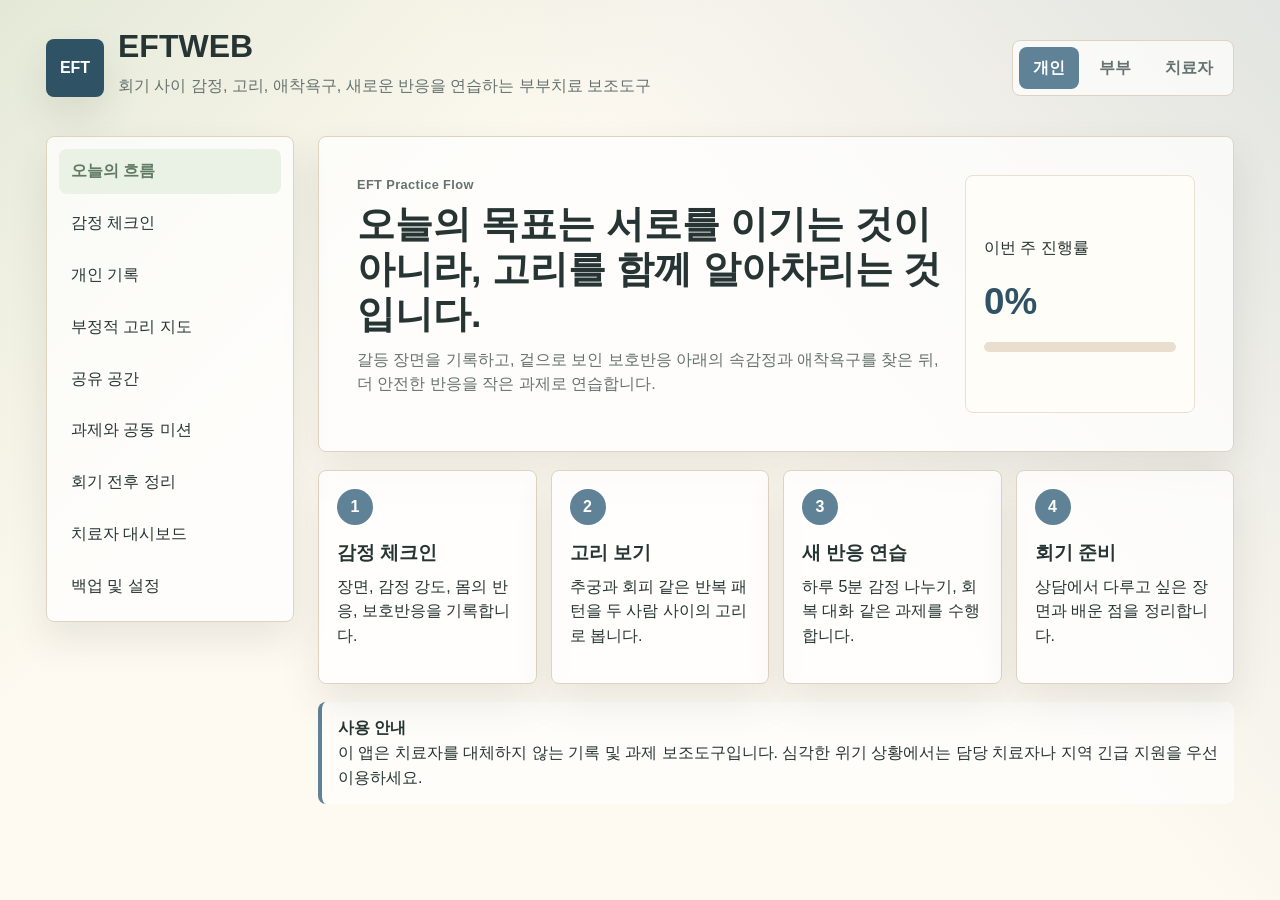
<file: index.html>
<!doctype html>
<html lang="ko">
<head>
  <meta charset="utf-8">
  <meta name="viewport" content="width=device-width, initial-scale=1">
  <title>EFTWEB v1 - 정서중심 부부치료 보조도구</title>
  <link rel="stylesheet" href="style.css">
</head>
<body>
  <header class="topbar">
    <div class="brand">
      <div class="brand-badge" aria-hidden="true">EFT</div>
      <div>
        <h1>EFTWEB</h1>
        <p>회기 사이 감정, 고리, 애착욕구, 새로운 반응을 연습하는 부부치료 보조도구</p>
      </div>
    </div>

    <div class="role-switcher" aria-label="사용자 역할 선택">
      <button class="role-button active" type="button" data-role="personal">개인</button>
      <button class="role-button" type="button" data-role="couple">부부</button>
      <button class="role-button" type="button" data-role="therapist">치료자</button>
    </div>
  </header>

  <main class="layout">
    <nav class="side-nav" aria-label="앱 메뉴">
      <button class="nav-item active" type="button" data-view="home">오늘의 흐름</button>
      <button class="nav-item" type="button" data-view="checkin">감정 체크인</button>
      <button class="nav-item" type="button" data-view="records">개인 기록</button>
      <button class="nav-item" type="button" data-view="cycle">부정적 고리 지도</button>
      <button class="nav-item" type="button" data-view="share">공유 공간</button>
      <button class="nav-item" type="button" data-view="missions">과제와 공동 미션</button>
      <button class="nav-item" type="button" data-view="sessions">회기 전후 정리</button>
      <button class="nav-item" type="button" data-view="dashboard">치료자 대시보드</button>
      <button class="nav-item" type="button" data-view="settings">백업 및 설정</button>
    </nav>

    <section class="workspace">
      <section class="view active" id="home">
        <div class="hero">
          <div>
            <p class="eyebrow">EFT Practice Flow</p>
            <h2>오늘의 목표는 서로를 이기는 것이 아니라, 고리를 함께 알아차리는 것입니다.</h2>
            <p>갈등 장면을 기록하고, 겉으로 보인 보호반응 아래의 속감정과 애착욕구를 찾은 뒤, 더 안전한 반응을 작은 과제로 연습합니다.</p>
          </div>
          <div class="hero-card">
            <span>이번 주 진행률</span>
            <strong id="homeProgress">0%</strong>
            <div class="progress-track"><div id="homeProgressBar"></div></div>
          </div>
        </div>

        <div class="flow-grid">
          <button class="flow-card" type="button" data-jump="checkin">
            <span>1</span>
            <h3>감정 체크인</h3>
            <p>장면, 감정 강도, 몸의 반응, 보호반응을 기록합니다.</p>
          </button>
          <button class="flow-card" type="button" data-jump="cycle">
            <span>2</span>
            <h3>고리 보기</h3>
            <p>추궁과 회피 같은 반복 패턴을 두 사람 사이의 고리로 봅니다.</p>
          </button>
          <button class="flow-card" type="button" data-jump="missions">
            <span>3</span>
            <h3>새 반응 연습</h3>
            <p>하루 5분 감정 나누기, 회복 대화 같은 과제를 수행합니다.</p>
          </button>
          <button class="flow-card" type="button" data-jump="sessions">
            <span>4</span>
            <h3>회기 준비</h3>
            <p>상담에서 다루고 싶은 장면과 배운 점을 정리합니다.</p>
          </button>
        </div>

        <div class="notice compact">
          <strong>사용 안내</strong>
          <p>이 앱은 치료자를 대체하지 않는 기록 및 과제 보조도구입니다. 심각한 위기 상황에서는 담당 치료자나 지역 긴급 지원을 우선 이용하세요.</p>
        </div>
      </section>

      <section class="view" id="checkin">
        <div class="section-head">
          <p class="eyebrow">Emotion Check-in</p>
          <h2>오늘 관계에서 올라온 감정을 단계별로 기록합니다.</h2>
          <p>겉반응을 비난하기보다, 그 반응이 지키려 했던 마음을 찾는 흐름입니다.</p>
        </div>

        <form class="panel step-form" id="checkinForm">
          <div class="step active" data-step="1">
            <h3>1. 장면과 감정</h3>
            <div class="form-grid">
              <label>작성자
                <select name="author" required>
                  <option value="나">나</option>
                  <option value="배우자 A">배우자 A</option>
                  <option value="배우자 B">배우자 B</option>
                </select>
              </label>
              <label>관계 날씨
                <select name="weather">
                  <option>조심스러움</option>
                  <option>가까움</option>
                  <option>거리감</option>
                  <option>긴장감</option>
                  <option>회복 중</option>
                </select>
              </label>
              <label class="span-2">갈등 또는 감정이 움직인 장면
                <textarea name="scene" required placeholder="언제, 어디서, 어떤 말이나 행동 때문에 감정이 커졌나요?"></textarea>
              </label>
              <label>주된 감정
                <input name="emotion" required placeholder="예: 서운함, 외로움, 불안, 수치심">
              </label>
              <label>감정 강도 <output id="intensityLabel">5</output>/10
                <input name="intensity" id="intensityInput" type="range" min="1" max="10" value="5">
              </label>
              <label class="span-2">몸의 반응
                <input name="body" placeholder="예: 가슴이 답답함, 어깨가 굳음, 목이 메임">
              </label>
            </div>
          </div>

          <div class="step" data-step="2">
            <h3>2. 보호반응 아래의 속마음</h3>
            <div class="form-grid">
              <label>겉으로 보인 보호반응
                <select name="protective">
                  <option>따지고 확인했다</option>
                  <option>비난하거나 공격했다</option>
                  <option>설명하고 방어했다</option>
                  <option>침묵하거나 물러났다</option>
                  <option>달래고 맞추려 했다</option>
                  <option>괜찮은 척했다</option>
                </select>
              </label>
              <label>그때의 자동 생각
                <input name="thought" placeholder="예: 또 나는 혼자인가 봐">
              </label>
              <label class="span-2">그 아래의 일차정서
                <textarea name="primary" placeholder="예: 사실은 내가 중요하지 않은 사람처럼 느껴져서 무서웠다"></textarea>
              </label>
              <label class="span-2">배우자에게 바랐던 반응
                <textarea name="need" placeholder="예: 잠깐 멈추고 내 마음을 들어주길 바랐다"></textarea>
              </label>
            </div>
          </div>

          <div class="step" data-step="3">
            <h3>3. 새롭게 시도할 반응</h3>
            <div class="form-grid">
              <label class="span-2">다음번에 시도할 더 안전한 표현
                <textarea name="newResponse" placeholder="예: 당신 탓이라고 말하기보다, 지금 내가 멀어진 느낌이 들어 불안하다고 말해보기"></textarea>
              </label>
              <fieldset class="share-box span-2">
                <legend>공유 범위</legend>
                <label><input type="checkbox" name="sharePartner"> 배우자와 공유</label>
                <label><input type="checkbox" name="shareTherapist"> 치료자와 공유</label>
              </fieldset>
              <p class="share-note span-2">공유는 나중에 개인 기록 화면에서 언제든 변경할 수 있습니다.</p>
            </div>
          </div>

          <div class="form-actions">
            <button class="secondary-button" id="prevStep" type="button">이전</button>
            <button class="secondary-button" id="nextStep" type="button">다음</button>
            <button class="primary-button hidden" id="saveCheckin" type="submit">체크인 저장</button>
          </div>
        </form>
      </section>

      <section class="view" id="records">
        <div class="section-head">
          <p class="eyebrow">Private Records</p>
          <h2>개인 기록 공간</h2>
          <p>기록은 기본적으로 나의 공간에 저장됩니다. 필요할 때만 공유 범위를 바꿀 수 있습니다.</p>
        </div>
        <div class="toolbar">
          <select id="recordFilter" aria-label="기록 필터">
            <option value="all">전체</option>
            <option value="private">나만 보기</option>
            <option value="partner">배우자 공유</option>
            <option value="therapist">치료자 공유</option>
          </select>
          <input id="recordSearch" placeholder="감정, 장면, 욕구 검색">
        </div>
        <div class="card-list" id="recordList"></div>
      </section>

      <section class="view" id="cycle">
        <div class="section-head">
          <p class="eyebrow">Negative Cycle Map</p>
          <h2>우리의 부정적 고리 지도</h2>
          <p>두 사람의 겉반응이 서로의 두려움을 자극하는 방식을 한 화면에 정리합니다.</p>
        </div>

        <form class="panel" id="cycleForm">
          <div class="cycle-editor">
            <div>
              <h3>배우자 A</h3>
              <label>겉반응<input name="aAction" placeholder="예: 따지고 확인한다"></label>
              <label>속감정<textarea name="aPrimary" placeholder="예: 나는 중요하지 않은 것 같아 외롭다"></textarea></label>
              <label>애착욕구<input name="aNeed" placeholder="예: 나를 선택한다는 확신"></label>
              <label>새 반응<input name="aNew" placeholder="예: 불안을 부드럽게 말하기"></label>
            </div>
            <div>
              <h3>배우자 B</h3>
              <label>겉반응<input name="bAction" placeholder="예: 침묵하고 피한다"></label>
              <label>속감정<textarea name="bPrimary" placeholder="예: 또 실패할까 봐 두렵다"></textarea></label>
              <label>애착욕구<input name="bNeed" placeholder="예: 비난받지 않고 다가갈 안전감"></label>
              <label>새 반응<input name="bNew" placeholder="예: 잠깐 시간이 필요하다고 말하고 돌아오기"></label>
            </div>
          </div>
          <button class="primary-button" type="submit">고리 지도 저장</button>
        </form>
        <div id="cycleMap" class="cycle-map"></div>
      </section>

      <section class="view" id="share">
        <div class="section-head">
          <p class="eyebrow">Shared Room</p>
          <h2>공유 공간</h2>
          <p>배우자와 공유하기로 선택한 기록만 모아 봅니다. 반박보다 이해를 먼저 연습하는 공간입니다.</p>
        </div>
        <div class="conversation-guide">
          <span>읽기 문장</span>
          <strong>“내가 들은 바로는, 그때 당신은 ... 느꼈다는 거구나.”</strong>
        </div>
        <div class="card-list" id="sharedList"></div>
      </section>

      <section class="view" id="missions">
        <div class="section-head">
          <p class="eyebrow">Missions</p>
          <h2>치료 과제와 공동 미션</h2>
          <p>개인 알아차림 과제와 부부 공동 대화를 회기 사이에 작게 실천합니다.</p>
        </div>

        <form class="panel mission-form" id="missionForm">
          <input name="title" required placeholder="치료자가 제안한 새 과제">
          <select name="type">
            <option value="개인">개인</option>
            <option value="공동">공동</option>
          </select>
          <input name="due" type="date" aria-label="마감일">
          <button class="primary-button" type="submit">과제 추가</button>
        </form>
        <div class="mission-board" id="missionList"></div>
      </section>

      <section class="view" id="sessions">
        <div class="section-head">
          <p class="eyebrow">Session Notes</p>
          <h2>회기 전후 정리</h2>
          <p>상담 전에는 다루고 싶은 장면을, 상담 후에는 새롭게 이해한 감정과 연습할 반응을 정리합니다.</p>
        </div>

        <form class="panel form-grid" id="sessionForm">
          <label>구분
            <select name="kind">
              <option value="회기 전">회기 전</option>
              <option value="회기 후">회기 후</option>
            </select>
          </label>
          <label>회기 날짜
            <input name="date" type="date" required>
          </label>
          <label class="span-2">지난주 힘들었던 장면 / 새롭게 알게 된 감정
            <textarea name="scene" required></textarea>
          </label>
          <label class="span-2">회기에서 다루고 싶은 주제 / 배우자에 대해 이해한 점
            <textarea name="insight"></textarea>
          </label>
          <label class="span-2">이번 주 연습할 반응 / 치료자 과제
            <textarea name="practice"></textarea>
          </label>
          <button class="primary-button span-2" type="submit">회기 메모 저장</button>
        </form>
        <div class="card-list" id="sessionList"></div>
      </section>

      <section class="view" id="dashboard">
        <div class="section-head">
          <p class="eyebrow">Therapist Dashboard</p>
          <h2>치료자 대시보드</h2>
          <p>공유된 기록, 고리 지도, 미션 수행 상태, 회기 메모를 회기 준비용으로 확인합니다.</p>
        </div>
        <div class="stats-grid" id="statsGrid"></div>
        <div class="dashboard-grid">
          <article class="panel">
            <h3>최근 공유 체크인</h3>
            <div id="dashCheckins"></div>
          </article>
          <article class="panel">
            <h3>고리 핵심</h3>
            <div id="dashCycle"></div>
          </article>
          <article class="panel">
            <h3>미션 상태</h3>
            <div id="dashMissions"></div>
          </article>
          <article class="panel">
            <h3>회기 메모</h3>
            <div id="dashSessions"></div>
          </article>
        </div>
      </section>

      <section class="view" id="settings">
        <div class="section-head">
          <p class="eyebrow">Backup</p>
          <h2>백업 및 설정</h2>
          <p>현재 브라우저의 localStorage에 저장된 데이터를 내보내거나 복원합니다.</p>
        </div>
        <div class="settings-grid">
          <article class="panel">
            <h3>데이터 백업</h3>
            <p>JSON 파일로 저장해 치료자와 회기 준비 자료로 사용할 수 있습니다.</p>
            <button class="primary-button" id="exportBtn" type="button">JSON 내보내기</button>
          </article>
          <article class="panel">
            <h3>데이터 복원</h3>
            <p>이 앱에서 내보낸 JSON 파일을 다시 불러옵니다.</p>
            <input id="importFile" type="file" accept="application/json">
          </article>
          <article class="panel">
            <h3>프로토타입 안내</h3>
            <p>현재 버전은 실제 로그인, 서버 저장, 암호화가 없는 HTML 프로토타입입니다. 같은 브라우저 안에서만 데이터가 유지됩니다.</p>
          </article>
        </div>
      </section>
    </section>
  </main>

  <template id="emptyTemplate">
    <div class="empty-state">아직 저장된 내용이 없습니다.</div>
  </template>

  <script src="script.js"></script>
</body>
</html>
</file>
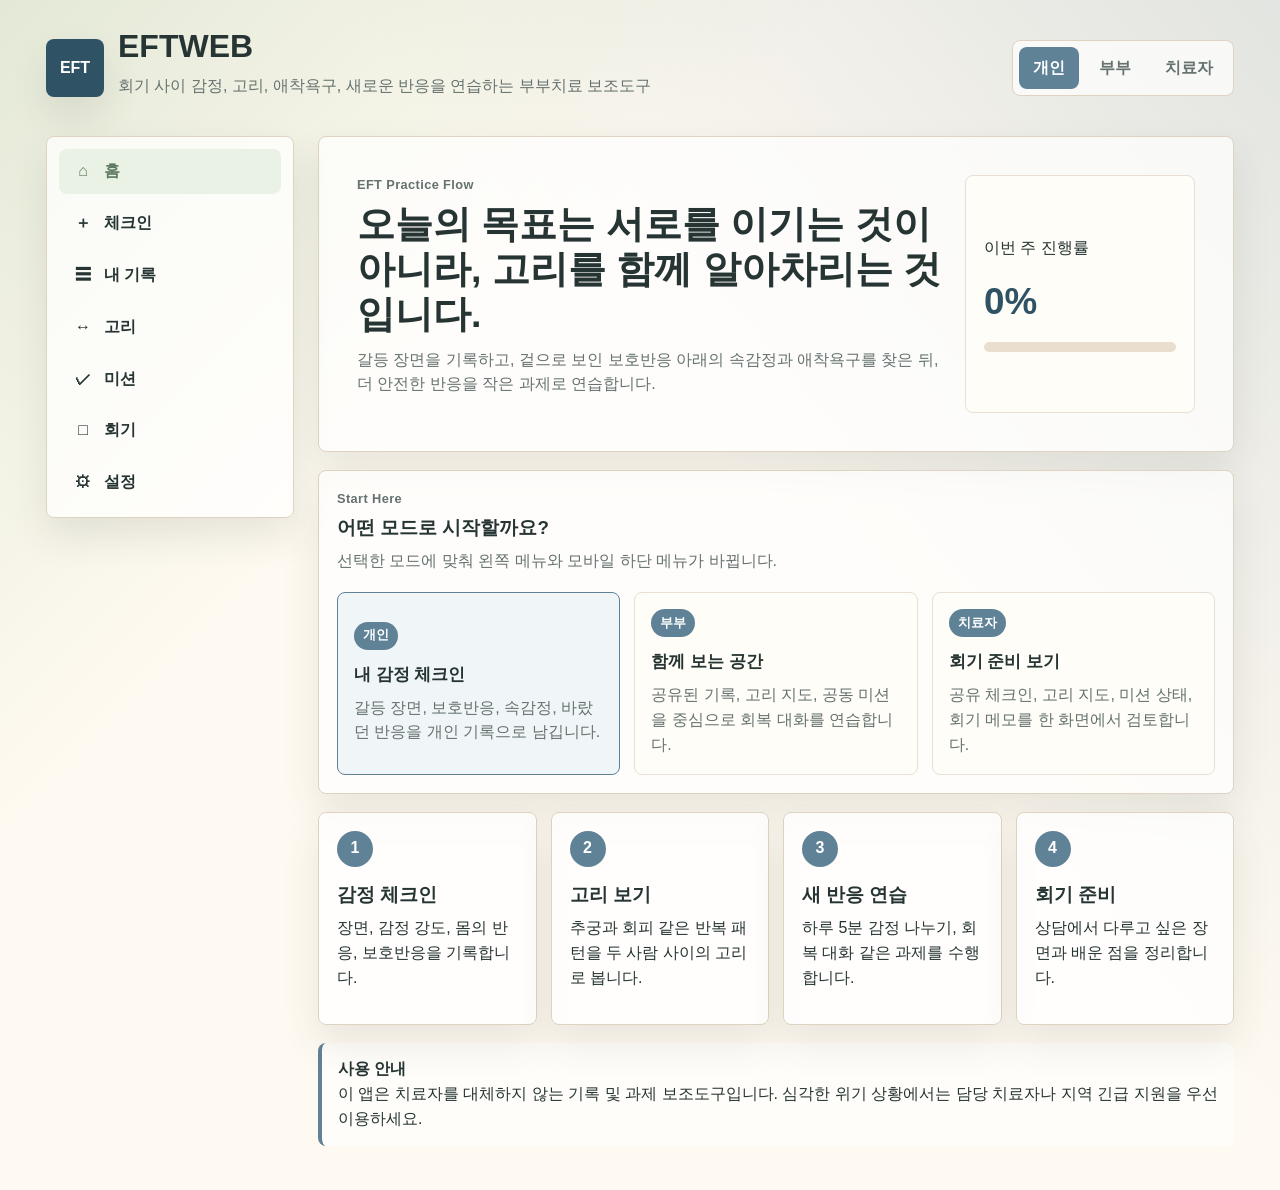
<file: EFTWEB_v2/index.html>
<!doctype html>
<html lang="ko">
<head>
  <meta charset="utf-8">
  <meta name="viewport" content="width=device-width, initial-scale=1">
  <title>EFTWEB v2 - 정서중심 부부치료 보조도구</title>
  <link rel="stylesheet" href="style.css">
</head>
<body>
  <header class="topbar">
    <div class="brand">
      <div class="brand-badge" aria-hidden="true">EFT</div>
      <div>
        <h1>EFTWEB</h1>
        <p>회기 사이 감정, 고리, 애착욕구, 새로운 반응을 연습하는 부부치료 보조도구</p>
      </div>
    </div>

    <div class="role-switcher" aria-label="현재 사용 모드">
      <button class="role-button active" type="button" data-role="personal">개인</button>
      <button class="role-button" type="button" data-role="couple">부부</button>
      <button class="role-button" type="button" data-role="therapist">치료자</button>
    </div>
  </header>

  <main class="layout">
    <nav class="side-nav" id="sideNav" aria-label="현재 모드 메뉴">
    </nav>

    <section class="workspace">
      <section class="view active" id="home">
        <div class="hero">
          <div>
            <p class="eyebrow">EFT Practice Flow</p>
            <h2>오늘의 목표는 서로를 이기는 것이 아니라, 고리를 함께 알아차리는 것입니다.</h2>
            <p>갈등 장면을 기록하고, 겉으로 보인 보호반응 아래의 속감정과 애착욕구를 찾은 뒤, 더 안전한 반응을 작은 과제로 연습합니다.</p>
          </div>
          <div class="hero-card">
            <span>이번 주 진행률</span>
            <strong id="homeProgress">0%</strong>
            <div class="progress-track"><div id="homeProgressBar"></div></div>
          </div>
        </div>

        <div class="onboarding-panel">
          <div class="section-head compact-head">
            <p class="eyebrow">Start Here</p>
            <h3>어떤 모드로 시작할까요?</h3>
            <p>선택한 모드에 맞춰 왼쪽 메뉴와 모바일 하단 메뉴가 바뀝니다.</p>
          </div>
          <div class="role-card-grid">
            <button class="role-start-card active" type="button" data-start-role="personal" data-start-view="checkin">
              <span>개인</span>
              <strong>내 감정 체크인</strong>
              <p>갈등 장면, 보호반응, 속감정, 바랐던 반응을 개인 기록으로 남깁니다.</p>
            </button>
            <button class="role-start-card" type="button" data-start-role="couple" data-start-view="share">
              <span>부부</span>
              <strong>함께 보는 공간</strong>
              <p>공유된 기록, 고리 지도, 공동 미션을 중심으로 회복 대화를 연습합니다.</p>
            </button>
            <button class="role-start-card" type="button" data-start-role="therapist" data-start-view="dashboard">
              <span>치료자</span>
              <strong>회기 준비 보기</strong>
              <p>공유 체크인, 고리 지도, 미션 상태, 회기 메모를 한 화면에서 검토합니다.</p>
            </button>
          </div>
        </div>

        <div class="flow-grid">
          <button class="flow-card" type="button" data-jump="checkin">
            <span>1</span>
            <h3>감정 체크인</h3>
            <p>장면, 감정 강도, 몸의 반응, 보호반응을 기록합니다.</p>
          </button>
          <button class="flow-card" type="button" data-jump="cycle">
            <span>2</span>
            <h3>고리 보기</h3>
            <p>추궁과 회피 같은 반복 패턴을 두 사람 사이의 고리로 봅니다.</p>
          </button>
          <button class="flow-card" type="button" data-jump="missions">
            <span>3</span>
            <h3>새 반응 연습</h3>
            <p>하루 5분 감정 나누기, 회복 대화 같은 과제를 수행합니다.</p>
          </button>
          <button class="flow-card" type="button" data-jump="sessions">
            <span>4</span>
            <h3>회기 준비</h3>
            <p>상담에서 다루고 싶은 장면과 배운 점을 정리합니다.</p>
          </button>
        </div>

        <div class="notice compact">
          <strong>사용 안내</strong>
          <p>이 앱은 치료자를 대체하지 않는 기록 및 과제 보조도구입니다. 심각한 위기 상황에서는 담당 치료자나 지역 긴급 지원을 우선 이용하세요.</p>
        </div>
      </section>

      <section class="view" id="checkin">
        <div class="section-head">
          <p class="eyebrow">Emotion Check-in</p>
          <h2>오늘 관계에서 올라온 감정을 단계별로 기록합니다.</h2>
          <p>겉반응을 비난하기보다, 그 반응이 지키려 했던 마음을 찾는 흐름입니다.</p>
        </div>

        <form class="panel step-form" id="checkinForm">
          <div class="step active" data-step="1">
            <h3>1. 장면과 감정</h3>
            <div class="form-grid">
              <label>작성자
                <select name="author" required>
                  <option value="나">나</option>
                  <option value="배우자 A">배우자 A</option>
                  <option value="배우자 B">배우자 B</option>
                </select>
              </label>
              <label>관계 날씨
                <select name="weather">
                  <option>조심스러움</option>
                  <option>가까움</option>
                  <option>거리감</option>
                  <option>긴장감</option>
                  <option>회복 중</option>
                </select>
              </label>
              <label class="span-2">갈등 또는 감정이 움직인 장면
                <textarea name="scene" required placeholder="언제, 어디서, 어떤 말이나 행동 때문에 감정이 커졌나요?"></textarea>
              </label>
              <label>주된 감정
                <input name="emotion" required placeholder="예: 서운함, 외로움, 불안, 수치심">
              </label>
              <label>감정 강도 <output id="intensityLabel">5</output>/10
                <input name="intensity" id="intensityInput" type="range" min="1" max="10" value="5">
              </label>
              <label class="span-2">몸의 반응
                <input name="body" placeholder="예: 가슴이 답답함, 어깨가 굳음, 목이 메임">
              </label>
            </div>
          </div>

          <div class="step" data-step="2">
            <h3>2. 보호반응 아래의 속마음</h3>
            <div class="form-grid">
              <label>겉으로 보인 보호반응
                <select name="protective">
                  <option>따지고 확인했다</option>
                  <option>비난하거나 공격했다</option>
                  <option>설명하고 방어했다</option>
                  <option>침묵하거나 물러났다</option>
                  <option>달래고 맞추려 했다</option>
                  <option>괜찮은 척했다</option>
                </select>
              </label>
              <label>그때의 자동 생각
                <input name="thought" placeholder="예: 또 나는 혼자인가 봐">
              </label>
              <label class="span-2">그 아래의 일차정서
                <textarea name="primary" placeholder="예: 사실은 내가 중요하지 않은 사람처럼 느껴져서 무서웠다"></textarea>
              </label>
              <label class="span-2">배우자에게 바랐던 반응
                <textarea name="need" placeholder="예: 잠깐 멈추고 내 마음을 들어주길 바랐다"></textarea>
              </label>
            </div>
          </div>

          <div class="step" data-step="3">
            <h3>3. 새롭게 시도할 반응</h3>
            <div class="form-grid">
              <label class="span-2">다음번에 시도할 더 안전한 표현
                <textarea name="newResponse" placeholder="예: 당신 탓이라고 말하기보다, 지금 내가 멀어진 느낌이 들어 불안하다고 말해보기"></textarea>
              </label>
              <fieldset class="share-box span-2">
                <legend>공유 범위</legend>
                <label><input type="checkbox" name="sharePartner"> 배우자와 공유</label>
                <label><input type="checkbox" name="shareTherapist"> 치료자와 공유</label>
              </fieldset>
              <p class="share-note span-2">공유는 나중에 개인 기록 화면에서 언제든 변경할 수 있습니다.</p>
            </div>
          </div>

          <div class="form-actions">
            <button class="secondary-button" id="prevStep" type="button">이전</button>
            <button class="secondary-button" id="nextStep" type="button">다음</button>
            <button class="primary-button hidden" id="saveCheckin" type="submit">체크인 저장</button>
          </div>
        </form>
      </section>

      <section class="view" id="records">
        <div class="section-head">
          <p class="eyebrow">Private Records</p>
          <h2>개인 기록 공간</h2>
          <p>기록은 기본적으로 나의 공간에 저장됩니다. 필요할 때만 공유 범위를 바꿀 수 있습니다.</p>
        </div>
        <div class="toolbar">
          <select id="recordFilter" aria-label="기록 필터">
            <option value="all">전체</option>
            <option value="private">나만 보기</option>
            <option value="partner">배우자 공유</option>
            <option value="therapist">치료자 공유</option>
          </select>
          <input id="recordSearch" placeholder="감정, 장면, 욕구 검색">
        </div>
        <div class="card-list" id="recordList"></div>
      </section>

      <section class="view" id="cycle">
        <div class="section-head">
          <p class="eyebrow">Negative Cycle Map</p>
          <h2>우리의 부정적 고리 지도</h2>
          <p>두 사람의 겉반응이 서로의 두려움을 자극하는 방식을 한 화면에 정리합니다.</p>
        </div>

        <form class="panel" id="cycleForm">
          <div class="cycle-editor">
            <div>
              <h3>배우자 A</h3>
              <label>겉반응<input name="aAction" placeholder="예: 따지고 확인한다"></label>
              <label>속감정<textarea name="aPrimary" placeholder="예: 나는 중요하지 않은 것 같아 외롭다"></textarea></label>
              <label>애착욕구<input name="aNeed" placeholder="예: 나를 선택한다는 확신"></label>
              <label>새 반응<input name="aNew" placeholder="예: 불안을 부드럽게 말하기"></label>
            </div>
            <div>
              <h3>배우자 B</h3>
              <label>겉반응<input name="bAction" placeholder="예: 침묵하고 피한다"></label>
              <label>속감정<textarea name="bPrimary" placeholder="예: 또 실패할까 봐 두렵다"></textarea></label>
              <label>애착욕구<input name="bNeed" placeholder="예: 비난받지 않고 다가갈 안전감"></label>
              <label>새 반응<input name="bNew" placeholder="예: 잠깐 시간이 필요하다고 말하고 돌아오기"></label>
            </div>
          </div>
          <button class="primary-button" type="submit">고리 지도 저장</button>
        </form>
        <div id="cycleMap" class="cycle-map"></div>
      </section>

      <section class="view" id="share">
        <div class="section-head">
          <p class="eyebrow">Shared Room</p>
          <h2>공유 공간</h2>
          <p>배우자와 공유하기로 선택한 기록만 모아 봅니다. 반박보다 이해를 먼저 연습하는 공간입니다.</p>
        </div>
        <div class="conversation-guide">
          <span>읽기 문장</span>
          <strong>“내가 들은 바로는, 그때 당신은 ... 느꼈다는 거구나.”</strong>
        </div>
        <div class="card-list" id="sharedList"></div>
      </section>

      <section class="view" id="missions">
        <div class="section-head">
          <p class="eyebrow">Missions</p>
          <h2>치료 과제와 공동 미션</h2>
          <p>개인 알아차림 과제와 부부 공동 대화를 회기 사이에 작게 실천합니다.</p>
        </div>

        <form class="panel mission-form" id="missionForm">
          <input name="title" required placeholder="치료자가 제안한 새 과제">
          <select name="type">
            <option value="개인">개인</option>
            <option value="공동">공동</option>
          </select>
          <input name="due" type="date" aria-label="마감일">
          <button class="primary-button" type="submit">과제 추가</button>
        </form>
        <div class="mission-board" id="missionList"></div>
      </section>

      <section class="view" id="sessions">
        <div class="section-head">
          <p class="eyebrow">Session Notes</p>
          <h2>회기 전후 정리</h2>
          <p>상담 전에는 다루고 싶은 장면을, 상담 후에는 새롭게 이해한 감정과 연습할 반응을 정리합니다.</p>
        </div>

        <form class="panel form-grid" id="sessionForm">
          <label>구분
            <select name="kind">
              <option value="회기 전">회기 전</option>
              <option value="회기 후">회기 후</option>
            </select>
          </label>
          <label>회기 날짜
            <input name="date" type="date" required>
          </label>
          <label class="span-2">지난주 힘들었던 장면 / 새롭게 알게 된 감정
            <textarea name="scene" required></textarea>
          </label>
          <label class="span-2">회기에서 다루고 싶은 주제 / 배우자에 대해 이해한 점
            <textarea name="insight"></textarea>
          </label>
          <label class="span-2">이번 주 연습할 반응 / 치료자 과제
            <textarea name="practice"></textarea>
          </label>
          <button class="primary-button span-2" type="submit">회기 메모 저장</button>
        </form>
        <div class="card-list" id="sessionList"></div>
      </section>

      <section class="view" id="dashboard">
        <div class="section-head">
          <p class="eyebrow">Therapist Dashboard</p>
          <h2>치료자 대시보드</h2>
          <p>공유된 기록, 고리 지도, 미션 수행 상태, 회기 메모를 회기 준비용으로 확인합니다.</p>
        </div>
        <div class="stats-grid" id="statsGrid"></div>
        <div class="dashboard-grid">
          <article class="panel">
            <h3>최근 공유 체크인</h3>
            <div id="dashCheckins"></div>
          </article>
          <article class="panel">
            <h3>고리 핵심</h3>
            <div id="dashCycle"></div>
          </article>
          <article class="panel">
            <h3>미션 상태</h3>
            <div id="dashMissions"></div>
          </article>
          <article class="panel">
            <h3>회기 메모</h3>
            <div id="dashSessions"></div>
          </article>
        </div>
      </section>

      <section class="view" id="settings">
        <div class="section-head">
          <p class="eyebrow">Backup</p>
          <h2>백업 및 설정</h2>
          <p>현재 브라우저의 localStorage에 저장된 데이터를 내보내거나 복원합니다.</p>
        </div>
        <div class="settings-grid">
          <article class="panel">
            <h3>데이터 백업</h3>
            <p>JSON 파일로 저장해 치료자와 회기 준비 자료로 사용할 수 있습니다.</p>
            <button class="primary-button" id="exportBtn" type="button">JSON 내보내기</button>
          </article>
          <article class="panel">
            <h3>데이터 복원</h3>
            <p>이 앱에서 내보낸 JSON 파일을 다시 불러옵니다.</p>
            <input id="importFile" type="file" accept="application/json">
          </article>
          <article class="panel">
            <h3>프로토타입 안내</h3>
            <p>현재 버전은 실제 로그인, 서버 저장, 암호화가 없는 HTML 프로토타입입니다. 같은 브라우저 안에서만 데이터가 유지됩니다.</p>
          </article>
        </div>
      </section>
    </section>
  </main>

  <nav class="bottom-nav" id="bottomNav" aria-label="모바일 빠른 메뉴">
  </nav>

  <template id="emptyTemplate">
    <div class="empty-state">아직 저장된 내용이 없습니다.</div>
  </template>

  <script src="script.js"></script>
</body>
</html>
</file>
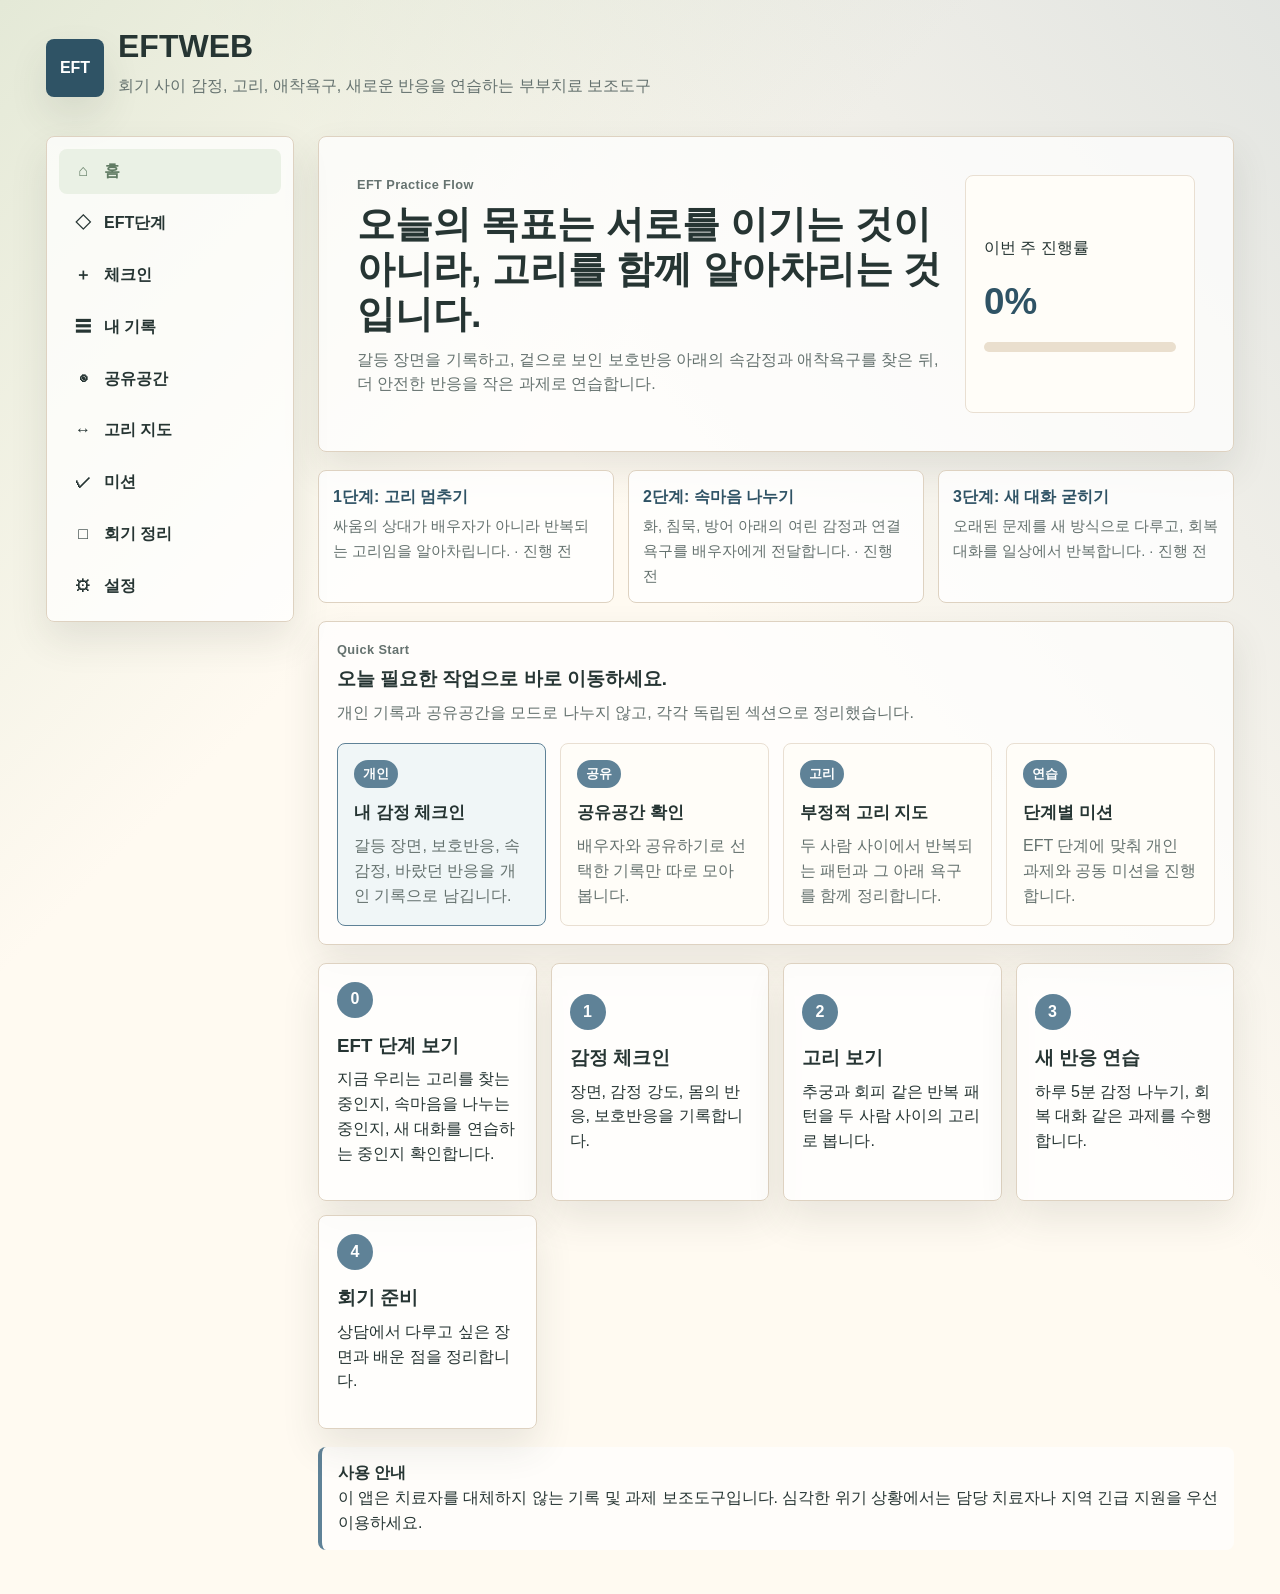
<file: EFTWEB_v3/index.html>
<!doctype html>
<html lang="ko">
<head>
  <meta charset="utf-8">
  <meta name="viewport" content="width=device-width, initial-scale=1">
  <title>EFTWEB v3 - 정서중심 부부치료 보조도구</title>
  <link rel="stylesheet" href="style.css">
</head>
<body>
  <header class="topbar">
    <div class="brand">
      <div class="brand-badge" aria-hidden="true">EFT</div>
      <div>
        <h1>EFTWEB</h1>
        <p>회기 사이 감정, 고리, 애착욕구, 새로운 반응을 연습하는 부부치료 보조도구</p>
      </div>
    </div>

  </header>

  <main class="layout">
    <nav class="side-nav" id="sideNav" aria-label="앱 메뉴">
    </nav>

    <section class="workspace">
      <section class="view active" id="home">
        <div class="hero">
          <div>
            <p class="eyebrow">EFT Practice Flow</p>
            <h2>오늘의 목표는 서로를 이기는 것이 아니라, 고리를 함께 알아차리는 것입니다.</h2>
            <p>갈등 장면을 기록하고, 겉으로 보인 보호반응 아래의 속감정과 애착욕구를 찾은 뒤, 더 안전한 반응을 작은 과제로 연습합니다.</p>
          </div>
          <div class="hero-card">
            <span>이번 주 진행률</span>
            <strong id="homeProgress">0%</strong>
            <div class="progress-track"><div id="homeProgressBar"></div></div>
          </div>
        </div>

        <div class="stage-strip" id="homeStageStrip"></div>

        <div class="onboarding-panel">
          <div class="section-head compact-head">
            <p class="eyebrow">Quick Start</p>
            <h3>오늘 필요한 작업으로 바로 이동하세요.</h3>
            <p>개인 기록과 공유공간을 모드로 나누지 않고, 각각 독립된 섹션으로 정리했습니다.</p>
          </div>
          <div class="role-card-grid">
            <button class="role-start-card active" type="button" data-jump="checkin">
              <span>개인</span>
              <strong>내 감정 체크인</strong>
              <p>갈등 장면, 보호반응, 속감정, 바랐던 반응을 개인 기록으로 남깁니다.</p>
            </button>
            <button class="role-start-card" type="button" data-jump="share">
              <span>공유</span>
              <strong>공유공간 확인</strong>
              <p>배우자와 공유하기로 선택한 기록만 따로 모아 봅니다.</p>
            </button>
            <button class="role-start-card" type="button" data-jump="cycle">
              <span>고리</span>
              <strong>부정적 고리 지도</strong>
              <p>두 사람 사이에서 반복되는 패턴과 그 아래 욕구를 함께 정리합니다.</p>
            </button>
            <button class="role-start-card" type="button" data-jump="missions">
              <span>연습</span>
              <strong>단계별 미션</strong>
              <p>EFT 단계에 맞춰 개인 과제와 공동 미션을 진행합니다.</p>
            </button>
          </div>
        </div>

        <div class="flow-grid">
          <button class="flow-card" type="button" data-jump="stages">
            <span>0</span>
            <h3>EFT 단계 보기</h3>
            <p>지금 우리는 고리를 찾는 중인지, 속마음을 나누는 중인지, 새 대화를 연습하는 중인지 확인합니다.</p>
          </button>
          <button class="flow-card" type="button" data-jump="checkin">
            <span>1</span>
            <h3>감정 체크인</h3>
            <p>장면, 감정 강도, 몸의 반응, 보호반응을 기록합니다.</p>
          </button>
          <button class="flow-card" type="button" data-jump="cycle">
            <span>2</span>
            <h3>고리 보기</h3>
            <p>추궁과 회피 같은 반복 패턴을 두 사람 사이의 고리로 봅니다.</p>
          </button>
          <button class="flow-card" type="button" data-jump="missions">
            <span>3</span>
            <h3>새 반응 연습</h3>
            <p>하루 5분 감정 나누기, 회복 대화 같은 과제를 수행합니다.</p>
          </button>
          <button class="flow-card" type="button" data-jump="sessions">
            <span>4</span>
            <h3>회기 준비</h3>
            <p>상담에서 다루고 싶은 장면과 배운 점을 정리합니다.</p>
          </button>
        </div>

        <div class="notice compact">
          <strong>사용 안내</strong>
          <p>이 앱은 치료자를 대체하지 않는 기록 및 과제 보조도구입니다. 심각한 위기 상황에서는 담당 치료자나 지역 긴급 지원을 우선 이용하세요.</p>
        </div>
      </section>

      <section class="view" id="stages">
        <div class="section-head">
          <p class="eyebrow">EFT Roadmap</p>
          <h2>EFT 단계별 연습 지도</h2>
          <p>전문 용어보다 실제 대화에서 쓰기 쉬운 말로 정리했습니다. 지금 필요한 연습 단계를 선택해 체크하세요.</p>
        </div>

        <div class="stage-board" id="stageBoard"></div>

        <div class="panel stage-note">
          <h3>앱에서 쓰는 쉬운 표현</h3>
          <ul>
            <li><strong>부정적 고리</strong>: 한 사람이 문제라는 뜻이 아니라, 두 사람이 반복해서 빠지는 대화 패턴입니다.</li>
            <li><strong>일차정서</strong>: 화나 무시처럼 겉으로 보이는 반응 아래의 더 여린 감정입니다.</li>
            <li><strong>애착욕구</strong>: “나에게 와 줘”, “나를 중요하게 여겨 줘”, “안전하게 말하고 싶어” 같은 연결 욕구입니다.</li>
            <li><strong>새 반응</strong>: 비난·회피 대신 내 속마음과 욕구를 더 분명하고 부드럽게 말하는 시도입니다.</li>
          </ul>
        </div>
      </section>

      <section class="view" id="checkin">
        <div class="section-head">
          <p class="eyebrow">Emotion Check-in</p>
          <h2>오늘 관계에서 올라온 감정을 단계별로 기록합니다.</h2>
          <p>겉반응을 비난하기보다, 그 반응이 지키려 했던 마음을 찾는 흐름입니다.</p>
        </div>

        <form class="panel step-form" id="checkinForm">
          <div class="step active" data-step="1">
            <h3>1. 장면과 감정</h3>
            <div class="form-grid">
              <label>작성자
                <select name="author" required>
                  <option value="나">나</option>
                  <option value="배우자 A">배우자 A</option>
                  <option value="배우자 B">배우자 B</option>
                </select>
              </label>
              <label>관계 날씨
                <select name="weather">
                  <option>조심스러움</option>
                  <option>가까움</option>
                  <option>거리감</option>
                  <option>긴장감</option>
                  <option>회복 중</option>
                </select>
              </label>
              <label class="span-2">갈등 또는 감정이 움직인 장면
                <textarea name="scene" required placeholder="언제, 어디서, 어떤 말이나 행동 때문에 감정이 커졌나요?"></textarea>
              </label>
              <label>주된 감정
                <input name="emotion" required placeholder="예: 서운함, 외로움, 불안, 수치심">
              </label>
              <label>감정 강도 <output id="intensityLabel">5</output>/10
                <input name="intensity" id="intensityInput" type="range" min="1" max="10" value="5">
              </label>
              <label class="span-2">몸의 반응
                <input name="body" placeholder="예: 가슴이 답답함, 어깨가 굳음, 목이 메임">
              </label>
            </div>
          </div>

          <div class="step" data-step="2">
            <h3>2. 보호반응 아래의 속마음</h3>
            <div class="form-grid">
              <label>겉으로 보인 보호반응
                <select name="protective">
                  <option>따지고 확인했다</option>
                  <option>비난하거나 공격했다</option>
                  <option>설명하고 방어했다</option>
                  <option>침묵하거나 물러났다</option>
                  <option>달래고 맞추려 했다</option>
                  <option>괜찮은 척했다</option>
                </select>
              </label>
              <label>그때의 자동 생각
                <input name="thought" placeholder="예: 또 나는 혼자인가 봐">
              </label>
              <label class="span-2">탐색 단계
                <select name="eftStep">
                  <option value="1">1단계: 고리를 알아차리는 중</option>
                  <option value="2">2단계: 속감정과 욕구를 나누는 중</option>
                  <option value="3">3단계: 새 대화를 연습하는 중</option>
                </select>
              </label>
              <div class="helper-panel span-2">
                <div>
                  <h4>일차정서 찾기</h4>
                  <p>겉으로는 화가 났지만, 아래에는 이런 감정이 숨어 있을 수 있습니다.</p>
                  <div class="chip-row" data-helper-target="primary">
                    <button type="button">외로웠다</button>
                    <button type="button">버려질까 두려웠다</button>
                    <button type="button">중요하지 않은 사람 같았다</button>
                    <button type="button">부족한 사람처럼 느껴졌다</button>
                    <button type="button">다가가도 거절당할까 무서웠다</button>
                  </div>
                </div>
                <div>
                  <h4>애착욕구 찾기</h4>
                  <p>내가 정말 바랐던 반응을 요청의 말로 바꿔봅니다.</p>
                  <div class="chip-row" data-helper-target="need">
                    <button type="button">내 편이라고 느끼고 싶었다</button>
                    <button type="button">잠깐 멈추고 들어주길 바랐다</button>
                    <button type="button">나를 선택해준다는 확신이 필요했다</button>
                    <button type="button">비난 없이 가까이 오길 바랐다</button>
                    <button type="button">다시 연결될 수 있다는 신호가 필요했다</button>
                  </div>
                </div>
              </div>
              <label class="span-2">그 아래의 일차정서
                <textarea name="primary" placeholder="예: 사실은 내가 중요하지 않은 사람처럼 느껴져서 무서웠다"></textarea>
              </label>
              <label class="span-2">배우자에게 바랐던 반응
                <textarea name="need" placeholder="예: 잠깐 멈추고 내 마음을 들어주길 바랐다"></textarea>
              </label>
            </div>
          </div>

          <div class="step" data-step="3">
            <h3>3. 새롭게 시도할 반응</h3>
            <div class="form-grid">
              <label class="span-2">다음번에 시도할 더 안전한 표현
                <textarea name="newResponse" placeholder="예: 당신 탓이라고 말하기보다, 지금 내가 멀어진 느낌이 들어 불안하다고 말해보기"></textarea>
              </label>
              <fieldset class="share-box span-2">
                <legend>공유 범위</legend>
                <label><input type="checkbox" name="sharePartner"> 배우자와 공유</label>
              </fieldset>
              <p class="share-note span-2">공유는 나중에 개인 기록 화면에서 언제든 변경할 수 있습니다. 치료자용 공유와 검토 화면은 데이터베이스 연결 후 별도 포털로 분리할 예정입니다.</p>
            </div>
          </div>

          <div class="form-actions">
            <button class="secondary-button" id="prevStep" type="button">이전</button>
            <button class="secondary-button" id="nextStep" type="button">다음</button>
            <button class="primary-button hidden" id="saveCheckin" type="submit">체크인 저장</button>
          </div>
        </form>
      </section>

      <section class="view" id="records">
        <div class="section-head">
          <p class="eyebrow">Private Records</p>
          <h2>개인 기록 공간</h2>
          <p>기록은 기본적으로 나의 공간에 저장됩니다. 필요할 때만 공유 범위를 바꿀 수 있습니다.</p>
        </div>
        <div class="toolbar">
          <select id="recordFilter" aria-label="기록 필터">
            <option value="all">전체</option>
            <option value="private">나만 보기</option>
            <option value="partner">배우자 공유</option>
          </select>
          <input id="recordSearch" placeholder="감정, 장면, 욕구 검색">
        </div>
        <div class="card-list" id="recordList"></div>
      </section>

      <section class="view" id="cycle">
        <div class="section-head">
          <p class="eyebrow">Negative Cycle Map</p>
          <h2>우리의 부정적 고리 지도</h2>
          <p>두 사람의 겉반응이 서로의 두려움을 자극하는 방식을 한 화면에 정리합니다.</p>
        </div>

        <form class="panel" id="cycleForm">
          <div class="form-grid cycle-meta">
            <label>우리 고리의 이름
              <input name="cycleName" placeholder="예: 따지고-멀어지는 고리">
            </label>
            <label>고리가 시작되는 신호
              <input name="trigger" placeholder="예: 답장이 늦거나 표정이 굳어질 때">
            </label>
          </div>
          <div class="cycle-editor">
            <div>
              <h3>배우자 A</h3>
              <label>겉반응<input name="aAction" placeholder="예: 따지고 확인한다"></label>
              <label>속으로 해석한 뜻<input name="aMeaning" placeholder="예: 나는 또 밀려난 것 같다"></label>
              <label>속감정<textarea name="aPrimary" placeholder="예: 나는 중요하지 않은 것 같아 외롭다"></textarea></label>
              <label>애착욕구<input name="aNeed" placeholder="예: 나를 선택한다는 확신"></label>
              <label>새 반응<input name="aNew" placeholder="예: 불안을 부드럽게 말하기"></label>
            </div>
            <div>
              <h3>배우자 B</h3>
              <label>겉반응<input name="bAction" placeholder="예: 침묵하고 피한다"></label>
              <label>속으로 해석한 뜻<input name="bMeaning" placeholder="예: 나는 또 잘못한 사람이 된 것 같다"></label>
              <label>속감정<textarea name="bPrimary" placeholder="예: 또 실패할까 봐 두렵다"></textarea></label>
              <label>애착욕구<input name="bNeed" placeholder="예: 비난받지 않고 다가갈 안전감"></label>
              <label>새 반응<input name="bNew" placeholder="예: 잠깐 시간이 필요하다고 말하고 돌아오기"></label>
            </div>
          </div>
          <label class="cycle-exit">고리를 멈추는 공동 문장
            <input name="cycleExit" placeholder="예: 지금 우리 고리에 들어간 것 같아. 잠깐 멈추고 다시 말해보자.">
          </label>
          <button class="primary-button" type="submit">고리 지도 저장</button>
        </form>
        <div id="cycleMap" class="cycle-map"></div>
      </section>

      <section class="view" id="share">
        <div class="section-head">
          <p class="eyebrow">Shared Room</p>
          <h2>공유 공간</h2>
          <p>배우자와 공유하기로 선택한 기록만 모아 봅니다. 반박보다 이해를 먼저 연습하는 공간입니다.</p>
        </div>
        <div class="conversation-guide">
          <span>읽기 문장</span>
          <strong>“내가 들은 바로는, 그때 당신은 ... 느꼈다는 거구나.”</strong>
        </div>
        <div class="card-list" id="sharedList"></div>
      </section>

      <section class="view" id="missions">
        <div class="section-head">
          <p class="eyebrow">Missions</p>
          <h2>치료 과제와 공동 미션</h2>
          <p>개인 알아차림 과제와 부부 공동 대화를 회기 사이에 작게 실천합니다.</p>
        </div>

        <form class="panel mission-form" id="missionForm">
          <input name="title" required placeholder="새 과제 추가">
          <select name="type">
            <option value="개인">개인</option>
            <option value="공동">공동</option>
          </select>
          <select name="stage">
            <option value="1">1단계 고리 멈추기</option>
            <option value="2">2단계 속마음 나누기</option>
            <option value="3">3단계 새 대화 굳히기</option>
          </select>
          <input name="due" type="date" aria-label="마감일">
          <button class="primary-button" type="submit">과제 추가</button>
        </form>
        <div class="stage-filter" id="missionStageFilter" aria-label="미션 단계 필터"></div>
        <div class="mission-board" id="missionList"></div>
      </section>

      <section class="view" id="sessions">
        <div class="section-head">
          <p class="eyebrow">Session Notes</p>
          <h2>회기 전후 정리</h2>
          <p>상담 전에는 다루고 싶은 장면을, 상담 후에는 새롭게 이해한 감정과 연습할 반응을 정리합니다.</p>
        </div>

        <form class="panel form-grid" id="sessionForm">
          <label>구분
            <select name="kind">
              <option value="회기 전">회기 전</option>
              <option value="회기 후">회기 후</option>
            </select>
          </label>
          <label>회기 날짜
            <input name="date" type="date" required>
          </label>
          <label class="span-2">지난주 힘들었던 장면 / 새롭게 알게 된 감정
            <textarea name="scene" required></textarea>
          </label>
          <label class="span-2">회기에서 다루고 싶은 주제 / 배우자에 대해 이해한 점
            <textarea name="insight"></textarea>
          </label>
          <label class="span-2">이번 주 연습할 반응 / 다음 과제
            <textarea name="practice"></textarea>
          </label>
          <button class="primary-button span-2" type="submit">회기 메모 저장</button>
        </form>
        <div class="card-list" id="sessionList"></div>
      </section>

      <section class="view" id="settings">
        <div class="section-head">
          <p class="eyebrow">Backup</p>
          <h2>백업 및 설정</h2>
          <p>현재 브라우저의 localStorage에 저장된 데이터를 내보내거나 복원합니다.</p>
        </div>
        <div class="settings-grid">
          <article class="panel">
            <h3>데이터 백업</h3>
            <p>JSON 파일로 저장해 치료자와 회기 준비 자료로 사용할 수 있습니다.</p>
            <button class="primary-button" id="exportBtn" type="button">JSON 내보내기</button>
          </article>
          <article class="panel">
            <h3>데이터 복원</h3>
            <p>이 앱에서 내보낸 JSON 파일을 다시 불러옵니다.</p>
            <input id="importFile" type="file" accept="application/json">
          </article>
          <article class="panel">
            <h3>프로토타입 안내</h3>
            <p>현재 버전은 실제 로그인, 서버 저장, 암호화가 없는 HTML 프로토타입입니다. 같은 브라우저 안에서만 데이터가 유지됩니다.</p>
          </article>
          <article class="panel">
            <h3>치료자 연결 예정</h3>
            <p>치료자용 화면은 나중에 로그인과 데이터베이스를 연결한 뒤 별도 포털에서 제공하는 방향으로 분리합니다.</p>
          </article>
        </div>
      </section>
    </section>
  </main>

  <nav class="bottom-nav" id="bottomNav" aria-label="모바일 빠른 메뉴">
  </nav>

  <template id="emptyTemplate">
    <div class="empty-state">아직 저장된 내용이 없습니다.</div>
  </template>

  <script src="script.js"></script>
</body>
</html>
</file>
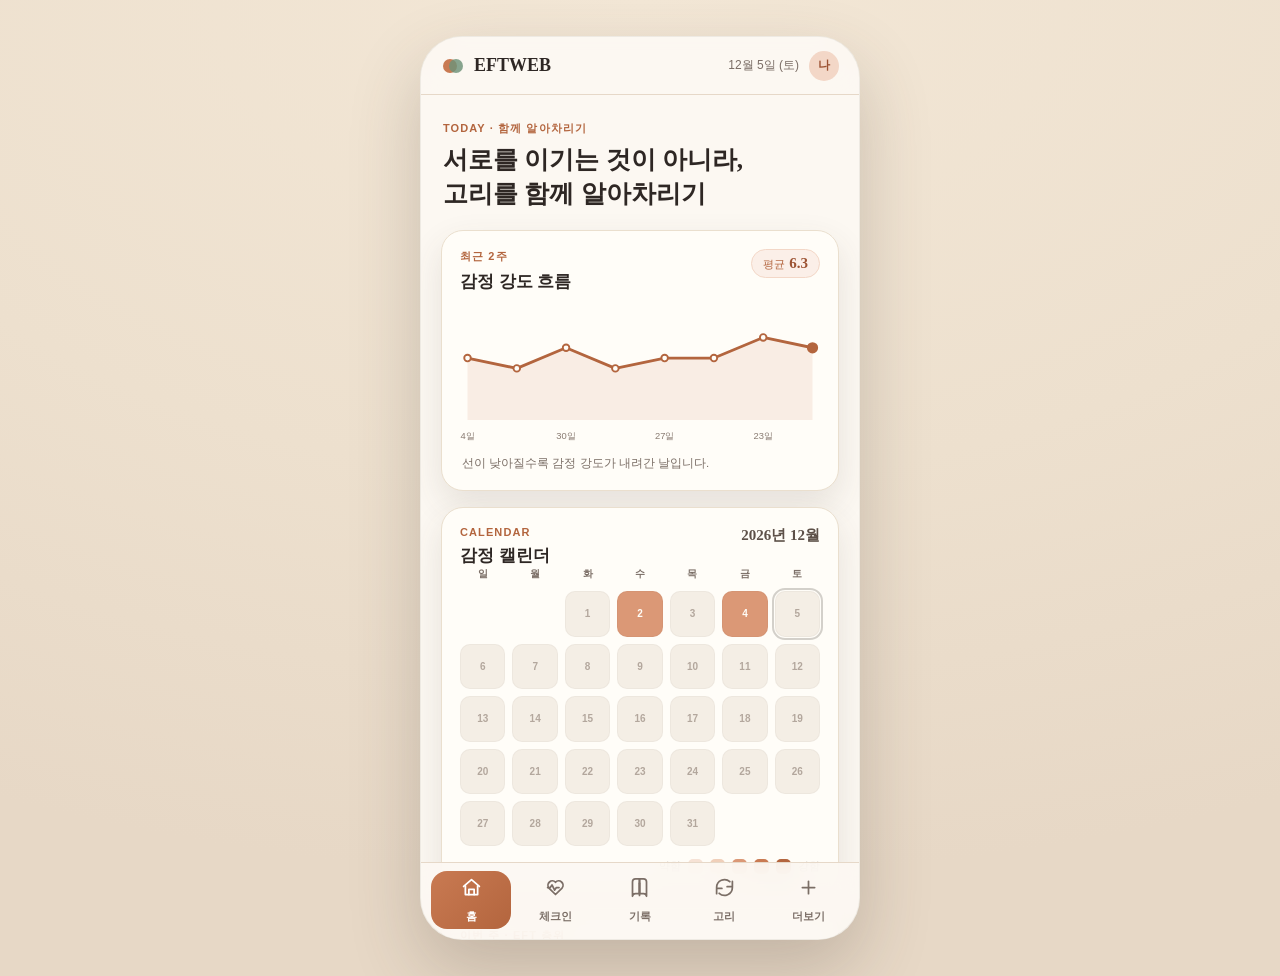
<file: EFTWEB_v5/index.html>
<!doctype html>
<html lang="ko">
<head>
  <meta charset="utf-8">
  <meta name="viewport" content="width=device-width, initial-scale=1">
  <title>EFTWEB v5 - 정서중심 부부치료 보조도구</title>
  <link rel="stylesheet" href="style.css">
</head>
<body>
  <div class="phone-shell">
    <header class="app-topbar">
      <button class="brand-mark" type="button" data-view="home" aria-label="홈으로 이동">
        <span></span><span></span>
      </button>
      <strong>EFTWEB</strong>
      <div class="top-meta">
        <span id="todayLabel"></span>
        <button class="avatar-button" type="button" data-view="settings" aria-label="설정">나</button>
      </div>
    </header>

    <main class="app-scroll">
      <section class="view active" id="home">
        <div class="hero-copy">
          <p class="eyebrow">TODAY · 함께 알아차리기</p>
          <h1>서로를 이기는 것이 아니라,<br>고리를 함께 알아차리기</h1>
        </div>

        <article class="card chart-card">
          <div class="card-head">
            <div>
              <p class="overline">최근 2주</p>
              <h2>감정 강도 흐름</h2>
            </div>
            <span class="score-pill">평균 <strong id="avgIntensity">0.0</strong></span>
          </div>
          <div id="intensityChart" class="chart-wrap" aria-label="최근 감정 강도 그래프"></div>
          <p class="hint">선이 낮아질수록 감정 강도가 내려간 날입니다.</p>
        </article>

        <article class="card">
          <div class="card-head">
            <div>
              <p class="overline">CALENDAR</p>
              <h2>감정 캘린더</h2>
            </div>
            <strong class="month-label" id="monthLabel"></strong>
          </div>
          <div id="emotionCalendar" class="calendar-grid"></div>
          <div class="heat-legend">
            <span>약함</span><i></i><i></i><i></i><i></i><i></i><span>강함</span>
          </div>
        </article>

        <article class="card">
          <p class="overline">이번 주 · EFT 층위</p>
          <div class="layer-grid" id="layerStats"></div>
        </article>

        <article class="stage-card" id="stageCard"></article>

        <div class="quick-grid">
          <button class="quick-card" type="button" data-view="checkin">
            <span class="icon clay" data-lucide="heart-pulse" aria-hidden="true"></span>
            <strong>감정 체크인</strong>
            <small>3단계로 기록하기</small>
          </button>
          <button class="quick-card" type="button" data-view="cycle">
            <span class="icon sky" data-lucide="refresh-cw" aria-hidden="true"></span>
            <strong>고리 지도</strong>
            <small>A ↔ B 패턴 보기</small>
          </button>
        </div>

        <article class="notice">
          <strong>사용 안내</strong>
          <p>이 앱은 치료자를 대체하지 않는 기록·연습 보조도구입니다. 회기 사이에 감정, 고리, 욕구, 새 반응을 차분히 정리하는 데 사용하세요.</p>
        </article>
      </section>

      <section class="view" id="checkin">
        <div class="section-title">
          <p class="eyebrow">EMOTION CHECK-IN</p>
          <h1>오늘의 감정 체크인</h1>
          <p>겉반응을 비난하기보다, 그 반응이 지키려 했던 마음을 찾아봅니다.</p>
        </div>

        <form class="card step-card" id="checkinForm">
          <div class="step-dots" id="stepDots"></div>

          <div class="form-step active" data-step="0">
            <label>작성자
              <select name="author">
                <option>나</option>
                <option>배우자 A</option>
                <option>배우자 B</option>
              </select>
            </label>
            <label>관계 날씨
              <select name="weather">
                <option>조심스러움</option>
                <option>가까움</option>
                <option>거리감</option>
                <option>긴장감</option>
                <option>회복 중</option>
              </select>
            </label>
            <label class="wide">갈등 또는 감정 장면
              <textarea name="scene" required placeholder="언제, 어디서, 어떤 말이나 행동 때문에 감정이 올라왔나요?"></textarea>
            </label>
            <label>주된 감정
              <input name="emotion" required placeholder="예: 외로움, 불안, 서운함">
            </label>
            <label>감정 강도 <output id="intensityOutput">5</output>/10
              <input name="intensity" id="intensityInput" type="range" min="1" max="10" value="5">
            </label>
            <label class="wide">몸의 반응
              <input name="body" placeholder="예: 가슴 답답함, 목이 멤, 손에 힘이 들어감">
            </label>
          </div>

          <div class="form-step" data-step="1">
            <label>겉으로 보인 보호반응
              <select name="protective">
                <option>따지고 확인했다</option>
                <option>비난하거나 공격했다</option>
                <option>설명하고 방어했다</option>
                <option>침묵하거나 물러났다</option>
                <option>괜찮은 척했다</option>
              </select>
            </label>
            <label>겉감정
              <select name="secondaryEmotion">
                <option>화</option>
                <option>짜증</option>
                <option>불안</option>
                <option>무기력</option>
                <option>냉담함</option>
              </select>
            </label>
            <div class="helper-block primary wide">
              <h3>그 아래의 속감정</h3>
              <p>겉으로는 화가 나 보여도, 아래에는 더 여린 감정이 숨어 있을 수 있어요.</p>
              <div class="chip-row" data-fill="primary">
                <button type="button">외로웠다</button>
                <button type="button">버려질까 두려웠다</button>
                <button type="button">중요하지 않은 사람 같았다</button>
                <button type="button">부족한 사람처럼 느껴졌다</button>
              </div>
            </div>
            <label class="wide">속감정
              <textarea name="primary" placeholder="예: 사실은 내가 중요하지 않은 사람처럼 느껴져서 무서웠다"></textarea>
            </label>
            <div class="helper-block need wide">
              <h3>바랐던 애착욕구</h3>
              <p>내가 정말 원했던 반응을 요청의 말로 바꿔봅니다.</p>
              <div class="chip-row" data-fill="need">
                <button type="button">내 편이라고 느끼고 싶었다</button>
                <button type="button">잠깐 멈추고 들어주길 바랐다</button>
                <button type="button">나를 선택한다는 확신이 필요했다</button>
                <button type="button">비난 없이 가까이 오길 바랐다</button>
              </div>
            </div>
            <label class="wide">배우자에게 바랐던 반응
              <textarea name="need" placeholder="예: 잠깐 멈추고 내 마음을 들어주길 바랐다"></textarea>
            </label>
          </div>

          <div class="form-step" data-step="2">
            <div class="helper-block new wide">
              <h3>새 반응으로 바꿔 말하기</h3>
              <p>“당신은 왜 그래?” 대신 “지금 내가 멀어진 느낌이 들어 불안해”처럼 말해봅니다.</p>
            </div>
            <label class="wide">다음번에 시도할 안전한 표현
              <textarea name="newResponse" placeholder="다음 갈등에서 시도해보고 싶은 새 반응을 적어주세요."></textarea>
            </label>
            <label>공유 범위
              <select name="share">
                <option value="private">나만 보기</option>
                <option value="partner">배우자와 공유</option>
                <option value="therapist">치료자와 공유</option>
                <option value="both">배우자와 치료자에게 공유</option>
              </select>
            </label>
            <label>EFT 단계
              <select name="stageId" id="stageSelect"></select>
            </label>
          </div>

          <div class="form-actions">
            <button class="ghost-button" type="button" id="prevStep">이전</button>
            <button class="primary-button" type="button" id="nextStep">다음</button>
            <button class="primary-button hidden" type="submit" id="saveCheckin">저장</button>
          </div>
        </form>
      </section>

      <section class="view" id="records">
        <div class="section-title">
          <p class="eyebrow">EMOTION RECORDS</p>
          <h1>감정 기록</h1>
          <p>색과 카드로 감정의 층위와 강도를 한눈에 봅니다.</p>
        </div>
        <div class="segmented" id="recordFilter">
          <button class="active" type="button" data-filter="all">전체</button>
          <button type="button" data-filter="private">나만</button>
          <button type="button" data-filter="shared">공유</button>
        </div>
        <div class="list" id="recordList"></div>
      </section>

      <section class="view" id="share">
        <div class="section-title">
          <p class="eyebrow">SHARED SPACE</p>
          <h1>함께 보기</h1>
          <p>평가보다 이해를 위한 공간입니다. 공유로 선택한 기록만 모입니다.</p>
        </div>
        <div class="list" id="sharedList"></div>
      </section>

      <section class="view" id="cycle">
        <div class="section-title">
          <p class="eyebrow">NEGATIVE CYCLE</p>
          <h1>우리의 부정적 고리</h1>
          <p>문제는 한 사람이 아니라, 두 사람 사이에서 반복되는 고리입니다.</p>
        </div>
        <article class="signal-card">
          <span data-lucide="zap" aria-hidden="true"></span>
          <div>
            <p class="overline">고리가 시작되는 신호</p>
            <strong id="cycleSignalText">답장이 늦거나 표정이 굳어질 때</strong>
          </div>
        </article>
        <form class="card cycle-form" id="cycleForm">
          <label class="wide">고리 시작 신호
            <input name="signal" placeholder="예: 답장이 늦거나 표정이 굳어질 때">
          </label>
          <label>A의 겉반응
            <input name="aProtect" placeholder="따지고 확인한다">
          </label>
          <label>B의 겉반응
            <input name="bProtect" placeholder="침묵하고 물러난다">
          </label>
          <label>A의 속감정·욕구
            <textarea name="aUnder" placeholder="외롭다. 나를 선택한다는 확신이 필요하다."></textarea>
          </label>
          <label>B의 속감정·욕구
            <textarea name="bUnder" placeholder="부족하게 느껴진다. 비난 없이 들어주길 바란다."></textarea>
          </label>
          <label class="wide">고리를 멈추는 공동 문장
            <input name="repair" placeholder="지금 우리 고리에 들어간 것 같아. 잠깐 멈추고 다시 말해보자.">
          </label>
          <button class="primary-button wide" type="submit">고리 지도 저장</button>
        </form>
        <div id="cycleMap" class="cycle-map"></div>
      </section>

      <section class="view" id="more">
        <div class="section-title">
          <p class="eyebrow">PRACTICE</p>
          <h1>미션과 회기 정리</h1>
          <p>자주 쓰는 기능을 짧은 카드로 모았습니다.</p>
        </div>
        <div class="menu-grid">
          <button type="button" data-view="missions">EFT 단계별 미션</button>
          <button type="button" data-view="sessions">회기 전후 정리</button>
          <button type="button" data-view="share">공유 공간</button>
          <button type="button" data-view="settings">설정</button>
        </div>
      </section>

      <section class="view" id="missions">
        <div class="section-title">
          <p class="eyebrow">MISSIONS</p>
          <h1>EFT 단계별 미션</h1>
          <p>지금 단계에 맞는 개인 미션과 공동 미션을 연습합니다.</p>
        </div>
        <form class="mission-add card" id="missionForm">
          <select name="type">
            <option value="personal">개인 미션</option>
            <option value="couple">공동 미션</option>
          </select>
          <input name="title" placeholder="새 미션 추가">
          <button class="primary-button" type="submit">추가</button>
        </form>
        <div class="list" id="missionList"></div>
      </section>

      <section class="view" id="sessions">
        <div class="section-title">
          <p class="eyebrow">SESSION NOTE</p>
          <h1>회기 전후 정리</h1>
          <p>상담 전 다루고 싶은 주제와 상담 후 연습할 반응을 정리합니다.</p>
        </div>
        <form class="card" id="sessionForm">
          <label>구분
            <select name="type">
              <option value="before">회기 전</option>
              <option value="after">회기 후</option>
            </select>
          </label>
          <label class="wide">이번 회기에 다루고 싶은 것 / 새롭게 알게 된 것
            <textarea name="topic" required></textarea>
          </label>
          <label class="wide">이번 주 연습할 반응 또는 과제
            <textarea name="practice"></textarea>
          </label>
          <button class="primary-button wide" type="submit">정리 저장</button>
        </form>
        <div class="list" id="sessionList"></div>
      </section>

      <section class="view" id="settings">
        <div class="section-title">
          <p class="eyebrow">SETTINGS</p>
          <h1>설정</h1>
          <p>현재 EFT 단계와 데이터 백업을 관리합니다.</p>
        </div>
        <article class="card settings-card">
          <label>현재 EFT 단계
            <select id="currentStageSelect"></select>
          </label>
          <button class="ghost-button" type="button" id="exportData">백업 파일 만들기</button>
          <label class="file-label">백업 가져오기
            <input type="file" id="importData" accept="application/json">
          </label>
          <button class="danger-button" type="button" id="resetData">모든 데이터 삭제</button>
        </article>
      </section>
    </main>

    <nav class="bottom-nav" aria-label="주요 메뉴">
      <button class="active" type="button" data-view="home"><span data-lucide="house"></span><strong>홈</strong></button>
      <button type="button" data-view="checkin"><span data-lucide="heart-pulse"></span><strong>체크인</strong></button>
      <button type="button" data-view="records"><span data-lucide="book-open"></span><strong>기록</strong></button>
      <button type="button" data-view="cycle"><span data-lucide="refresh-cw"></span><strong>고리</strong></button>
      <button type="button" data-view="more"><span data-lucide="plus"></span><strong>더보기</strong></button>
    </nav>
  </div>

  <template id="emptyTemplate">
    <div class="empty-card">
      <span>·</span>
      <strong></strong>
      <p></p>
    </div>
  </template>

  <script src="script.js"></script>
</body>
</html>
</file>
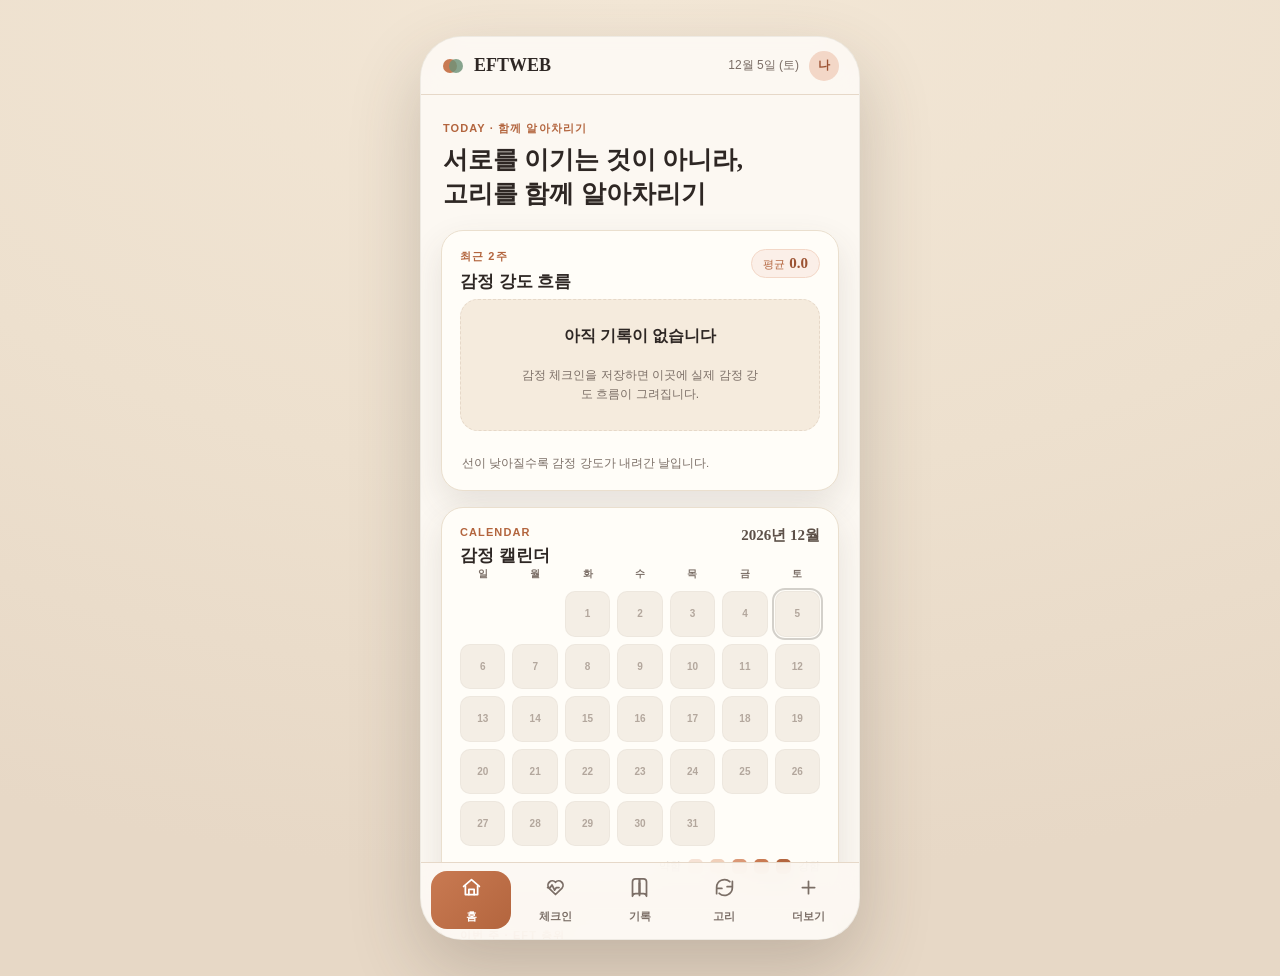
<file: EFTWEB_v6/index.html>
<!doctype html>
<html lang="ko">
<head>
  <meta charset="utf-8">
  <meta name="viewport" content="width=device-width, initial-scale=1">
  <title>EFTWEB v6 - 정서중심 부부치료 보조도구</title>
  <link rel="stylesheet" href="style.css">
</head>
<body>
  <div class="phone-shell">
    <header class="app-topbar">
      <button class="brand-mark" type="button" data-view="home" aria-label="홈으로 이동">
        <span></span><span></span>
      </button>
      <strong>EFTWEB</strong>
      <div class="top-meta">
        <span id="todayLabel"></span>
        <button class="avatar-button" type="button" data-view="settings" aria-label="설정">나</button>
      </div>
    </header>

    <main class="app-scroll">
      <section class="view active" id="home">
        <div class="hero-copy">
          <p class="eyebrow">TODAY · 함께 알아차리기</p>
          <h1>서로를 이기는 것이 아니라,<br>고리를 함께 알아차리기</h1>
        </div>

        <article class="card chart-card">
          <div class="card-head">
            <div>
              <p class="overline">최근 2주</p>
              <h2>감정 강도 흐름</h2>
            </div>
            <span class="score-pill">평균 <strong id="avgIntensity">0.0</strong></span>
          </div>
          <div id="intensityChart" class="chart-wrap" aria-label="최근 감정 강도 그래프"></div>
          <p class="hint">선이 낮아질수록 감정 강도가 내려간 날입니다.</p>
        </article>

        <article class="card">
          <div class="card-head">
            <div>
              <p class="overline">CALENDAR</p>
              <h2>감정 캘린더</h2>
            </div>
            <strong class="month-label" id="monthLabel"></strong>
          </div>
          <div id="emotionCalendar" class="calendar-grid"></div>
          <div class="heat-legend">
            <span>약함</span><i></i><i></i><i></i><i></i><i></i><span>강함</span>
          </div>
        </article>

        <article class="card">
          <p class="overline">이번 주 · EFT 층위</p>
          <div class="layer-grid" id="layerStats"></div>
        </article>

        <article class="stage-card" id="stageCard"></article>
        <article class="intervention-card" id="homeIntervention"></article>

        <div class="quick-grid">
          <button class="quick-card" type="button" data-view="checkin">
            <span class="icon clay" data-lucide="heart-pulse" aria-hidden="true"></span>
            <strong>감정 체크인</strong>
            <small>3단계로 기록하기</small>
          </button>
          <button class="quick-card" type="button" data-view="cycle">
            <span class="icon sky" data-lucide="refresh-cw" aria-hidden="true"></span>
            <strong>고리 지도</strong>
            <small>A ↔ B 패턴 보기</small>
          </button>
        </div>

        <article class="notice">
          <strong>사용 안내</strong>
          <p>이 앱은 치료자를 대체하지 않는 기록·연습 보조도구입니다. 회기 사이에 감정, 고리, 욕구, 새 반응을 차분히 정리하는 데 사용하세요.</p>
        </article>
      </section>

      <section class="view" id="checkin">
        <div class="section-title">
          <p class="eyebrow">EMOTION CHECK-IN</p>
          <h1>오늘의 감정 체크인</h1>
          <p>겉반응을 비난하기보다, 그 반응이 지키려 했던 마음을 찾아봅니다.</p>
        </div>

        <form class="card step-card" id="checkinForm">
          <div class="stage-guide wide" id="checkinStageGuide"></div>
          <div class="step-dots" id="stepDots"></div>

          <div class="form-step active" data-step="0">
            <div class="choice-block wide">
              <h3>지금 관계의 느낌</h3>
              <p>오늘 배우자와의 관계가 어떤 분위기에 가까웠나요?</p>
              <input type="hidden" name="weather" id="weatherInput" value="조심스럽지만 대화 가능">
              <div class="choice-grid" data-choice-field="weather">
                <button class="active" type="button" data-value="조심스럽지만 대화 가능">조심스럽지만 대화 가능</button>
                <button type="button" data-value="가깝고 편안함">가깝고 편안함</button>
                <button type="button" data-value="서로 멀어진 느낌">서로 멀어진 느낌</button>
                <button type="button" data-value="긴장되고 예민함">긴장되고 예민함</button>
                <button type="button" data-value="회복하려는 중">회복하려는 중</button>
              </div>
            </div>
            <label class="wide">갈등 또는 감정 장면
              <textarea name="scene" required placeholder="언제, 어디서, 어떤 말이나 행동 때문에 감정이 올라왔나요?"></textarea>
            </label>
            <div class="helper-block wide">
              <h3>자주 시작되는 장면</h3>
              <p>비슷한 장면이 있다면 눌러서 문장 시작을 도와받을 수 있어요.</p>
              <div class="chip-row" data-fill="scene">
                <button type="button">답장이 늦어졌을 때</button>
                <button type="button">표정이나 말투가 차갑게 느껴졌을 때</button>
                <button type="button">약속이나 집안일 이야기를 하다가</button>
                <button type="button">내 마음을 몰라주는 것 같았을 때</button>
                <button type="button">가까워지고 싶었는데 거절처럼 느껴졌을 때</button>
              </div>
            </div>
            <label class="wide">주된 감정
              <input name="emotion" required placeholder="예: 외로움, 불안, 서운함">
            </label>
            <div class="helper-block primary wide">
              <h3>감정 선택</h3>
              <p>가까운 단어를 눌러 넣고, 필요하면 직접 고쳐 적어도 됩니다.</p>
              <div class="chip-row" data-fill="emotion">
                <button type="button">서운함</button>
                <button type="button">외로움</button>
                <button type="button">불안</button>
                <button type="button">화</button>
                <button type="button">두려움</button>
                <button type="button">답답함</button>
                <button type="button">무력감</button>
                <button type="button">그리움</button>
              </div>
            </div>
            <label>감정 강도 <output id="intensityOutput">5</output>/10
              <input name="intensity" id="intensityInput" type="range" min="1" max="10" value="5">
            </label>
            <label class="wide">몸의 반응
              <input name="body" placeholder="예: 가슴 답답함, 목이 멤, 손에 힘이 들어감">
            </label>
          </div>

          <div class="form-step" data-step="1">
            <label>겉으로 보인 보호반응
              <select name="protective">
                <option>따지고 확인했다</option>
                <option>비난하거나 공격했다</option>
                <option>설명하고 방어했다</option>
                <option>침묵하거나 물러났다</option>
                <option>괜찮은 척했다</option>
              </select>
            </label>
            <label>겉감정
              <select name="secondaryEmotion">
                <option>화</option>
                <option>짜증</option>
                <option>불안</option>
                <option>무기력</option>
                <option>냉담함</option>
              </select>
            </label>
            <div class="helper-block primary wide">
              <h3>그 아래의 속감정</h3>
              <p>겉으로는 화가 나 보여도, 아래에는 더 여린 감정이 숨어 있을 수 있어요.</p>
              <div class="chip-row" data-fill="primary">
                <button type="button">외로웠다</button>
                <button type="button">버려질까 두려웠다</button>
                <button type="button">중요하지 않은 사람 같았다</button>
                <button type="button">부족한 사람처럼 느껴졌다</button>
              </div>
            </div>
            <label class="wide">속감정
              <textarea name="primary" placeholder="예: 사실은 내가 중요하지 않은 사람처럼 느껴져서 무서웠다"></textarea>
            </label>
            <div class="helper-block need wide">
              <h3>바랐던 애착욕구</h3>
              <p>내가 정말 원했던 반응을 요청의 말로 바꿔봅니다.</p>
              <div class="chip-row" data-fill="need">
                <button type="button">내 편이라고 느끼고 싶었다</button>
                <button type="button">잠깐 멈추고 들어주길 바랐다</button>
                <button type="button">나를 선택한다는 확신이 필요했다</button>
                <button type="button">비난 없이 가까이 오길 바랐다</button>
              </div>
            </div>
            <label class="wide">배우자에게 바랐던 반응
              <textarea name="need" placeholder="예: 잠깐 멈추고 내 마음을 들어주길 바랐다"></textarea>
            </label>
          </div>

          <div class="form-step" data-step="2">
            <div class="helper-block new wide">
              <h3>새 반응으로 바꿔 말하기</h3>
              <p>“당신은 왜 그래?” 대신 “지금 내가 멀어진 느낌이 들어 불안해”처럼 말해봅니다.</p>
            </div>
            <label class="wide">다음번에 시도할 안전한 표현
              <textarea name="newResponse" placeholder="다음 갈등에서 시도해보고 싶은 새 반응을 적어주세요."></textarea>
            </label>
            <label>공유 범위
              <select name="share">
                <option value="private">나만 보기</option>
                <option value="partner">배우자와 공유</option>
                <option value="therapist">치료자와 공유</option>
                <option value="both">배우자와 치료자에게 공유</option>
              </select>
            </label>
            <label>EFT 단계
              <select name="stageId" id="stageSelect"></select>
            </label>
          </div>

          <div class="form-actions">
            <button class="ghost-button" type="button" id="prevStep">이전</button>
            <button class="primary-button" type="button" id="nextStep">다음</button>
            <button class="primary-button hidden" type="submit" id="saveCheckin">저장</button>
          </div>
        </form>
      </section>

      <section class="view" id="records">
        <div class="section-title">
          <p class="eyebrow">EMOTION RECORDS</p>
          <h1>감정 기록</h1>
          <p>색과 카드로 감정의 층위와 강도를 한눈에 봅니다.</p>
        </div>
        <div class="segmented" id="recordFilter">
          <button class="active" type="button" data-filter="all">전체</button>
          <button type="button" data-filter="private">나만</button>
          <button type="button" data-filter="shared">공유</button>
        </div>
        <div class="list" id="recordList"></div>
      </section>

      <section class="view" id="share">
        <div class="section-title">
          <p class="eyebrow">SHARED SPACE</p>
          <h1>함께 보기</h1>
          <p>평가보다 이해를 위한 공간입니다. 공유로 선택한 기록만 모입니다.</p>
        </div>
        <div class="list" id="sharedList"></div>
      </section>

      <section class="view" id="cycle">
        <div class="section-title">
          <p class="eyebrow">NEGATIVE CYCLE</p>
          <h1>우리의 부정적 고리</h1>
          <p>문제는 한 사람이 아니라, 두 사람 사이에서 반복되는 고리입니다.</p>
        </div>
        <article class="signal-card">
          <span data-lucide="zap" aria-hidden="true"></span>
          <div>
            <p class="overline">고리가 시작되는 신호</p>
            <strong id="cycleSignalText">답장이 늦거나 표정이 굳어질 때</strong>
          </div>
        </article>
        <article class="intervention-card compact" id="cycleIntervention"></article>
        <form class="card cycle-form" id="cycleForm">
          <label class="wide">고리 시작 신호
            <input name="signal" placeholder="예: 답장이 늦거나 표정이 굳어질 때">
          </label>
          <label><span id="selfProtectLabel">나의 겉반응</span>
            <input name="aProtect" placeholder="따지고 확인한다">
          </label>
          <label><span id="partnerProtectLabel">배우자의 겉반응</span>
            <input name="bProtect" placeholder="침묵하고 물러난다">
          </label>
          <label><span id="selfUnderLabel">나의 속감정·욕구</span>
            <textarea name="aUnder" placeholder="외롭다. 나를 선택한다는 확신이 필요하다."></textarea>
          </label>
          <label><span id="partnerUnderLabel">배우자의 속감정·욕구</span>
            <textarea name="bUnder" placeholder="부족하게 느껴진다. 비난 없이 들어주길 바란다."></textarea>
          </label>
          <label class="wide">고리를 멈추는 공동 문장
            <input name="repair" placeholder="지금 우리 고리에 들어간 것 같아. 잠깐 멈추고 다시 말해보자.">
          </label>
          <button class="primary-button wide" type="submit">고리 지도 저장</button>
        </form>
        <div id="cycleMap" class="cycle-map"></div>
      </section>

      <section class="view" id="more">
        <div class="section-title">
          <p class="eyebrow">PRACTICE</p>
          <h1>미션과 회기 정리</h1>
          <p>자주 쓰는 기능을 짧은 카드로 모았습니다.</p>
        </div>
        <div class="menu-grid">
          <button type="button" data-view="missions">EFT 단계별 미션</button>
          <button type="button" data-view="sessions">회기 전후 정리</button>
          <button type="button" data-view="share">공유 공간</button>
          <button type="button" data-view="examples">기능 예시 보기</button>
          <button type="button" data-view="settings">설정</button>
        </div>
      </section>

      <section class="view" id="missions">
        <div class="section-title">
          <p class="eyebrow">MISSIONS</p>
          <h1>EFT 단계별 미션</h1>
          <p>지금 단계에 맞는 개인 미션과 공동 미션을 연습합니다.</p>
        </div>
        <article class="intervention-card compact" id="missionIntervention"></article>
        <form class="mission-add card" id="missionForm">
          <select name="type">
            <option value="personal">개인 미션</option>
            <option value="couple">공동 미션</option>
          </select>
          <input name="title" placeholder="새 미션 추가">
          <button class="primary-button" type="submit">추가</button>
        </form>
        <div class="list" id="missionList"></div>
      </section>

      <section class="view" id="examples">
        <div class="section-title">
          <p class="eyebrow">SCREENSHOT GUIDE</p>
          <h1>기능 예시</h1>
          <p>아래 카드는 실제 저장 데이터가 아니라, 각 기능을 소개하기 위한 예시 화면입니다.</p>
        </div>
        <div class="example-gallery">
          <article class="example-shot">
            <p class="overline">홈</p>
            <h3>감정 흐름과 캘린더</h3>
            <div class="mini-chart"></div>
            <div class="mini-calendar"></div>
          </article>
          <article class="example-shot">
            <p class="overline">체크인</p>
            <h3>장면 → 속감정 → 새 반응</h3>
            <span>조심스러움</span>
            <span>외로움</span>
            <span>내 편이라는 확신</span>
          </article>
          <article class="example-shot">
            <p class="overline">고리</p>
            <h3>A의 추궁 ↔ B의 회피</h3>
            <p>문제는 한 사람이 아니라 둘 사이의 반복 고리로 봅니다.</p>
          </article>
          <article class="example-shot">
            <p class="overline">미션</p>
            <h3>단계별 개입</h3>
            <p>초기에는 고리 알아차리기, 중기에는 속감정 표현, 후기에는 새 대화 유지로 달라집니다.</p>
          </article>
        </div>
      </section>

      <section class="view" id="sessions">
        <div class="section-title">
          <p class="eyebrow">SESSION NOTE</p>
          <h1>회기 전후 정리</h1>
          <p>상담 전 다루고 싶은 주제와 상담 후 연습할 반응을 정리합니다.</p>
        </div>
        <form class="card" id="sessionForm">
          <label>구분
            <select name="type">
              <option value="before">회기 전</option>
              <option value="after">회기 후</option>
            </select>
          </label>
          <label class="wide">이번 회기에 다루고 싶은 것 / 새롭게 알게 된 것
            <textarea name="topic" required></textarea>
          </label>
          <label class="wide">이번 주 연습할 반응 또는 과제
            <textarea name="practice"></textarea>
          </label>
          <button class="primary-button wide" type="submit">정리 저장</button>
        </form>
        <div class="list" id="sessionList"></div>
      </section>

      <section class="view" id="settings">
        <div class="section-title">
          <p class="eyebrow">SETTINGS</p>
          <h1>설정</h1>
          <p>현재 EFT 단계와 데이터 백업을 관리합니다.</p>
        </div>
        <article class="card settings-card">
          <label>내 이름
            <input id="myNameInput" placeholder="예: 나, 지훈">
          </label>
          <label>파트너 이름
            <input id="partnerNameInput" placeholder="비워두면 ‘배우자’로 표시됩니다">
          </label>
          <label>현재 EFT 단계
            <select id="currentStageSelect"></select>
          </label>
          <button class="ghost-button" type="button" id="exportData">백업 파일 만들기</button>
          <label class="file-label">백업 가져오기
            <input type="file" id="importData" accept="application/json">
          </label>
          <button class="danger-button" type="button" id="resetData">모든 데이터 삭제</button>
        </article>
      </section>
    </main>

    <nav class="bottom-nav" aria-label="주요 메뉴">
      <button class="active" type="button" data-view="home"><span data-lucide="house"></span><strong>홈</strong></button>
      <button type="button" data-view="checkin"><span data-lucide="heart-pulse"></span><strong>체크인</strong></button>
      <button type="button" data-view="records"><span data-lucide="book-open"></span><strong>기록</strong></button>
      <button type="button" data-view="cycle"><span data-lucide="refresh-cw"></span><strong>고리</strong></button>
      <button type="button" data-view="more"><span data-lucide="plus"></span><strong>더보기</strong></button>
    </nav>
  </div>

  <template id="emptyTemplate">
    <div class="empty-card">
      <span>·</span>
      <strong></strong>
      <p></p>
    </div>
  </template>

  <script src="script.js"></script>
</body>
</html>
</file>
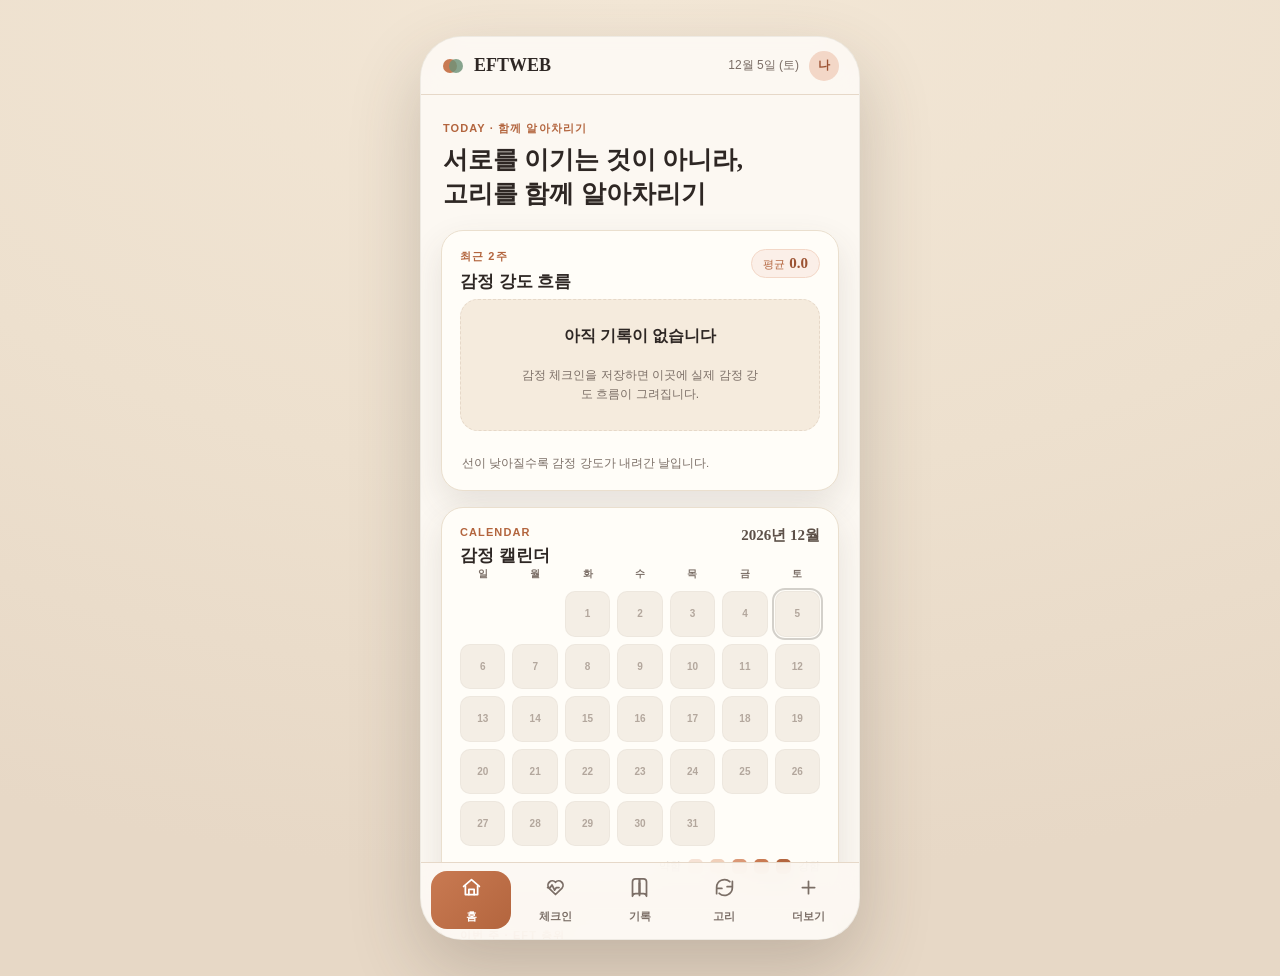
<file: EFTWEB_v7/index.html>
<!doctype html>
<html lang="ko">
<head>
  <meta charset="utf-8">
  <meta name="viewport" content="width=device-width, initial-scale=1">
  <title>EFTWEB v7 - 정서중심 부부치료 보조도구</title>
  <link rel="stylesheet" href="style.css">
</head>
<body>
  <div class="phone-shell">
    <header class="app-topbar">
      <button class="brand-mark" type="button" data-view="home" aria-label="홈으로 이동">
        <span></span><span></span>
      </button>
      <strong>EFTWEB</strong>
      <div class="top-meta">
        <span id="todayLabel"></span>
        <button class="avatar-button" type="button" data-view="settings" aria-label="설정">나</button>
      </div>
    </header>

    <main class="app-scroll">
      <section class="view active" id="home">
        <div class="hero-copy">
          <p class="eyebrow">TODAY · 함께 알아차리기</p>
          <h1>서로를 이기는 것이 아니라,<br>고리를 함께 알아차리기</h1>
        </div>

        <article class="card chart-card">
          <div class="card-head">
            <div>
              <p class="overline">최근 2주</p>
              <h2>감정 강도 흐름</h2>
            </div>
            <span class="score-pill">평균 <strong id="avgIntensity">0.0</strong></span>
          </div>
          <div id="intensityChart" class="chart-wrap" aria-label="최근 감정 강도 그래프"></div>
          <p class="hint">선이 낮아질수록 감정 강도가 내려간 날입니다.</p>
        </article>

        <article class="card">
          <div class="card-head">
            <div>
              <p class="overline">CALENDAR</p>
              <h2>감정 캘린더</h2>
            </div>
            <strong class="month-label" id="monthLabel"></strong>
          </div>
          <div id="emotionCalendar" class="calendar-grid"></div>
          <div class="heat-legend">
            <span>약함</span><i></i><i></i><i></i><i></i><i></i><span>강함</span>
          </div>
        </article>

        <article class="card">
          <p class="overline">이번 주 · EFT 층위</p>
          <div class="layer-grid" id="layerStats"></div>
        </article>

        <article class="stage-card" id="stageCard"></article>
        <article class="intervention-card" id="homeIntervention"></article>

        <div class="quick-grid">
          <button class="quick-card" type="button" data-view="checkin">
            <span class="icon clay" data-lucide="heart-pulse" aria-hidden="true"></span>
            <strong>감정 체크인</strong>
            <small>3단계로 기록하기</small>
          </button>
          <button class="quick-card" type="button" data-view="cycle">
            <span class="icon sky" data-lucide="refresh-cw" aria-hidden="true"></span>
            <strong>고리 지도</strong>
            <small>A ↔ B 패턴 보기</small>
          </button>
        </div>

        <article class="notice">
          <strong>사용 안내</strong>
          <p>이 앱은 치료자를 대체하지 않는 기록·연습 보조도구입니다. 회기 사이에 감정, 고리, 욕구, 새 반응을 차분히 정리하는 데 사용하세요.</p>
        </article>
      </section>

      <section class="view" id="checkin">
        <div class="section-title">
          <p class="eyebrow">EMOTION CHECK-IN</p>
          <h1>오늘의 감정 체크인</h1>
          <p>겉반응을 비난하기보다, 그 반응이 지키려 했던 마음을 찾아봅니다.</p>
        </div>

        <form class="card step-card" id="checkinForm">
          <div class="stage-guide wide" id="checkinStageGuide"></div>
          <div class="step-dots" id="stepDots"></div>

          <div class="form-step active" data-step="0">
            <div class="choice-block wide">
              <h3>지금 관계의 느낌</h3>
              <p>편안함에서 긴장감으로 이어지는 순서입니다. 가장 가까운 느낌을 고르거나 직접 적어주세요.</p>
              <input type="hidden" name="weather" id="weatherInput" value="가깝고 편안함">
              <div class="choice-grid" data-choice-field="weather">
                <button class="active" type="button" data-value="가깝고 편안함">가깝고 편안함</button>
                <button type="button" data-value="회복하려는 중">회복하려는 중</button>
                <button type="button" data-value="조심스럽지만 대화 가능">조심스럽지만 대화 가능</button>
                <button type="button" data-value="서로 멀어진 느낌">서로 멀어진 느낌</button>
                <button type="button" data-value="긴장되고 예민함">긴장되고 예민함</button>
              </div>
              <label class="choice-custom">직접 입력
                <input id="weatherCustomInput" placeholder="예: 말은 했지만 마음은 닫힌 느낌">
              </label>
            </div>
            <label class="wide">갈등 또는 감정 장면
              <textarea name="scene" required placeholder="언제, 어디서, 어떤 말이나 행동 때문에 감정이 올라왔나요?"></textarea>
            </label>
            <div class="helper-block wide">
              <h3>자주 시작되는 장면</h3>
              <p>비슷한 장면이 있다면 눌러서 문장 시작을 도와받을 수 있어요.</p>
              <div class="chip-row" data-fill="scene">
                <button type="button">답장이 늦어졌을 때</button>
                <button type="button">표정이나 말투가 차갑게 느껴졌을 때</button>
                <button type="button">약속이나 집안일 이야기를 하다가</button>
                <button type="button">내 마음을 몰라주는 것 같았을 때</button>
                <button type="button">가까워지고 싶었는데 거절처럼 느껴졌을 때</button>
              </div>
            </div>
            <label class="wide">주된 감정
              <input name="emotion" required placeholder="예: 외로움, 불안, 서운함">
            </label>
            <div class="helper-block primary wide">
              <h3>감정 선택</h3>
              <p>가까운 단어를 눌러 넣고, 필요하면 직접 고쳐 적어도 됩니다.</p>
              <div class="chip-row" data-fill="emotion">
                <button type="button">서운함</button>
                <button type="button">외로움</button>
                <button type="button">불안</button>
                <button type="button">화</button>
                <button type="button">두려움</button>
                <button type="button">답답함</button>
                <button type="button">무력감</button>
                <button type="button">그리움</button>
              </div>
            </div>
            <label>감정 강도 <output id="intensityOutput">5</output>/10
              <input name="intensity" id="intensityInput" type="range" min="1" max="10" value="5">
            </label>
            <label class="wide">몸의 반응
              <input name="body" placeholder="예: 가슴 답답함, 목이 멤, 손에 힘이 들어감">
            </label>
            <div class="helper-block wide">
              <h3>몸의 반응 선택</h3>
              <p>몸에서 먼저 느껴진 신호를 눌러 넣고, 필요하면 직접 고쳐 적어도 됩니다.</p>
              <div class="chip-row" data-fill="body">
                <button type="button">가슴이 답답함</button>
                <button type="button">목이 메거나 말이 막힘</button>
                <button type="button">배가 조이거나 불편함</button>
                <button type="button">손이나 어깨에 힘이 들어감</button>
                <button type="button">눈물이 날 것 같음</button>
                <button type="button">머리가 멍해짐</button>
                <button type="button">몸이 얼어붙는 느낌</button>
                <button type="button">심장이 빨리 뜀</button>
              </div>
            </div>
          </div>

          <div class="form-step" data-step="1">
            <label>겉으로 보인 보호반응
              <select name="protective">
                <option>따지고 확인했다</option>
                <option>비난하거나 공격했다</option>
                <option>설명하고 방어했다</option>
                <option>침묵하거나 물러났다</option>
                <option>괜찮은 척했다</option>
              </select>
            </label>
            <label>겉감정
              <select name="secondaryEmotion">
                <option>화</option>
                <option>짜증</option>
                <option>불안</option>
                <option>무기력</option>
                <option>냉담함</option>
              </select>
            </label>
            <div class="helper-block primary wide">
              <h3>그 아래의 속감정</h3>
              <p>겉으로는 화가 나 보여도, 아래에는 더 여린 감정이 숨어 있을 수 있어요.</p>
              <div class="chip-row" data-fill="primary">
                <button type="button">외로웠다</button>
                <button type="button">버려질까 두려웠다</button>
                <button type="button">중요하지 않은 사람 같았다</button>
                <button type="button">부족한 사람처럼 느껴졌다</button>
              </div>
            </div>
            <label class="wide">속감정
              <textarea name="primary" placeholder="예: 사실은 내가 중요하지 않은 사람처럼 느껴져서 무서웠다"></textarea>
            </label>
            <div class="helper-block need wide">
              <h3>바랐던 애착욕구</h3>
              <p>내가 정말 원했던 반응을 요청의 말로 바꿔봅니다.</p>
              <div class="chip-row" data-fill="need">
                <button type="button">내 편이라고 느끼고 싶었다</button>
                <button type="button">잠깐 멈추고 들어주길 바랐다</button>
                <button type="button">나를 선택한다는 확신이 필요했다</button>
                <button type="button">비난 없이 가까이 오길 바랐다</button>
              </div>
            </div>
            <label class="wide">배우자에게 바랐던 반응
              <textarea name="need" placeholder="예: 잠깐 멈추고 내 마음을 들어주길 바랐다"></textarea>
            </label>
          </div>

          <div class="form-step" data-step="2">
            <div class="helper-block new wide">
              <h3>새 반응으로 바꿔 말하기</h3>
              <p>“당신은 왜 그래?” 대신 “지금 내가 멀어진 느낌이 들어 불안해”처럼 말해봅니다.</p>
            </div>
            <label class="wide">다음번에 시도할 안전한 표현
              <textarea name="newResponse" placeholder="다음 갈등에서 시도해보고 싶은 새 반응을 적어주세요."></textarea>
            </label>
            <label>공유 범위
              <select name="share">
                <option value="private">나만 보기</option>
                <option value="partner">배우자와 공유</option>
                <option value="therapist">치료자와 공유</option>
                <option value="both">배우자와 치료자에게 공유</option>
              </select>
            </label>
            <label>EFT 단계
              <select name="stageId" id="stageSelect"></select>
            </label>
          </div>

          <div class="form-actions">
            <button class="ghost-button" type="button" id="prevStep">이전</button>
            <button class="primary-button" type="button" id="nextStep">다음</button>
            <button class="primary-button hidden" type="submit" id="saveCheckin">저장</button>
          </div>
        </form>
      </section>

      <section class="view" id="records">
        <div class="section-title">
          <p class="eyebrow">EMOTION RECORDS</p>
          <h1>감정 기록</h1>
          <p>색과 카드로 감정의 층위와 강도를 한눈에 봅니다.</p>
        </div>
        <div class="segmented" id="recordFilter">
          <button class="active" type="button" data-filter="all">전체</button>
          <button type="button" data-filter="private">나만</button>
          <button type="button" data-filter="shared">공유</button>
        </div>
        <div class="list" id="recordList"></div>
      </section>

      <section class="view" id="share">
        <div class="section-title">
          <p class="eyebrow">SHARED SPACE</p>
          <h1>함께 보기</h1>
          <p>평가보다 이해를 위한 공간입니다. 공유로 선택한 기록만 모입니다.</p>
        </div>
        <div class="list" id="sharedList"></div>
      </section>

      <section class="view" id="cycle">
        <div class="section-title">
          <p class="eyebrow">NEGATIVE CYCLE</p>
          <h1>우리의 부정적 고리</h1>
          <p>문제는 한 사람이 아니라, 두 사람 사이에서 반복되는 고리입니다.</p>
        </div>
        <article class="signal-card">
          <span data-lucide="zap" aria-hidden="true"></span>
          <div>
            <p class="overline">고리가 시작되는 신호</p>
            <strong id="cycleSignalText">답장이 늦거나 표정이 굳어질 때</strong>
          </div>
        </article>
        <article class="intervention-card compact" id="cycleIntervention"></article>
        <div id="cycleMap" class="cycle-map"></div>
        <form class="card cycle-form" id="cycleForm">
          <label class="wide">고리 시작 신호
            <input name="signal" placeholder="예: 답장이 늦거나 표정이 굳어질 때">
          </label>
          <label><span id="selfProtectLabel">나의 겉반응</span>
            <input name="aProtect" placeholder="따지고 확인한다">
          </label>
          <label><span id="partnerProtectLabel">배우자의 겉반응</span>
            <input name="bProtect" placeholder="침묵하고 물러난다">
          </label>
          <label><span id="selfUnderLabel">나의 속감정·욕구</span>
            <textarea name="aUnder" placeholder="외롭다. 나를 선택한다는 확신이 필요하다."></textarea>
          </label>
          <label><span id="partnerUnderLabel">배우자의 속감정·욕구</span>
            <textarea name="bUnder" placeholder="부족하게 느껴진다. 비난 없이 들어주길 바란다."></textarea>
          </label>
          <label class="wide">고리를 멈추는 공동 문장
            <input name="repair" placeholder="지금 우리 고리에 들어간 것 같아. 잠깐 멈추고 다시 말해보자.">
          </label>
          <button class="primary-button wide" type="submit" id="cycleSubmit">고리 지도 저장</button>
        </form>
      </section>

      <section class="view" id="more">
        <div class="section-title">
          <p class="eyebrow">PRACTICE</p>
          <h1>미션과 회기 정리</h1>
          <p>자주 쓰는 기능을 짧은 카드로 모았습니다.</p>
        </div>
        <div class="menu-grid">
          <button type="button" data-view="roadmap">EFT 3기 9단계 로드맵</button>
          <button type="button" data-view="missions">EFT 단계별 미션</button>
          <button type="button" data-view="sessions">회기 전후 정리</button>
          <button type="button" data-view="share">공유 공간</button>
          <button type="button" data-view="examples">기능 예시 보기</button>
          <button type="button" data-view="settings">설정</button>
        </div>
      </section>

      <section class="view" id="roadmap">
        <div class="section-title">
          <p class="eyebrow">EFT ROADMAP</p>
          <h1>3기 9단계 전체 로드맵</h1>
          <p>정서중심 부부치료는 갈등을 이기는 법보다, 고리를 알아차리고 속마음을 나누며 새 반응을 유지하는 흐름을 연습합니다.</p>
        </div>
        <div class="roadmap-summary">
          <article>
            <strong>1기</strong>
            <span>고리 알아차리기</span>
            <p>서로를 탓하기보다 반복되는 부정적 고리를 함께 봅니다.</p>
          </article>
          <article>
            <strong>2기</strong>
            <span>속감정 나누기</span>
            <p>겉반응 아래의 두려움, 외로움, 애착욕구를 더 안전하게 말합니다.</p>
          </article>
          <article>
            <strong>3기</strong>
            <span>새 반응 유지하기</span>
            <p>새로운 대화와 회복 방식을 일상 문제 해결에 연결합니다.</p>
          </article>
        </div>
        <div class="roadmap-list" id="roadmapList"></div>
      </section>

      <section class="view" id="missions">
        <div class="section-title">
          <p class="eyebrow">MISSIONS</p>
          <h1>EFT 단계별 미션</h1>
          <p>지금 단계에 맞는 개인 미션과 공동 미션을 연습합니다.</p>
        </div>
        <article class="intervention-card compact" id="missionIntervention"></article>
        <form class="mission-add card" id="missionForm">
          <select name="type">
            <option value="personal">개인 미션</option>
            <option value="couple">공동 미션</option>
          </select>
          <input name="title" placeholder="새 미션 추가">
          <button class="primary-button" type="submit">추가</button>
        </form>
        <div class="list" id="missionList"></div>
      </section>

      <section class="view" id="examples">
        <div class="section-title">
          <p class="eyebrow">SCREENSHOT GUIDE</p>
          <h1>기능을 이렇게 써요</h1>
          <p>아래 카드는 실제 저장 데이터가 아니라, 각 기능이 어떤 흐름으로 연결되는지 보여주는 안내입니다.</p>
        </div>
        <div class="example-gallery">
          <article class="example-shot featured">
            <p class="overline">홈</p>
            <h3>내 기록이 쌓이면 관계 흐름이 보입니다</h3>
            <p>체크인을 저장할수록 감정 강도 그래프, 감정 캘린더, EFT 층위 숫자가 함께 갱신됩니다.</p>
            <figure class="screenshot-frame">
              <img src="assets/screenshots/home-full.png" alt="홈 화면 예시: 감정 강도 흐름 카드">
            </figure>
          </article>
          <article class="example-shot">
            <p class="overline">체크인</p>
            <h3>장면에서 새 반응까지 짧게 정리합니다</h3>
            <figure class="screenshot-frame">
              <img src="assets/screenshots/home-check.png" alt="체크인 예시: 관계 느낌과 감정 기록 흐름">
            </figure>
          </article>
          <article class="example-shot">
            <p class="overline">고리</p>
            <h3>저장한 기록을 고리 지도로 연결합니다</h3>
            <p>기록 카드의 ‘고리에 반영’을 누르면 장면과 내 반응이 고리 지도 입력으로 넘어갑니다. 저장 후에는 순환 원형 그림으로 반복 패턴을 확인합니다.</p>
            <figure class="screenshot-frame">
              <img src="assets/screenshots/full.png" alt="고리와 앱 화면 예시">
            </figure>
          </article>
          <article class="example-shot">
            <p class="overline">미션</p>
            <h3>EFT 단계에 따라 과제가 달라집니다</h3>
            <p>초기에는 고리 알아차리기, 중기에는 속감정 표현, 후기에는 새 대화 유지로 달라집니다.</p>
            <figure class="screenshot-frame">
              <img src="assets/screenshots/home-whole.png" alt="미션과 전체 흐름 예시">
            </figure>
          </article>
          <article class="example-shot">
            <p class="overline">공유</p>
            <h3>선택한 기록만 함께 봅니다</h3>
            <p>나만 보기로 저장한 기록은 개인 기록에 남고, 공유로 바꾼 기록만 함께 보기 공간에 모입니다.</p>
          </article>
          <article class="example-shot">
            <p class="overline">회기 정리</p>
            <h3>상담 전후의 초점을 잃지 않습니다</h3>
            <p>회기 전에는 다루고 싶은 장면을, 회기 후에는 새롭게 알게 된 감정과 이번 주 연습을 남깁니다.</p>
          </article>
        </div>
      </section>

      <section class="view" id="sessions">
        <div class="section-title">
          <p class="eyebrow">SESSION NOTE</p>
          <h1>회기 전후 정리</h1>
          <p>상담 전 다루고 싶은 주제와 상담 후 연습할 반응을 정리합니다.</p>
        </div>
        <form class="card" id="sessionForm">
          <label>구분
            <select name="type">
              <option value="before">회기 전</option>
              <option value="after">회기 후</option>
            </select>
          </label>
          <label class="wide">이번 회기에 다루고 싶은 것 / 새롭게 알게 된 것
            <textarea name="topic" required></textarea>
          </label>
          <label class="wide">이번 주 연습할 반응 또는 과제
            <textarea name="practice"></textarea>
          </label>
          <button class="primary-button wide" type="submit">정리 저장</button>
        </form>
        <div class="list" id="sessionList"></div>
      </section>

      <section class="view" id="settings">
        <div class="section-title">
          <p class="eyebrow">SETTINGS</p>
          <h1>설정</h1>
          <p>현재 EFT 단계와 데이터 백업을 관리합니다.</p>
        </div>
        <article class="card settings-card">
          <label>내 이름
            <input id="myNameInput" placeholder="예: 나, 지훈">
          </label>
          <label>파트너 이름
            <input id="partnerNameInput" placeholder="비워두면 ‘배우자’로 표시됩니다">
          </label>
          <label>현재 EFT 단계
            <select id="currentStageSelect"></select>
          </label>
          <button class="ghost-button" type="button" id="exportData">백업 파일 만들기</button>
          <label class="file-label">백업 가져오기
            <input type="file" id="importData" accept="application/json">
          </label>
          <button class="danger-button" type="button" id="resetData">모든 데이터 삭제</button>
        </article>
      </section>
    </main>

    <nav class="bottom-nav" aria-label="주요 메뉴">
      <button class="active" type="button" data-view="home"><span data-lucide="house"></span><strong>홈</strong></button>
      <button type="button" data-view="checkin"><span data-lucide="heart-pulse"></span><strong>체크인</strong></button>
      <button type="button" data-view="records"><span data-lucide="book-open"></span><strong>기록</strong></button>
      <button type="button" data-view="cycle"><span data-lucide="refresh-cw"></span><strong>고리</strong></button>
      <button type="button" data-view="more"><span data-lucide="plus"></span><strong>더보기</strong></button>
    </nav>
  </div>

  <template id="emptyTemplate">
    <div class="empty-card">
      <span>·</span>
      <strong></strong>
      <p></p>
    </div>
  </template>

  <script src="script.js"></script>
</body>
</html>
</file>
<file: style.css>
:root {
  --ivory: #fffaf1;
  --paper: #fffdf8;
  --beige: #efe2d0;
  --sage: #c9d8bd;
  --green: #607b63;
  --blue: #5f8297;
  --navy: #2f5365;
  --coral: #d98172;
  --coral-dark: #a95347;
  --ink: #263533;
  --muted: #65726f;
  --line: #ded2c1;
  --soft-line: #e9dfd2;
  --shadow: 0 18px 38px rgba(52, 62, 58, 0.11);
}

* {
  box-sizing: border-box;
}

body {
  margin: 0;
  min-height: 100vh;
  color: var(--ink);
  background:
    linear-gradient(135deg, rgba(201, 216, 189, 0.5), rgba(255, 250, 241, 0) 34%),
    linear-gradient(230deg, rgba(95, 130, 151, 0.18), rgba(255, 250, 241, 0) 42%),
    var(--ivory);
  font-family: "Segoe UI", "Apple SD Gothic Neo", "Malgun Gothic", sans-serif;
  line-height: 1.55;
}

button,
input,
select,
textarea {
  font: inherit;
}

button {
  cursor: pointer;
}

h1,
h2,
h3,
p {
  margin-top: 0;
}

h1 {
  margin-bottom: 2px;
  font-size: clamp(1.4rem, 2.6vw, 2rem);
}

h2 {
  margin-bottom: 10px;
  font-size: clamp(1.55rem, 3vw, 2.35rem);
  line-height: 1.2;
}

h3 {
  margin-bottom: 10px;
  line-height: 1.25;
}

.topbar {
  display: flex;
  align-items: center;
  justify-content: space-between;
  gap: 18px;
  padding: 22px clamp(16px, 4vw, 46px);
}

.brand {
  display: flex;
  align-items: center;
  gap: 14px;
}

.brand p,
.section-head p,
.hero p,
.panel p,
.muted {
  color: var(--muted);
}

.brand-badge {
  display: grid;
  width: 58px;
  height: 58px;
  place-items: center;
  flex: 0 0 auto;
  border-radius: 8px;
  color: white;
  background: var(--navy);
  font-weight: 800;
  box-shadow: var(--shadow);
}

.role-switcher {
  display: flex;
  gap: 6px;
  padding: 6px;
  border: 1px solid var(--line);
  border-radius: 8px;
  background: rgba(255, 255, 255, 0.72);
}

.role-button,
.nav-item,
.primary-button,
.secondary-button,
.small-button,
.flow-card {
  min-height: 42px;
  border-radius: 8px;
  border: 0;
}

.role-button {
  padding: 8px 14px;
  color: var(--muted);
  background: transparent;
  font-weight: 700;
}

.role-button.active {
  color: white;
  background: var(--blue);
}

.layout {
  display: grid;
  grid-template-columns: 248px minmax(0, 1fr);
  gap: 24px;
  padding: 0 clamp(16px, 4vw, 46px) 44px;
}

.side-nav {
  position: sticky;
  top: 18px;
  align-self: start;
  display: grid;
  gap: 7px;
  padding: 12px;
  border: 1px solid var(--line);
  border-radius: 8px;
  background: rgba(255, 255, 255, 0.74);
  box-shadow: var(--shadow);
}

.nav-item {
  padding: 10px 12px;
  color: var(--ink);
  text-align: left;
  background: transparent;
}

.nav-item:hover,
.nav-item.active {
  background: #eaf1e5;
}

.nav-item.active {
  color: var(--green);
  font-weight: 800;
}

.workspace {
  min-width: 0;
}

.view {
  display: none;
}

.view.active {
  display: block;
}

.hero {
  display: grid;
  grid-template-columns: minmax(0, 1fr) 230px;
  gap: 18px;
  align-items: stretch;
  margin-bottom: 18px;
  padding: clamp(22px, 4vw, 38px);
  border: 1px solid var(--line);
  border-radius: 8px;
  background: rgba(255, 255, 255, 0.74);
  box-shadow: var(--shadow);
}

.hero-card {
  display: grid;
  align-content: center;
  gap: 12px;
  padding: 18px;
  border: 1px solid var(--soft-line);
  border-radius: 8px;
  background: var(--paper);
}

.hero-card strong {
  color: var(--navy);
  font-size: 2.3rem;
}

.progress-track {
  height: 10px;
  overflow: hidden;
  border-radius: 999px;
  background: #eadfce;
}

.progress-track div {
  width: 0;
  height: 100%;
  border-radius: inherit;
  background: var(--coral);
  transition: width 0.24s ease;
}

.eyebrow {
  margin-bottom: 7px;
  color: var(--green);
  font-size: 0.8rem;
  font-weight: 900;
  letter-spacing: 0.03em;
}

.flow-grid,
.stats-grid,
.settings-grid {
  display: grid;
  grid-template-columns: repeat(4, minmax(0, 1fr));
  gap: 14px;
}

.flow-card {
  display: block;
  min-height: 190px;
  padding: 18px;
  border: 1px solid var(--line);
  color: inherit;
  text-align: left;
  background: rgba(255, 255, 255, 0.78);
  box-shadow: var(--shadow);
}

.flow-card:hover,
.primary-button:hover,
.secondary-button:hover,
.small-button:hover {
  transform: translateY(-1px);
}

.flow-card span {
  display: grid;
  width: 36px;
  height: 36px;
  place-items: center;
  margin-bottom: 16px;
  border-radius: 50%;
  color: white;
  background: var(--blue);
  font-weight: 900;
}

.notice {
  margin-top: 18px;
  padding: 14px 16px;
  border-left: 4px solid var(--blue);
  border-radius: 8px;
  background: rgba(255, 255, 255, 0.66);
}

.notice.compact p {
  margin-bottom: 0;
}

.section-head {
  max-width: 820px;
  margin-bottom: 18px;
}

.panel,
.record-card,
.mission-card,
.stat-card,
.conversation-guide {
  border: 1px solid var(--line);
  border-radius: 8px;
  background: rgba(255, 255, 255, 0.82);
  box-shadow: var(--shadow);
}

.panel {
  padding: 20px;
}

.form-grid,
.cycle-editor,
.dashboard-grid {
  display: grid;
  grid-template-columns: repeat(2, minmax(0, 1fr));
  gap: 16px;
}

label {
  display: grid;
  gap: 7px;
  color: #3d4b48;
  font-weight: 800;
}

input,
select,
textarea {
  width: 100%;
  min-height: 44px;
  padding: 10px 12px;
  border: 1px solid #d8cbb9;
  border-radius: 8px;
  color: var(--ink);
  background: var(--paper);
  outline-color: var(--blue);
}

textarea {
  min-height: 104px;
  resize: vertical;
}

.span-2 {
  grid-column: span 2;
}

.step {
  display: none;
}

.step.active {
  display: block;
}

.form-actions,
.toolbar,
.card-actions,
.mission-form {
  display: flex;
  flex-wrap: wrap;
  gap: 10px;
  align-items: center;
}

.form-actions {
  justify-content: flex-end;
  margin-top: 18px;
}

.primary-button,
.secondary-button,
.small-button {
  transition: transform 0.16s ease, background 0.16s ease;
}

.primary-button {
  padding: 0 18px;
  color: white;
  background: var(--coral);
  box-shadow: 0 12px 24px rgba(217, 129, 114, 0.24);
}

.secondary-button,
.small-button {
  padding: 0 14px;
  border: 1px solid var(--line);
  color: var(--navy);
  background: var(--paper);
}

.small-button {
  min-height: 34px;
  padding: 5px 10px;
}

.hidden {
  display: none;
}

.share-box {
  display: flex;
  flex-wrap: wrap;
  gap: 16px;
  padding: 14px;
  border: 1px dashed var(--line);
  border-radius: 8px;
}

.share-box label {
  display: flex;
  align-items: center;
  gap: 8px;
}

.share-box input {
  width: auto;
  min-height: auto;
}

.share-note {
  margin: -6px 0 0;
  color: var(--muted);
  font-size: 0.92rem;
}

.toolbar {
  margin-bottom: 16px;
}

.toolbar select {
  max-width: 180px;
}

.toolbar input {
  max-width: 320px;
}

.card-list,
.mission-board {
  display: grid;
  gap: 14px;
}

.record-card,
.mission-card,
.stat-card,
.conversation-guide {
  padding: 16px;
}

.record-card header,
.mission-card header {
  display: flex;
  justify-content: space-between;
  gap: 12px;
  margin-bottom: 10px;
}

.record-card h3,
.mission-card h3 {
  margin-bottom: 4px;
}

.badge-row {
  display: flex;
  flex-wrap: wrap;
  gap: 7px;
  margin-top: 12px;
}

.badge {
  display: inline-flex;
  align-items: center;
  min-height: 28px;
  padding: 4px 9px;
  border-radius: 999px;
  color: var(--navy);
  background: #e5edf1;
  font-size: 0.82rem;
  font-weight: 800;
}

.badge.green {
  color: #425f46;
  background: #e8f1e2;
}

.badge.coral {
  color: var(--coral-dark);
  background: #fae4df;
}

.cycle-editor > div {
  display: grid;
  gap: 12px;
}

.cycle-map {
  display: grid;
  grid-template-columns: 1fr 110px 1fr;
  gap: 12px;
  align-items: stretch;
  margin-top: 18px;
}

.cycle-column,
.cycle-center {
  padding: 18px;
  border: 1px solid var(--line);
  border-radius: 8px;
  background: rgba(255, 255, 255, 0.82);
  box-shadow: var(--shadow);
}

.cycle-center {
  display: grid;
  place-items: center;
  color: var(--green);
  font-weight: 900;
  text-align: center;
}

.cycle-piece {
  margin-bottom: 12px;
  padding: 12px;
  border-left: 4px solid var(--sage);
  border-radius: 0 8px 8px 0;
  background: var(--paper);
}

.conversation-guide {
  display: grid;
  gap: 4px;
  margin-bottom: 16px;
  border-color: #d8e2cf;
}

.conversation-guide span {
  color: var(--green);
  font-weight: 900;
}

.mission-form input {
  flex: 1 1 220px;
}

.mission-form select,
.mission-form button {
  flex: 0 0 auto;
}

.mission-board {
  grid-template-columns: repeat(auto-fit, minmax(230px, 1fr));
}

.mission-card.done {
  border-color: var(--sage);
  background: #f4f8f0;
}

.stats-grid {
  grid-template-columns: repeat(4, minmax(0, 1fr));
  margin-bottom: 16px;
}

.stat-card span {
  color: var(--muted);
  font-weight: 800;
}

.stat-card strong {
  display: block;
  margin-top: 6px;
  color: var(--navy);
  font-size: 2rem;
}

.dashboard-grid {
  align-items: start;
}

.dashboard-grid ul,
.panel ul {
  padding-left: 20px;
}

.dashboard-grid li {
  margin-bottom: 8px;
}

.settings-grid {
  grid-template-columns: repeat(3, minmax(0, 1fr));
}

.empty-state {
  padding: 20px;
  border: 1px dashed var(--line);
  border-radius: 8px;
  color: var(--muted);
  background: rgba(255, 255, 255, 0.62);
}

.role-personal .couple-only,
.role-personal .therapist-only,
.role-couple .therapist-only {
  display: none;
}

@media (max-width: 980px) {
  .topbar {
    align-items: flex-start;
    flex-direction: column;
  }

  .layout {
    grid-template-columns: 1fr;
  }

  .side-nav {
    position: static;
    grid-template-columns: repeat(3, minmax(0, 1fr));
  }

  .hero,
  .dashboard-grid,
  .form-grid,
  .cycle-editor,
  .cycle-map {
    grid-template-columns: 1fr;
  }

  .flow-grid,
  .stats-grid,
  .settings-grid {
    grid-template-columns: repeat(2, minmax(0, 1fr));
  }

  .span-2 {
    grid-column: span 1;
  }

  .cycle-center {
    min-height: 74px;
  }
}

@media (max-width: 620px) {
  .brand {
    align-items: flex-start;
  }

  .brand-badge {
    width: 48px;
    height: 48px;
  }

  .role-switcher,
  .side-nav,
  .flow-grid,
  .stats-grid,
  .settings-grid {
    grid-template-columns: 1fr;
    width: 100%;
  }

  .role-switcher {
    display: grid;
  }

  .side-nav {
    display: grid;
  }

  .flow-grid,
  .stats-grid,
  .settings-grid {
    display: grid;
  }

  .toolbar,
  .mission-form,
  .form-actions {
    align-items: stretch;
    flex-direction: column;
  }

  .toolbar select,
  .toolbar input,
  .mission-form select,
  .mission-form button {
    max-width: none;
    width: 100%;
  }

  .record-card header,
  .mission-card header {
    flex-direction: column;
  }
}
</file>
<file: EFTWEB_v2/style.css>
:root {
  --ivory: #fffaf1;
  --paper: #fffdf8;
  --beige: #efe2d0;
  --sage: #c9d8bd;
  --green: #607b63;
  --blue: #5f8297;
  --navy: #2f5365;
  --coral: #d98172;
  --coral-dark: #a95347;
  --ink: #263533;
  --muted: #65726f;
  --line: #ded2c1;
  --soft-line: #e9dfd2;
  --shadow: 0 18px 38px rgba(52, 62, 58, 0.11);
}

* {
  box-sizing: border-box;
}

body {
  margin: 0;
  min-height: 100vh;
  color: var(--ink);
  background:
    linear-gradient(135deg, rgba(201, 216, 189, 0.5), rgba(255, 250, 241, 0) 34%),
    linear-gradient(230deg, rgba(95, 130, 151, 0.18), rgba(255, 250, 241, 0) 42%),
    var(--ivory);
  font-family: "Segoe UI", "Apple SD Gothic Neo", "Malgun Gothic", sans-serif;
  line-height: 1.55;
}

button,
input,
select,
textarea {
  font: inherit;
}

button {
  cursor: pointer;
}

h1,
h2,
h3,
p {
  margin-top: 0;
}

h1 {
  margin-bottom: 2px;
  font-size: clamp(1.4rem, 2.6vw, 2rem);
}

h2 {
  margin-bottom: 10px;
  font-size: clamp(1.55rem, 3vw, 2.35rem);
  line-height: 1.2;
}

h3 {
  margin-bottom: 10px;
  line-height: 1.25;
}

.topbar {
  display: flex;
  align-items: center;
  justify-content: space-between;
  gap: 18px;
  padding: 22px clamp(16px, 4vw, 46px);
}

.brand {
  display: flex;
  align-items: center;
  gap: 14px;
}

.brand p,
.section-head p,
.hero p,
.panel p,
.muted {
  color: var(--muted);
}

.brand-badge {
  display: grid;
  width: 58px;
  height: 58px;
  place-items: center;
  flex: 0 0 auto;
  border-radius: 8px;
  color: white;
  background: var(--navy);
  font-weight: 800;
  box-shadow: var(--shadow);
}

.role-switcher {
  display: flex;
  gap: 6px;
  padding: 6px;
  border: 1px solid var(--line);
  border-radius: 8px;
  background: rgba(255, 255, 255, 0.72);
}

.role-button,
.nav-item,
.primary-button,
.secondary-button,
.small-button,
.flow-card {
  min-height: 42px;
  border-radius: 8px;
  border: 0;
}

.role-button {
  padding: 8px 14px;
  color: var(--muted);
  background: transparent;
  font-weight: 700;
}

.role-button.active {
  color: white;
  background: var(--blue);
}

.layout {
  display: grid;
  grid-template-columns: 248px minmax(0, 1fr);
  gap: 24px;
  padding: 0 clamp(16px, 4vw, 46px) 44px;
}

.side-nav {
  position: sticky;
  top: 18px;
  align-self: start;
  display: grid;
  gap: 7px;
  padding: 12px;
  border: 1px solid var(--line);
  border-radius: 8px;
  background: rgba(255, 255, 255, 0.74);
  box-shadow: var(--shadow);
}

.bottom-nav {
  display: none;
}

.nav-item {
  display: grid;
  grid-template-columns: 24px minmax(0, 1fr);
  gap: 9px;
  align-items: center;
  padding: 10px 12px;
  color: var(--ink);
  text-align: left;
  background: transparent;
}

.nav-item span {
  font-weight: 900;
  text-align: center;
}

.nav-item:hover,
.nav-item.active {
  background: #eaf1e5;
}

.nav-item.active {
  color: var(--green);
  font-weight: 800;
}

.workspace {
  min-width: 0;
}

.view {
  display: none;
}

.view.active {
  display: block;
}

.hero {
  display: grid;
  grid-template-columns: minmax(0, 1fr) 230px;
  gap: 18px;
  align-items: stretch;
  margin-bottom: 18px;
  padding: clamp(22px, 4vw, 38px);
  border: 1px solid var(--line);
  border-radius: 8px;
  background: rgba(255, 255, 255, 0.74);
  box-shadow: var(--shadow);
}

.hero-card {
  display: grid;
  align-content: center;
  gap: 12px;
  padding: 18px;
  border: 1px solid var(--soft-line);
  border-radius: 8px;
  background: var(--paper);
}

.hero-card strong {
  color: var(--navy);
  font-size: 2.3rem;
}

.progress-track {
  height: 10px;
  overflow: hidden;
  border-radius: 999px;
  background: #eadfce;
}

.progress-track div {
  width: 0;
  height: 100%;
  border-radius: inherit;
  background: var(--coral);
  transition: width 0.24s ease;
}

.eyebrow {
  margin-bottom: 7px;
  color: var(--green);
  font-size: 0.8rem;
  font-weight: 900;
  letter-spacing: 0.03em;
}

.flow-grid,
.role-card-grid,
.stats-grid,
.settings-grid {
  display: grid;
  grid-template-columns: repeat(4, minmax(0, 1fr));
  gap: 14px;
}

.onboarding-panel {
  margin-bottom: 18px;
  padding: 18px;
  border: 1px solid var(--line);
  border-radius: 8px;
  background: rgba(255, 255, 255, 0.72);
  box-shadow: var(--shadow);
}

.compact-head {
  margin-bottom: 12px;
}

.role-card-grid {
  grid-template-columns: repeat(3, minmax(0, 1fr));
}

.role-start-card {
  min-height: 172px;
  padding: 16px;
  border: 1px solid var(--soft-line);
  border-radius: 8px;
  color: inherit;
  text-align: left;
  background: var(--paper);
  transition: transform 0.16s ease, border 0.16s ease, background 0.16s ease;
}

.role-start-card:hover {
  transform: translateY(-1px);
}

.role-start-card.active {
  border-color: var(--blue);
  background: #f0f6f7;
}

.role-start-card span {
  display: inline-flex;
  align-items: center;
  min-height: 28px;
  margin-bottom: 12px;
  padding: 3px 9px;
  border-radius: 999px;
  color: white;
  background: var(--blue);
  font-size: 0.82rem;
  font-weight: 900;
}

.role-start-card strong {
  display: block;
  margin-bottom: 8px;
  font-size: 1.05rem;
}

.role-start-card p {
  margin-bottom: 0;
  color: var(--muted);
}

.flow-card {
  display: block;
  min-height: 190px;
  padding: 18px;
  border: 1px solid var(--line);
  color: inherit;
  text-align: left;
  background: rgba(255, 255, 255, 0.78);
  box-shadow: var(--shadow);
}

.flow-card:hover,
.primary-button:hover,
.secondary-button:hover,
.small-button:hover {
  transform: translateY(-1px);
}

.flow-card span {
  display: grid;
  width: 36px;
  height: 36px;
  place-items: center;
  margin-bottom: 16px;
  border-radius: 50%;
  color: white;
  background: var(--blue);
  font-weight: 900;
}

.notice {
  margin-top: 18px;
  padding: 14px 16px;
  border-left: 4px solid var(--blue);
  border-radius: 8px;
  background: rgba(255, 255, 255, 0.66);
}

.notice.compact p {
  margin-bottom: 0;
}

.section-head {
  max-width: 820px;
  margin-bottom: 18px;
}

.panel,
.record-card,
.mission-card,
.stat-card,
.conversation-guide {
  border: 1px solid var(--line);
  border-radius: 8px;
  background: rgba(255, 255, 255, 0.82);
  box-shadow: var(--shadow);
}

.panel {
  padding: 20px;
}

.form-grid,
.cycle-editor,
.dashboard-grid {
  display: grid;
  grid-template-columns: repeat(2, minmax(0, 1fr));
  gap: 16px;
}

label {
  display: grid;
  gap: 7px;
  color: #3d4b48;
  font-weight: 800;
}

input,
select,
textarea {
  width: 100%;
  min-height: 44px;
  padding: 10px 12px;
  border: 1px solid #d8cbb9;
  border-radius: 8px;
  color: var(--ink);
  background: var(--paper);
  outline-color: var(--blue);
}

textarea {
  min-height: 104px;
  resize: vertical;
}

.span-2 {
  grid-column: span 2;
}

.step {
  display: none;
}

.step.active {
  display: block;
}

.form-actions,
.toolbar,
.card-actions,
.mission-form {
  display: flex;
  flex-wrap: wrap;
  gap: 10px;
  align-items: center;
}

.form-actions {
  justify-content: flex-end;
  margin-top: 18px;
}

.primary-button,
.secondary-button,
.small-button {
  transition: transform 0.16s ease, background 0.16s ease;
}

.primary-button {
  padding: 0 18px;
  color: white;
  background: var(--coral);
  box-shadow: 0 12px 24px rgba(217, 129, 114, 0.24);
}

.secondary-button,
.small-button {
  padding: 0 14px;
  border: 1px solid var(--line);
  color: var(--navy);
  background: var(--paper);
}

.small-button {
  min-height: 34px;
  padding: 5px 10px;
}

.hidden {
  display: none;
}

.share-box {
  display: flex;
  flex-wrap: wrap;
  gap: 16px;
  padding: 14px;
  border: 1px dashed var(--line);
  border-radius: 8px;
}

.share-box label {
  display: flex;
  align-items: center;
  gap: 8px;
}

.share-box input {
  width: auto;
  min-height: auto;
}

.share-note {
  margin: -6px 0 0;
  color: var(--muted);
  font-size: 0.92rem;
}

.toolbar {
  margin-bottom: 16px;
}

.toolbar select {
  max-width: 180px;
}

.toolbar input {
  max-width: 320px;
}

.card-list,
.mission-board {
  display: grid;
  gap: 14px;
}

.record-card,
.mission-card,
.stat-card,
.conversation-guide {
  padding: 16px;
}

.record-card header,
.mission-card header {
  display: flex;
  justify-content: space-between;
  gap: 12px;
  margin-bottom: 10px;
}

.record-card h3,
.mission-card h3 {
  margin-bottom: 4px;
}

.badge-row {
  display: flex;
  flex-wrap: wrap;
  gap: 7px;
  margin-top: 12px;
}

.badge {
  display: inline-flex;
  align-items: center;
  min-height: 28px;
  padding: 4px 9px;
  border-radius: 999px;
  color: var(--navy);
  background: #e5edf1;
  font-size: 0.82rem;
  font-weight: 800;
}

.badge.green {
  color: #425f46;
  background: #e8f1e2;
}

.badge.coral {
  color: var(--coral-dark);
  background: #fae4df;
}

.cycle-editor > div {
  display: grid;
  gap: 12px;
}

.cycle-map {
  display: grid;
  grid-template-columns: 1fr 110px 1fr;
  gap: 12px;
  align-items: stretch;
  margin-top: 18px;
}

.cycle-column,
.cycle-center {
  padding: 18px;
  border: 1px solid var(--line);
  border-radius: 8px;
  background: rgba(255, 255, 255, 0.82);
  box-shadow: var(--shadow);
}

.cycle-center {
  display: grid;
  place-items: center;
  color: var(--green);
  font-weight: 900;
  text-align: center;
}

.cycle-piece {
  margin-bottom: 12px;
  padding: 12px;
  border-left: 4px solid var(--sage);
  border-radius: 0 8px 8px 0;
  background: var(--paper);
}

.conversation-guide {
  display: grid;
  gap: 4px;
  margin-bottom: 16px;
  border-color: #d8e2cf;
}

.conversation-guide span {
  color: var(--green);
  font-weight: 900;
}

.mission-form input {
  flex: 1 1 220px;
}

.mission-form select,
.mission-form button {
  flex: 0 0 auto;
}

.mission-board {
  grid-template-columns: repeat(auto-fit, minmax(230px, 1fr));
}

.mission-card.done {
  border-color: var(--sage);
  background: #f4f8f0;
}

.stats-grid {
  grid-template-columns: repeat(4, minmax(0, 1fr));
  margin-bottom: 16px;
}

.stat-card span {
  color: var(--muted);
  font-weight: 800;
}

.stat-card strong {
  display: block;
  margin-top: 6px;
  color: var(--navy);
  font-size: 2rem;
}

.dashboard-grid {
  align-items: start;
}

.dashboard-grid ul,
.panel ul {
  padding-left: 20px;
}

.dashboard-grid li {
  margin-bottom: 8px;
}

.settings-grid {
  grid-template-columns: repeat(3, minmax(0, 1fr));
}

.empty-state {
  padding: 20px;
  border: 1px dashed var(--line);
  border-radius: 8px;
  color: var(--muted);
  background: rgba(255, 255, 255, 0.62);
}

.role-personal .couple-only,
.role-personal .therapist-only,
.role-couple .therapist-only {
  display: none;
}

@media (max-width: 980px) {
  .topbar {
    align-items: flex-start;
    flex-direction: column;
  }

  .layout {
    grid-template-columns: 1fr;
  }

  .side-nav {
    position: static;
    grid-template-columns: repeat(3, minmax(0, 1fr));
  }

  .hero,
  .dashboard-grid,
  .form-grid,
  .cycle-editor,
  .cycle-map {
    grid-template-columns: 1fr;
  }

  .flow-grid,
  .role-card-grid,
  .stats-grid,
  .settings-grid {
    grid-template-columns: repeat(2, minmax(0, 1fr));
  }

  .span-2 {
    grid-column: span 1;
  }

  .cycle-center {
    min-height: 74px;
  }
}

@media (max-width: 620px) {
  body {
    padding-bottom: 78px;
  }

  .brand {
    align-items: flex-start;
  }

  .brand-badge {
    width: 48px;
    height: 48px;
  }

  .role-switcher,
  .side-nav,
  .flow-grid,
  .role-card-grid,
  .stats-grid,
  .settings-grid {
    grid-template-columns: 1fr;
    width: 100%;
  }

  .role-switcher {
    display: grid;
  }

  .side-nav {
    display: none;
  }

  .flow-grid,
  .role-card-grid,
  .stats-grid,
  .settings-grid {
    display: grid;
  }

  .bottom-nav {
    position: fixed;
    right: 10px;
    bottom: 10px;
    left: 10px;
    z-index: 20;
    display: grid;
    grid-template-columns: repeat(5, minmax(0, 1fr));
    gap: 4px;
    padding: 7px;
    border: 1px solid rgba(222, 210, 193, 0.92);
    border-radius: 16px;
    background: rgba(255, 253, 248, 0.94);
    box-shadow: 0 14px 34px rgba(38, 53, 51, 0.18);
    backdrop-filter: blur(12px);
  }

  .bottom-item {
    display: grid;
    min-width: 0;
    min-height: 54px;
    place-items: center;
    gap: 2px;
    padding: 5px 2px;
    border: 0;
    border-radius: 12px;
    color: var(--muted);
    background: transparent;
  }

  .bottom-item span {
    font-size: 1.15rem;
    line-height: 1;
  }

  .bottom-item strong {
    font-size: 0.73rem;
    line-height: 1.1;
  }

  .bottom-item.active {
    color: white;
    background: var(--blue);
  }

  .bottom-item:disabled {
    cursor: default;
    opacity: 0.45;
  }

  .toolbar,
  .mission-form,
  .form-actions {
    align-items: stretch;
    flex-direction: column;
  }

  .toolbar select,
  .toolbar input,
  .mission-form select,
  .mission-form button {
    max-width: none;
    width: 100%;
  }

  .record-card header,
  .mission-card header {
    flex-direction: column;
  }
}
</file>
<file: EFTWEB_v3/style.css>
:root {
  --ivory: #fffaf1;
  --paper: #fffdf8;
  --beige: #efe2d0;
  --sage: #c9d8bd;
  --green: #607b63;
  --blue: #5f8297;
  --navy: #2f5365;
  --coral: #d98172;
  --coral-dark: #a95347;
  --ink: #263533;
  --muted: #65726f;
  --line: #ded2c1;
  --soft-line: #e9dfd2;
  --shadow: 0 18px 38px rgba(52, 62, 58, 0.11);
}

* {
  box-sizing: border-box;
}

body {
  margin: 0;
  min-height: 100vh;
  color: var(--ink);
  background:
    linear-gradient(135deg, rgba(201, 216, 189, 0.5), rgba(255, 250, 241, 0) 34%),
    linear-gradient(230deg, rgba(95, 130, 151, 0.18), rgba(255, 250, 241, 0) 42%),
    var(--ivory);
  font-family: "Segoe UI", "Apple SD Gothic Neo", "Malgun Gothic", sans-serif;
  line-height: 1.55;
}

button,
input,
select,
textarea {
  font: inherit;
}

button {
  cursor: pointer;
}

h1,
h2,
h3,
p {
  margin-top: 0;
}

h1 {
  margin-bottom: 2px;
  font-size: clamp(1.4rem, 2.6vw, 2rem);
}

h2 {
  margin-bottom: 10px;
  font-size: clamp(1.55rem, 3vw, 2.35rem);
  line-height: 1.2;
}

h3 {
  margin-bottom: 10px;
  line-height: 1.25;
}

.topbar {
  display: flex;
  align-items: center;
  justify-content: space-between;
  gap: 18px;
  padding: 22px clamp(16px, 4vw, 46px);
}

.brand {
  display: flex;
  align-items: center;
  gap: 14px;
}

.brand p,
.section-head p,
.hero p,
.panel p,
.muted {
  color: var(--muted);
}

.brand-badge {
  display: grid;
  width: 58px;
  height: 58px;
  place-items: center;
  flex: 0 0 auto;
  border-radius: 8px;
  color: white;
  background: var(--navy);
  font-weight: 800;
  box-shadow: var(--shadow);
}

.role-switcher {
  display: flex;
  gap: 6px;
  padding: 6px;
  border: 1px solid var(--line);
  border-radius: 8px;
  background: rgba(255, 255, 255, 0.72);
}

.role-button,
.nav-item,
.primary-button,
.secondary-button,
.small-button,
.flow-card {
  min-height: 42px;
  border-radius: 8px;
  border: 0;
}

.role-button {
  padding: 8px 14px;
  color: var(--muted);
  background: transparent;
  font-weight: 700;
}

.role-button.active {
  color: white;
  background: var(--blue);
}

.layout {
  display: grid;
  grid-template-columns: 248px minmax(0, 1fr);
  gap: 24px;
  padding: 0 clamp(16px, 4vw, 46px) 44px;
}

.side-nav {
  position: sticky;
  top: 18px;
  align-self: start;
  display: grid;
  gap: 7px;
  padding: 12px;
  border: 1px solid var(--line);
  border-radius: 8px;
  background: rgba(255, 255, 255, 0.74);
  box-shadow: var(--shadow);
}

.bottom-nav {
  display: none;
}

.nav-item {
  display: grid;
  grid-template-columns: 24px minmax(0, 1fr);
  gap: 9px;
  align-items: center;
  padding: 10px 12px;
  color: var(--ink);
  text-align: left;
  background: transparent;
}

.nav-item span {
  font-weight: 900;
  text-align: center;
}

.nav-item:hover,
.nav-item.active {
  background: #eaf1e5;
}

.nav-item.active {
  color: var(--green);
  font-weight: 800;
}

.workspace {
  min-width: 0;
}

.view {
  display: none;
}

.view.active {
  display: block;
}

.hero {
  display: grid;
  grid-template-columns: minmax(0, 1fr) 230px;
  gap: 18px;
  align-items: stretch;
  margin-bottom: 18px;
  padding: clamp(22px, 4vw, 38px);
  border: 1px solid var(--line);
  border-radius: 8px;
  background: rgba(255, 255, 255, 0.74);
  box-shadow: var(--shadow);
}

.hero-card {
  display: grid;
  align-content: center;
  gap: 12px;
  padding: 18px;
  border: 1px solid var(--soft-line);
  border-radius: 8px;
  background: var(--paper);
}

.hero-card strong {
  color: var(--navy);
  font-size: 2.3rem;
}

.progress-track {
  height: 10px;
  overflow: hidden;
  border-radius: 999px;
  background: #eadfce;
}

.progress-track div {
  width: 0;
  height: 100%;
  border-radius: inherit;
  background: var(--coral);
  transition: width 0.24s ease;
}

.eyebrow {
  margin-bottom: 7px;
  color: var(--green);
  font-size: 0.8rem;
  font-weight: 900;
  letter-spacing: 0.03em;
}

.flow-grid,
.role-card-grid,
.stage-board,
.stage-strip,
.stats-grid,
.settings-grid {
  display: grid;
  grid-template-columns: repeat(4, minmax(0, 1fr));
  gap: 14px;
}

.onboarding-panel {
  margin-bottom: 18px;
  padding: 18px;
  border: 1px solid var(--line);
  border-radius: 8px;
  background: rgba(255, 255, 255, 0.72);
  box-shadow: var(--shadow);
}

.compact-head {
  margin-bottom: 12px;
}

.role-card-grid {
  grid-template-columns: repeat(4, minmax(0, 1fr));
}

.role-start-card {
  min-height: 172px;
  padding: 16px;
  border: 1px solid var(--soft-line);
  border-radius: 8px;
  color: inherit;
  text-align: left;
  background: var(--paper);
  transition: transform 0.16s ease, border 0.16s ease, background 0.16s ease;
}

.role-start-card:hover {
  transform: translateY(-1px);
}

.role-start-card.active {
  border-color: var(--blue);
  background: #f0f6f7;
}

.role-start-card span {
  display: inline-flex;
  align-items: center;
  min-height: 28px;
  margin-bottom: 12px;
  padding: 3px 9px;
  border-radius: 999px;
  color: white;
  background: var(--blue);
  font-size: 0.82rem;
  font-weight: 900;
}

.role-start-card strong {
  display: block;
  margin-bottom: 8px;
  font-size: 1.05rem;
}

.role-start-card p {
  margin-bottom: 0;
  color: var(--muted);
}

.stage-strip {
  grid-template-columns: repeat(3, minmax(0, 1fr));
  margin-bottom: 18px;
}

.stage-pill,
.stage-card,
.helper-panel,
.stage-filter {
  border: 1px solid var(--line);
  border-radius: 8px;
  background: rgba(255, 255, 255, 0.82);
}

.stage-pill {
  padding: 14px;
}

.stage-pill strong {
  display: block;
  margin-bottom: 4px;
  color: var(--navy);
}

.stage-pill span {
  color: var(--muted);
  font-size: 0.92rem;
}

.stage-board {
  grid-template-columns: repeat(3, minmax(0, 1fr));
  margin-bottom: 18px;
}

.stage-card {
  display: grid;
  gap: 12px;
  padding: 18px;
  box-shadow: var(--shadow);
}

.stage-card header {
  display: flex;
  justify-content: space-between;
  gap: 12px;
  align-items: flex-start;
}

.stage-card h3 {
  margin-bottom: 6px;
  color: var(--navy);
}

.stage-card ul {
  margin: 0;
  padding-left: 19px;
}

.stage-card li {
  margin-bottom: 7px;
}

.stage-check {
  display: flex;
  align-items: center;
  gap: 8px;
  padding: 10px;
  border-radius: 8px;
  background: #f5efe6;
  font-weight: 800;
}

.stage-check input {
  width: auto;
  min-height: auto;
}

.stage-note ul {
  margin-bottom: 0;
}

.helper-panel {
  display: grid;
  grid-template-columns: repeat(2, minmax(0, 1fr));
  gap: 14px;
  padding: 14px;
  background: #fbf7ed;
}

.helper-panel h4 {
  margin: 0 0 6px;
  color: var(--navy);
}

.helper-panel p {
  margin-bottom: 10px;
}

.chip-row {
  display: flex;
  flex-wrap: wrap;
  gap: 8px;
}

.chip-row button,
.stage-filter button {
  min-height: 34px;
  padding: 6px 10px;
  border: 1px solid var(--line);
  border-radius: 999px;
  color: var(--navy);
  background: var(--paper);
}

.chip-row button:hover,
.stage-filter button:hover,
.stage-filter button.active {
  color: white;
  background: var(--blue);
}

.cycle-meta {
  margin-bottom: 16px;
}

.cycle-exit {
  margin: 16px 0;
}

.cycle-summary {
  grid-column: 1 / -1;
  padding: 18px;
  border: 1px solid var(--line);
  border-radius: 8px;
  background: #f6f1e7;
  box-shadow: var(--shadow);
}

.cycle-summary p:last-child {
  margin-bottom: 0;
}

.stage-filter {
  display: flex;
  flex-wrap: wrap;
  gap: 8px;
  margin-bottom: 16px;
  padding: 12px;
}

.flow-card {
  display: block;
  min-height: 190px;
  padding: 18px;
  border: 1px solid var(--line);
  color: inherit;
  text-align: left;
  background: rgba(255, 255, 255, 0.78);
  box-shadow: var(--shadow);
}

.flow-card:hover,
.primary-button:hover,
.secondary-button:hover,
.small-button:hover {
  transform: translateY(-1px);
}

.flow-card span {
  display: grid;
  width: 36px;
  height: 36px;
  place-items: center;
  margin-bottom: 16px;
  border-radius: 50%;
  color: white;
  background: var(--blue);
  font-weight: 900;
}

.notice {
  margin-top: 18px;
  padding: 14px 16px;
  border-left: 4px solid var(--blue);
  border-radius: 8px;
  background: rgba(255, 255, 255, 0.66);
}

.notice.compact p {
  margin-bottom: 0;
}

.section-head {
  max-width: 820px;
  margin-bottom: 18px;
}

.panel,
.record-card,
.mission-card,
.stat-card,
.conversation-guide {
  border: 1px solid var(--line);
  border-radius: 8px;
  background: rgba(255, 255, 255, 0.82);
  box-shadow: var(--shadow);
}

.panel {
  padding: 20px;
}

.form-grid,
.cycle-editor,
.dashboard-grid {
  display: grid;
  grid-template-columns: repeat(2, minmax(0, 1fr));
  gap: 16px;
}

label {
  display: grid;
  gap: 7px;
  color: #3d4b48;
  font-weight: 800;
}

input,
select,
textarea {
  width: 100%;
  min-height: 44px;
  padding: 10px 12px;
  border: 1px solid #d8cbb9;
  border-radius: 8px;
  color: var(--ink);
  background: var(--paper);
  outline-color: var(--blue);
}

textarea {
  min-height: 104px;
  resize: vertical;
}

.span-2 {
  grid-column: span 2;
}

.step {
  display: none;
}

.step.active {
  display: block;
}

.form-actions,
.toolbar,
.card-actions,
.mission-form {
  display: flex;
  flex-wrap: wrap;
  gap: 10px;
  align-items: center;
}

.form-actions {
  justify-content: flex-end;
  margin-top: 18px;
}

.primary-button,
.secondary-button,
.small-button {
  transition: transform 0.16s ease, background 0.16s ease;
}

.primary-button {
  padding: 0 18px;
  color: white;
  background: var(--coral);
  box-shadow: 0 12px 24px rgba(217, 129, 114, 0.24);
}

.secondary-button,
.small-button {
  padding: 0 14px;
  border: 1px solid var(--line);
  color: var(--navy);
  background: var(--paper);
}

.small-button {
  min-height: 34px;
  padding: 5px 10px;
}

.hidden {
  display: none;
}

.share-box {
  display: flex;
  flex-wrap: wrap;
  gap: 16px;
  padding: 14px;
  border: 1px dashed var(--line);
  border-radius: 8px;
}

.share-box label {
  display: flex;
  align-items: center;
  gap: 8px;
}

.share-box input {
  width: auto;
  min-height: auto;
}

.share-note {
  margin: -6px 0 0;
  color: var(--muted);
  font-size: 0.92rem;
}

.toolbar {
  margin-bottom: 16px;
}

.toolbar select {
  max-width: 180px;
}

.toolbar input {
  max-width: 320px;
}

.card-list,
.mission-board {
  display: grid;
  gap: 14px;
}

.record-card,
.mission-card,
.stat-card,
.conversation-guide {
  padding: 16px;
}

.record-card header,
.mission-card header {
  display: flex;
  justify-content: space-between;
  gap: 12px;
  margin-bottom: 10px;
}

.record-card h3,
.mission-card h3 {
  margin-bottom: 4px;
}

.badge-row {
  display: flex;
  flex-wrap: wrap;
  gap: 7px;
  margin-top: 12px;
}

.badge {
  display: inline-flex;
  align-items: center;
  min-height: 28px;
  padding: 4px 9px;
  border-radius: 999px;
  color: var(--navy);
  background: #e5edf1;
  font-size: 0.82rem;
  font-weight: 800;
}

.badge.green {
  color: #425f46;
  background: #e8f1e2;
}

.badge.coral {
  color: var(--coral-dark);
  background: #fae4df;
}

.cycle-editor > div {
  display: grid;
  gap: 12px;
}

.cycle-map {
  display: grid;
  grid-template-columns: 1fr 110px 1fr;
  gap: 12px;
  align-items: stretch;
  margin-top: 18px;
}

.cycle-column,
.cycle-center {
  padding: 18px;
  border: 1px solid var(--line);
  border-radius: 8px;
  background: rgba(255, 255, 255, 0.82);
  box-shadow: var(--shadow);
}

.cycle-center {
  display: grid;
  place-items: center;
  color: var(--green);
  font-weight: 900;
  text-align: center;
}

.cycle-piece {
  margin-bottom: 12px;
  padding: 12px;
  border-left: 4px solid var(--sage);
  border-radius: 0 8px 8px 0;
  background: var(--paper);
}

.conversation-guide {
  display: grid;
  gap: 4px;
  margin-bottom: 16px;
  border-color: #d8e2cf;
}

.conversation-guide span {
  color: var(--green);
  font-weight: 900;
}

.mission-form input {
  flex: 1 1 220px;
}

.mission-form select,
.mission-form button {
  flex: 0 0 auto;
}

.mission-board {
  grid-template-columns: repeat(auto-fit, minmax(230px, 1fr));
}

.mission-card.done {
  border-color: var(--sage);
  background: #f4f8f0;
}

.stats-grid {
  grid-template-columns: repeat(4, minmax(0, 1fr));
  margin-bottom: 16px;
}

.stat-card span {
  color: var(--muted);
  font-weight: 800;
}

.stat-card strong {
  display: block;
  margin-top: 6px;
  color: var(--navy);
  font-size: 2rem;
}

.dashboard-grid {
  align-items: start;
}

.dashboard-grid ul,
.panel ul {
  padding-left: 20px;
}

.dashboard-grid li {
  margin-bottom: 8px;
}

.settings-grid {
  grid-template-columns: repeat(3, minmax(0, 1fr));
}

.empty-state {
  padding: 20px;
  border: 1px dashed var(--line);
  border-radius: 8px;
  color: var(--muted);
  background: rgba(255, 255, 255, 0.62);
}

@media (max-width: 980px) {
  .topbar {
    align-items: flex-start;
    flex-direction: column;
  }

  .layout {
    grid-template-columns: 1fr;
  }

  .side-nav {
    position: static;
    grid-template-columns: repeat(3, minmax(0, 1fr));
  }

  .hero,
  .dashboard-grid,
  .form-grid,
  .cycle-editor,
  .cycle-map {
    grid-template-columns: 1fr;
  }

  .flow-grid,
  .role-card-grid,
  .stage-board,
  .stage-strip,
  .stats-grid,
  .settings-grid {
    grid-template-columns: repeat(2, minmax(0, 1fr));
  }

  .span-2 {
    grid-column: span 1;
  }

  .cycle-center {
    min-height: 74px;
  }
}

@media (max-width: 620px) {
  body {
    padding-bottom: 78px;
  }

  .brand {
    align-items: flex-start;
  }

  .brand-badge {
    width: 48px;
    height: 48px;
  }

  .role-switcher,
  .side-nav,
  .flow-grid,
  .role-card-grid,
  .stage-board,
  .stage-strip,
  .stats-grid,
  .settings-grid {
    grid-template-columns: 1fr;
    width: 100%;
  }

  .role-switcher {
    display: grid;
  }

  .side-nav {
    display: none;
  }

  .flow-grid,
  .role-card-grid,
  .stage-board,
  .stage-strip,
  .stats-grid,
  .settings-grid {
    display: grid;
  }

  .helper-panel {
    grid-template-columns: 1fr;
  }

  .bottom-nav {
    position: fixed;
    right: 10px;
    bottom: 10px;
    left: 10px;
    z-index: 20;
    display: grid;
    grid-template-columns: repeat(5, minmax(0, 1fr));
    gap: 4px;
    padding: 7px;
    border: 1px solid rgba(222, 210, 193, 0.92);
    border-radius: 16px;
    background: rgba(255, 253, 248, 0.94);
    box-shadow: 0 14px 34px rgba(38, 53, 51, 0.18);
    backdrop-filter: blur(12px);
  }

  .bottom-item {
    display: grid;
    min-width: 0;
    min-height: 54px;
    place-items: center;
    gap: 2px;
    padding: 5px 2px;
    border: 0;
    border-radius: 12px;
    color: var(--muted);
    background: transparent;
  }

  .bottom-item span {
    font-size: 1.15rem;
    line-height: 1;
  }

  .bottom-item strong {
    font-size: 0.73rem;
    line-height: 1.1;
  }

  .bottom-item.active {
    color: white;
    background: var(--blue);
  }

  .bottom-item:disabled {
    cursor: default;
    opacity: 0.45;
  }

  .toolbar,
  .mission-form,
  .form-actions {
    align-items: stretch;
    flex-direction: column;
  }

  .toolbar select,
  .toolbar input,
  .mission-form select,
  .mission-form button {
    max-width: none;
    width: 100%;
  }

  .record-card header,
  .mission-card header {
    flex-direction: column;
  }
}
</file>
<file: EFTWEB_v5/style.css>
:root {
  --warm-50: #fcf8f2;
  --warm-100: #f5ebdd;
  --warm-200: #ede0ce;
  --white: #fffdf8;
  --ink-900: #2e2724;
  --ink-800: #423832;
  --ink-700: #5d5048;
  --ink-500: #897b72;
  --muted: #7b6e66;
  --divider: #e6d8c8;
  --border-soft: #eadfce;
  --clay-50: #fbefe8;
  --clay-100: #f3d7c7;
  --clay-500: #c97a52;
  --clay-600: #b3653e;
  --clay-700: #9c5333;
  --sage-100: #e5eee6;
  --sage-500: #6e9279;
  --sage-700: #4f745d;
  --sky-100: #e7eff2;
  --sky-600: #5f8297;
  --gold-100: #f7edc9;
  --gold-600: #9a7730;
  --blush-100: #f7dfe1;
  --blush-600: #b95f68;
  --emo-protect: #c97a52;
  --emo-protect-bg: #fbefe8;
  --emo-primary: #b95f68;
  --emo-primary-bg: #f8e8ea;
  --emo-need: #6e9279;
  --emo-need-bg: #eaf2ec;
  --emo-new: #5f8297;
  --emo-new-bg: #e7eff2;
  --shadow-xs: 0 8px 22px rgba(74, 63, 56, 0.08);
  --shadow-sm: 0 14px 34px rgba(74, 63, 56, 0.12);
  --shadow-lg: 0 30px 70px rgba(74, 63, 56, 0.24);
}

* {
  box-sizing: border-box;
}

body {
  margin: 0;
  min-height: 100vh;
  display: flex;
  justify-content: center;
  background: radial-gradient(120% 90% at 50% 0%, #f3e7d6 0%, #ede0ce 55%, #e7d8c6 100%);
  color: var(--ink-900);
  font-family: "Pretendard", "Segoe UI", "Apple SD Gothic Neo", "Malgun Gothic", sans-serif;
}

button, input, select, textarea {
  font: inherit;
}

button {
  cursor: pointer;
}

h1, h2, h3, p {
  margin-top: 0;
}

h1, h2 {
  font-family: "Gowun Batang", "Batang", "Apple SD Gothic Neo", serif;
  letter-spacing: 0;
}

.phone-shell {
  position: relative;
  width: min(100%, 440px);
  min-height: 100vh;
  background: var(--warm-50);
  box-shadow: var(--shadow-lg);
  overflow: hidden;
}

@media (min-width: 520px) {
  body {
    padding: 36px 16px;
  }

  .phone-shell {
    min-height: 904px;
    max-height: 904px;
    border: 1px solid rgba(74, 63, 56, 0.08);
    border-radius: 42px;
  }
}

.app-topbar {
  position: sticky;
  top: 0;
  z-index: 10;
  display: grid;
  grid-template-columns: auto 1fr auto;
  align-items: center;
  gap: 9px;
  height: 58px;
  padding: 12px 20px;
  border-bottom: 1px solid var(--divider);
  background: rgba(252, 248, 242, 0.88);
  backdrop-filter: blur(12px);
}

.brand-mark {
  position: relative;
  width: 24px;
  height: 24px;
  border: 0;
  background: transparent;
}

.brand-mark span {
  position: absolute;
  top: 5px;
  width: 14px;
  height: 14px;
  border-radius: 999px;
}

.brand-mark span:first-child {
  left: 2px;
  background: var(--clay-500);
}

.brand-mark span:last-child {
  right: 2px;
  background: rgba(110, 146, 121, 0.82);
}

.app-topbar strong {
  font-family: "Gowun Batang", "Batang", serif;
  font-size: 18px;
}

.top-meta {
  display: flex;
  align-items: center;
  gap: 10px;
  color: var(--muted);
  font-size: 12px;
}

.avatar-button {
  width: 30px;
  height: 30px;
  border: 0;
  border-radius: 999px;
  color: var(--clay-700);
  background: var(--clay-100);
  font-size: 12px;
  font-weight: 800;
}

.app-scroll {
  height: calc(100vh - 58px);
  padding-bottom: 88px;
  overflow-y: auto;
  scrollbar-width: none;
}

@media (min-width: 520px) {
  .app-scroll {
    height: 846px;
  }
}

.app-scroll::-webkit-scrollbar {
  width: 0;
}

.view {
  display: none;
  padding: 18px 20px 26px;
}

.view.active {
  display: block;
}

.hero-copy {
  padding: 8px 2px 4px;
}

.eyebrow, .overline {
  margin: 0 0 7px;
  color: var(--clay-600);
  font-size: 11px;
  font-weight: 800;
  letter-spacing: 0.1em;
  text-transform: uppercase;
}

.hero-copy h1, .section-title h1 {
  margin: 0;
  font-size: 25px;
  line-height: 1.34;
}

.section-title {
  margin-bottom: 18px;
}

.section-title p:not(.eyebrow) {
  margin: 8px 0 0;
  color: var(--muted);
  font-size: 13px;
  line-height: 1.6;
}

.card, .stage-card, .notice, .signal-card {
  margin-top: 16px;
  border: 1px solid var(--border-soft);
  border-radius: 22px;
  background: var(--white);
  box-shadow: var(--shadow-sm);
}

.card {
  padding: 18px;
}

.card-head {
  display: flex;
  align-items: flex-start;
  justify-content: space-between;
  gap: 10px;
}

.card h2, .card h3 {
  margin: 0;
  font-family: inherit;
  font-size: 16.5px;
}

.score-pill {
  flex: none;
  display: inline-flex;
  align-items: baseline;
  gap: 4px;
  padding: 5px 11px;
  border: 1px solid var(--clay-100);
  border-radius: 999px;
  color: var(--clay-600);
  background: var(--clay-50);
  font-size: 11px;
}

.score-pill strong {
  color: var(--clay-700);
  font-family: "Gowun Batang", "Batang", serif;
  font-size: 15px;
}

.chart-wrap {
  height: 150px;
  margin-top: 6px;
}

.chart-wrap svg {
  width: 100%;
  height: 100%;
  overflow: visible;
}

.hint {
  margin: 6px 2px 0;
  color: var(--muted);
  font-size: 11.5px;
  line-height: 1.5;
}

.month-label {
  flex: none;
  color: var(--ink-700);
  font-family: "Gowun Batang", "Batang", serif;
  font-size: 15px;
}

.calendar-grid {
  display: grid;
  grid-template-columns: repeat(7, 1fr);
  gap: 7px;
}

.calendar-head {
  padding-bottom: 3px;
  text-align: center;
  color: var(--muted);
  font-size: 10px;
  font-weight: 800;
}

.calendar-day {
  aspect-ratio: 1 / 1;
  display: grid;
  place-items: center;
  border: 1px solid rgba(74, 63, 56, 0.04);
  border-radius: 10px;
  color: var(--ink-700);
  font-size: 10px;
  font-weight: 700;
}

.calendar-day.today {
  outline: 2px solid rgba(74, 63, 56, 0.24);
  outline-offset: 1px;
}

.heat-legend {
  display: flex;
  align-items: center;
  justify-content: flex-end;
  gap: 7px;
  margin-top: 13px;
  color: var(--muted);
  font-size: 10.5px;
}

.heat-legend i {
  width: 15px;
  height: 15px;
  border-radius: 5px;
}

.heat-legend i:nth-of-type(1) { background: #f6e2d5; }
.heat-legend i:nth-of-type(2) { background: #f0cfb9; }
.heat-legend i:nth-of-type(3) { background: #db9876; }
.heat-legend i:nth-of-type(4) { background: #c97a52; }
.heat-legend i:nth-of-type(5) { background: #b3653e; }

.layer-grid {
  display: grid;
  grid-template-columns: repeat(2, 1fr);
  gap: 10px;
}

.layer-tile {
  min-height: 104px;
  padding: 13px 14px;
  border-radius: 15px;
}

.layer-tile span {
  display: grid;
  width: 34px;
  height: 34px;
  margin-bottom: 9px;
  place-items: center;
  border-radius: 999px;
  background: var(--white);
}

.layer-tile strong {
  font-family: "Gowun Batang", "Batang", serif;
  font-size: 21px;
}

.layer-tile small {
  margin-left: 6px;
  color: var(--ink-700);
  font-weight: 800;
}

.stage-card {
  padding: 18px;
  border-color: var(--clay-100);
  background: linear-gradient(150deg, var(--clay-50), var(--warm-100));
}

.stage-card .badge {
  display: inline-flex;
  padding: 4px 11px;
  border: 1px solid var(--clay-100);
  border-radius: 999px;
  color: var(--clay-700);
  background: var(--white);
  font-size: 11px;
  font-weight: 800;
}

.stage-card h2 {
  margin: 11px 0 14px;
  font-size: 19px;
  line-height: 1.4;
}

.progress {
  height: 8px;
  overflow: hidden;
  border-radius: 999px;
  background: rgba(255, 255, 255, 0.7);
}

.progress div {
  height: 100%;
  border-radius: inherit;
  background: linear-gradient(90deg, var(--sage-500), var(--clay-500));
}

.quick-grid, .menu-grid {
  display: grid;
  grid-template-columns: repeat(2, 1fr);
  gap: 12px;
  margin-top: 16px;
}

.quick-card, .menu-grid button {
  min-height: 130px;
  padding: 16px;
  border: 1px solid var(--border-soft);
  border-radius: 20px;
  color: var(--ink-900);
  text-align: left;
  background: var(--white);
  box-shadow: var(--shadow-xs);
}

.quick-card .icon {
  display: grid;
  width: 40px;
  height: 40px;
  margin-bottom: 12px;
  place-items: center;
  border-radius: 13px;
}

.quick-card .icon svg,
.layer-tile svg,
.signal-card svg,
.bottom-nav svg {
  display: block;
}

.quick-card .clay { color: var(--clay-600); background: var(--clay-100); }
.quick-card .sky { color: var(--sky-600); background: var(--sky-100); }

.quick-card strong, .menu-grid button {
  display: block;
  font-weight: 900;
}

.quick-card small {
  display: block;
  margin-top: 2px;
  color: var(--muted);
  font-size: 11.5px;
}

.notice {
  padding: 15px 16px;
  color: var(--ink-700);
  background: #fff8ef;
}

.notice p {
  margin: 6px 0 0;
  color: var(--muted);
  font-size: 12px;
  line-height: 1.6;
}

form.card {
  display: grid;
  grid-template-columns: 1fr 1fr;
  gap: 14px;
}

.step-card {
  display: block;
}

.step-dots {
  display: grid;
  grid-template-columns: repeat(3, 1fr);
  gap: 7px;
  margin-bottom: 18px;
}

.step-dot {
  min-height: 38px;
  display: grid;
  place-items: center;
  border-radius: 999px;
  color: var(--muted);
  background: var(--warm-100);
  font-size: 11.5px;
  font-weight: 800;
}

.step-dot.active {
  color: white;
  background: var(--clay-500);
}

.form-step {
  display: none;
  grid-template-columns: 1fr 1fr;
  gap: 14px;
}

.form-step.active {
  display: grid;
}

label {
  display: grid;
  gap: 7px;
  color: var(--ink-700);
  font-size: 12.5px;
  font-weight: 800;
}

.wide {
  grid-column: 1 / -1;
}

input, select, textarea {
  width: 100%;
  border: 1px solid var(--border-soft);
  border-radius: 14px;
  color: var(--ink-900);
  background: #fffefa;
  outline: none;
}

input, select {
  min-height: 44px;
  padding: 0 12px;
}

textarea {
  min-height: 96px;
  padding: 12px;
  resize: vertical;
}

input:focus, select:focus, textarea:focus {
  border-color: var(--clay-500);
  box-shadow: 0 0 0 3px rgba(201, 122, 82, 0.14);
}

input[type="range"] {
  padding: 0;
  accent-color: var(--clay-500);
}

.helper-block {
  padding: 15px;
  border-radius: 16px;
}

.helper-block h3 {
  margin-bottom: 4px;
  font-size: 13px;
}

.helper-block p {
  margin: 0 0 11px;
  color: var(--ink-500);
  font-size: 12px;
  line-height: 1.5;
}

.helper-block.primary { color: var(--emo-primary); background: var(--emo-primary-bg); }
.helper-block.need { color: var(--emo-need); background: var(--emo-need-bg); }
.helper-block.new { color: var(--emo-new); background: var(--emo-new-bg); }

.chip-row {
  display: flex;
  flex-wrap: wrap;
  gap: 7px;
}

.chip-row button {
  min-height: 34px;
  padding: 0 11px;
  border: 1px solid rgba(74, 63, 56, 0.08);
  border-radius: 999px;
  color: var(--ink-700);
  background: rgba(255, 253, 248, 0.82);
  font-size: 12px;
  font-weight: 800;
}

.form-actions {
  display: flex;
  justify-content: space-between;
  gap: 10px;
  margin-top: 22px;
}

.primary-button, .ghost-button, .danger-button {
  min-height: 44px;
  padding: 0 16px;
  border-radius: 14px;
  font-weight: 900;
}

.primary-button {
  border: 0;
  color: white;
  background: linear-gradient(135deg, var(--clay-500), var(--clay-600));
  box-shadow: 0 12px 24px rgba(201, 122, 82, 0.24);
}

.ghost-button {
  border: 1px solid var(--border-soft);
  color: var(--ink-700);
  background: var(--white);
}

.danger-button {
  border: 1px solid #efc4c7;
  color: #9f3f49;
  background: #fff1f2;
}

.hidden {
  display: none !important;
}

.segmented {
  display: grid;
  grid-template-columns: repeat(3, 1fr);
  gap: 5px;
  padding: 5px;
  border-radius: 999px;
  background: var(--warm-100);
}

.segmented button {
  min-height: 34px;
  border: 0;
  border-radius: 999px;
  color: var(--muted);
  background: transparent;
  font-size: 12px;
  font-weight: 900;
}

.segmented button.active {
  color: var(--ink-900);
  background: var(--white);
  box-shadow: var(--shadow-xs);
}

.list {
  display: grid;
  gap: 12px;
  margin-top: 16px;
}

.record-card, .mission-card, .session-card {
  position: relative;
  overflow: hidden;
  padding: 15px 16px 15px 19px;
  border: 1px solid var(--border-soft);
  border-radius: 18px;
  background: var(--white);
  box-shadow: var(--shadow-sm);
}

.record-card::before {
  content: "";
  position: absolute;
  inset: 0 auto 0 0;
  width: 5px;
  background: var(--record-color);
}

.record-card header, .mission-card header, .session-card header {
  display: flex;
  justify-content: space-between;
  gap: 10px;
  color: var(--muted);
  font-size: 11px;
}

.record-card h3 {
  margin: 6px 0 0;
  font-family: "Gowun Batang", "Batang", serif;
  font-size: 20px;
}

.record-card p, .mission-card p, .session-card p {
  margin: 9px 0 0;
  color: var(--ink-700);
  font-size: 12.5px;
  line-height: 1.55;
}

.bar {
  height: 6px;
  margin: 9px 0 11px;
  overflow: hidden;
  border-radius: 999px;
  background: var(--warm-100);
}

.bar div {
  height: 100%;
  border-radius: inherit;
  background: var(--record-color);
}

.card-actions {
  display: flex;
  flex-wrap: wrap;
  gap: 7px;
  margin-top: 12px;
}

.card-actions button {
  min-height: 32px;
  padding: 0 10px;
  border: 1px solid var(--border-soft);
  border-radius: 999px;
  color: var(--ink-700);
  background: var(--white);
  font-size: 11.5px;
  font-weight: 800;
}

.empty-card {
  padding: 40px 24px;
  border: 1px dashed var(--divider);
  border-radius: 22px;
  text-align: center;
  background: rgba(255, 253, 248, 0.72);
}

.empty-card span {
  display: grid;
  width: 54px;
  height: 54px;
  margin: 0 auto 10px;
  place-items: center;
  border-radius: 999px;
  background: var(--warm-100);
  color: var(--ink-500);
  font-size: 30px;
}

.empty-card strong {
  display: block;
  font-family: "Gowun Batang", "Batang", serif;
  font-size: 17px;
}

.empty-card p {
  max-width: 240px;
  margin: 6px auto 0;
  color: var(--muted);
  font-size: 12.5px;
  line-height: 1.6;
}

.signal-card {
  display: flex;
  align-items: center;
  gap: 10px;
  padding: 13px 15px;
}

.signal-card > span {
  display: grid;
  width: 32px;
  height: 32px;
  place-items: center;
  border-radius: 999px;
  color: var(--ink-500);
  background: var(--warm-100);
}

.signal-card strong {
  display: block;
  margin-top: 2px;
  font-size: 13px;
}

.cycle-form textarea {
  min-height: 76px;
}

.cycle-map {
  display: grid;
  gap: 12px;
  margin-top: 16px;
}

.cycle-pair {
  display: grid;
  grid-template-columns: 1fr auto 1fr;
  gap: 9px;
  align-items: center;
}

.cycle-column {
  display: grid;
  gap: 9px;
}

.cycle-node {
  padding: 9px 11px;
  border: 1px solid var(--border-soft);
  border-left: 4px solid var(--node-color);
  border-radius: 13px;
  background: var(--white);
}

.cycle-node small {
  display: block;
  color: var(--node-color);
  font-size: 9.5px;
  font-weight: 900;
  letter-spacing: 0.05em;
}

.cycle-node p {
  margin: 3px 0 0;
  color: var(--ink-800);
  font-size: 12.5px;
  line-height: 1.45;
}

.cycle-arrow {
  color: var(--muted);
  font-weight: 900;
}

.repair-card {
  padding: 15px;
  border-radius: 16px;
  color: var(--ink-900);
  background: var(--emo-need-bg);
}

.repair-card small {
  color: var(--sage-700);
  font-weight: 900;
  letter-spacing: 0.06em;
}

.repair-card p {
  margin: 8px 0 0;
  font-family: "Gowun Batang", "Batang", serif;
  font-size: 17px;
  line-height: 1.5;
}

.mission-add {
  grid-template-columns: 120px 1fr auto !important;
}

.mission-card.done {
  opacity: 0.62;
}

.settings-card {
  display: grid;
  gap: 14px;
}

.file-label input {
  padding: 10px;
}

.bottom-nav {
  position: absolute;
  right: 0;
  bottom: 0;
  left: 0;
  z-index: 20;
  display: grid;
  grid-template-columns: repeat(5, 1fr);
  gap: 4px;
  padding: 8px 10px 10px;
  border-top: 1px solid var(--divider);
  background: rgba(252, 248, 242, 0.92);
  backdrop-filter: blur(14px);
}

.bottom-nav button {
  min-width: 0;
  min-height: 58px;
  display: grid;
  place-items: center;
  gap: 2px;
  border: 0;
  border-radius: 16px;
  color: var(--muted);
  background: transparent;
}

.bottom-nav span {
  display: grid;
  place-items: center;
  font-size: 20px;
  line-height: 1;
}

.bottom-nav strong {
  font-size: 11px;
}

.bottom-nav button.active {
  color: white;
  background: linear-gradient(135deg, var(--clay-500), var(--clay-600));
}

@media (max-width: 390px) {
  .view {
    padding-right: 14px;
    padding-left: 14px;
  }

  .app-topbar {
    padding-right: 14px;
    padding-left: 14px;
  }

  .form-step, form.card, .quick-grid, .menu-grid, .layer-grid, .cycle-pair, .mission-add {
    grid-template-columns: 1fr !important;
  }

  .cycle-arrow {
    display: none;
  }
}
</file>
<file: EFTWEB_v6/style.css>
:root {
  --warm-50: #fcf8f2;
  --warm-100: #f5ebdd;
  --warm-200: #ede0ce;
  --white: #fffdf8;
  --ink-900: #2e2724;
  --ink-800: #423832;
  --ink-700: #5d5048;
  --ink-500: #897b72;
  --muted: #7b6e66;
  --divider: #e6d8c8;
  --border-soft: #eadfce;
  --clay-50: #fbefe8;
  --clay-100: #f3d7c7;
  --clay-500: #c97a52;
  --clay-600: #b3653e;
  --clay-700: #9c5333;
  --sage-100: #e5eee6;
  --sage-500: #6e9279;
  --sage-700: #4f745d;
  --sky-100: #e7eff2;
  --sky-600: #5f8297;
  --gold-100: #f7edc9;
  --gold-600: #9a7730;
  --blush-100: #f7dfe1;
  --blush-600: #b95f68;
  --emo-protect: #c97a52;
  --emo-protect-bg: #fbefe8;
  --emo-primary: #b95f68;
  --emo-primary-bg: #f8e8ea;
  --emo-need: #6e9279;
  --emo-need-bg: #eaf2ec;
  --emo-new: #5f8297;
  --emo-new-bg: #e7eff2;
  --shadow-xs: 0 8px 22px rgba(74, 63, 56, 0.08);
  --shadow-sm: 0 14px 34px rgba(74, 63, 56, 0.12);
  --shadow-lg: 0 30px 70px rgba(74, 63, 56, 0.24);
}

* {
  box-sizing: border-box;
}

body {
  margin: 0;
  min-height: 100vh;
  display: flex;
  justify-content: center;
  background: radial-gradient(120% 90% at 50% 0%, #f3e7d6 0%, #ede0ce 55%, #e7d8c6 100%);
  color: var(--ink-900);
  font-family: "Pretendard", "Segoe UI", "Apple SD Gothic Neo", "Malgun Gothic", sans-serif;
}

button, input, select, textarea {
  font: inherit;
}

button {
  cursor: pointer;
}

h1, h2, h3, p {
  margin-top: 0;
}

h1, h2 {
  font-family: "Gowun Batang", "Batang", "Apple SD Gothic Neo", serif;
  letter-spacing: 0;
}

.phone-shell {
  position: relative;
  width: min(100%, 440px);
  min-height: 100vh;
  background: var(--warm-50);
  box-shadow: var(--shadow-lg);
  overflow: hidden;
}

@media (min-width: 520px) {
  body {
    padding: 36px 16px;
  }

  .phone-shell {
    min-height: 904px;
    max-height: 904px;
    border: 1px solid rgba(74, 63, 56, 0.08);
    border-radius: 42px;
  }
}

.app-topbar {
  position: sticky;
  top: 0;
  z-index: 10;
  display: grid;
  grid-template-columns: auto 1fr auto;
  align-items: center;
  gap: 9px;
  height: 58px;
  padding: 12px 20px;
  border-bottom: 1px solid var(--divider);
  background: rgba(252, 248, 242, 0.88);
  backdrop-filter: blur(12px);
}

.brand-mark {
  position: relative;
  width: 24px;
  height: 24px;
  border: 0;
  background: transparent;
}

.brand-mark span {
  position: absolute;
  top: 5px;
  width: 14px;
  height: 14px;
  border-radius: 999px;
}

.brand-mark span:first-child {
  left: 2px;
  background: var(--clay-500);
}

.brand-mark span:last-child {
  right: 2px;
  background: rgba(110, 146, 121, 0.82);
}

.app-topbar strong {
  font-family: "Gowun Batang", "Batang", serif;
  font-size: 18px;
}

.top-meta {
  display: flex;
  align-items: center;
  gap: 10px;
  color: var(--muted);
  font-size: 12px;
}

.avatar-button {
  width: 30px;
  height: 30px;
  border: 0;
  border-radius: 999px;
  color: var(--clay-700);
  background: var(--clay-100);
  font-size: 12px;
  font-weight: 800;
}

.app-scroll {
  height: calc(100vh - 58px);
  padding-bottom: 88px;
  overflow-y: auto;
  scrollbar-width: none;
}

@media (min-width: 520px) {
  .app-scroll {
    height: 846px;
  }
}

.app-scroll::-webkit-scrollbar {
  width: 0;
}

.view {
  display: none;
  padding: 18px 20px 26px;
}

.view.active {
  display: block;
}

.hero-copy {
  padding: 8px 2px 4px;
}

.eyebrow, .overline {
  margin: 0 0 7px;
  color: var(--clay-600);
  font-size: 11px;
  font-weight: 800;
  letter-spacing: 0.1em;
  text-transform: uppercase;
}

.hero-copy h1, .section-title h1 {
  margin: 0;
  font-size: 25px;
  line-height: 1.34;
}

.section-title {
  margin-bottom: 18px;
}

.section-title p:not(.eyebrow) {
  margin: 8px 0 0;
  color: var(--muted);
  font-size: 13px;
  line-height: 1.6;
}

.card, .stage-card, .notice, .signal-card {
  margin-top: 16px;
  border: 1px solid var(--border-soft);
  border-radius: 22px;
  background: var(--white);
  box-shadow: var(--shadow-sm);
}

.card {
  padding: 18px;
}

.card-head {
  display: flex;
  align-items: flex-start;
  justify-content: space-between;
  gap: 10px;
}

.card h2, .card h3 {
  margin: 0;
  font-family: inherit;
  font-size: 16.5px;
}

.score-pill {
  flex: none;
  display: inline-flex;
  align-items: baseline;
  gap: 4px;
  padding: 5px 11px;
  border: 1px solid var(--clay-100);
  border-radius: 999px;
  color: var(--clay-600);
  background: var(--clay-50);
  font-size: 11px;
}

.score-pill strong {
  color: var(--clay-700);
  font-family: "Gowun Batang", "Batang", serif;
  font-size: 15px;
}

.chart-wrap {
  height: 150px;
  margin-top: 6px;
}

.chart-wrap svg {
  width: 100%;
  height: 100%;
  overflow: visible;
}

.empty-chart {
  min-height: 132px;
  display: grid;
  place-items: center;
  padding: 20px;
  border: 1px dashed var(--divider);
  border-radius: 18px;
  text-align: center;
  background: var(--warm-100);
}

.empty-chart strong {
  display: block;
  margin-bottom: 6px;
  font-family: "Gowun Batang", "Batang", serif;
  font-size: 16px;
}

.empty-chart p {
  max-width: 240px;
  margin: 0;
  color: var(--muted);
  font-size: 12px;
  line-height: 1.55;
}

.hint {
  margin: 6px 2px 0;
  color: var(--muted);
  font-size: 11.5px;
  line-height: 1.5;
}

.month-label {
  flex: none;
  color: var(--ink-700);
  font-family: "Gowun Batang", "Batang", serif;
  font-size: 15px;
}

.calendar-grid {
  display: grid;
  grid-template-columns: repeat(7, 1fr);
  gap: 7px;
}

.calendar-head {
  padding-bottom: 3px;
  text-align: center;
  color: var(--muted);
  font-size: 10px;
  font-weight: 800;
}

.calendar-day {
  aspect-ratio: 1 / 1;
  display: grid;
  place-items: center;
  border: 1px solid rgba(74, 63, 56, 0.04);
  border-radius: 10px;
  color: var(--ink-700);
  font-size: 10px;
  font-weight: 700;
}

.calendar-day.today {
  outline: 2px solid rgba(74, 63, 56, 0.24);
  outline-offset: 1px;
}

.heat-legend {
  display: flex;
  align-items: center;
  justify-content: flex-end;
  gap: 7px;
  margin-top: 13px;
  color: var(--muted);
  font-size: 10.5px;
}

.heat-legend i {
  width: 15px;
  height: 15px;
  border-radius: 5px;
}

.heat-legend i:nth-of-type(1) { background: #f6e2d5; }
.heat-legend i:nth-of-type(2) { background: #f0cfb9; }
.heat-legend i:nth-of-type(3) { background: #db9876; }
.heat-legend i:nth-of-type(4) { background: #c97a52; }
.heat-legend i:nth-of-type(5) { background: #b3653e; }

.layer-grid {
  display: grid;
  grid-template-columns: repeat(2, 1fr);
  gap: 10px;
}

.layer-tile {
  min-height: 104px;
  padding: 13px 14px;
  border-radius: 15px;
}

.layer-tile span {
  display: grid;
  width: 34px;
  height: 34px;
  margin-bottom: 9px;
  place-items: center;
  border-radius: 999px;
  background: var(--white);
}

.layer-tile strong {
  font-family: "Gowun Batang", "Batang", serif;
  font-size: 21px;
}

.layer-tile small {
  margin-left: 6px;
  color: var(--ink-700);
  font-weight: 800;
}

.stage-card {
  padding: 18px;
  border-color: var(--clay-100);
  background: linear-gradient(150deg, var(--clay-50), var(--warm-100));
}

.stage-card .badge {
  display: inline-flex;
  padding: 4px 11px;
  border: 1px solid var(--clay-100);
  border-radius: 999px;
  color: var(--clay-700);
  background: var(--white);
  font-size: 11px;
  font-weight: 800;
}

.stage-card h2 {
  margin: 11px 0 14px;
  font-size: 19px;
  line-height: 1.4;
}

.intervention-card,
.stage-guide {
  margin-top: 16px;
  padding: 16px;
  border: 1px solid var(--sage-100);
  border-radius: 20px;
  color: var(--ink-800);
  background: linear-gradient(145deg, rgba(234, 242, 236, 0.92), rgba(255, 253, 248, 0.92));
  box-shadow: var(--shadow-xs);
}

.intervention-card.compact {
  margin-bottom: 16px;
}

.intervention-card header,
.stage-guide header {
  display: flex;
  align-items: center;
  justify-content: space-between;
  gap: 10px;
  margin-bottom: 10px;
}

.intervention-card h2,
.stage-guide h3 {
  margin: 0;
  font-family: "Gowun Batang", "Batang", serif;
  font-size: 18px;
  line-height: 1.35;
}

.intervention-card p,
.stage-guide p {
  margin: 0;
  color: var(--ink-700);
  font-size: 12.5px;
  line-height: 1.6;
}

.intervention-card ul,
.stage-guide ul {
  display: grid;
  gap: 7px;
  margin: 12px 0 0;
  padding: 0;
  list-style: none;
}

.intervention-card li,
.stage-guide li {
  position: relative;
  padding-left: 16px;
  color: var(--ink-700);
  font-size: 12px;
  line-height: 1.5;
}

.intervention-card li::before,
.stage-guide li::before {
  content: "";
  position: absolute;
  top: 0.63em;
  left: 2px;
  width: 6px;
  height: 6px;
  border-radius: 999px;
  background: var(--sage-500);
}

.intervention-chip {
  flex: none;
  padding: 4px 9px;
  border-radius: 999px;
  color: var(--sage-700);
  background: var(--white);
  font-size: 10.5px;
  font-weight: 900;
}

.progress {
  height: 8px;
  overflow: hidden;
  border-radius: 999px;
  background: rgba(255, 255, 255, 0.7);
}

.progress div {
  height: 100%;
  border-radius: inherit;
  background: linear-gradient(90deg, var(--sage-500), var(--clay-500));
}

.quick-grid, .menu-grid {
  display: grid;
  grid-template-columns: repeat(2, 1fr);
  gap: 12px;
  margin-top: 16px;
}

.quick-card, .menu-grid button {
  min-height: 130px;
  padding: 16px;
  border: 1px solid var(--border-soft);
  border-radius: 20px;
  color: var(--ink-900);
  text-align: left;
  background: var(--white);
  box-shadow: var(--shadow-xs);
}

.quick-card .icon {
  display: grid;
  width: 40px;
  height: 40px;
  margin-bottom: 12px;
  place-items: center;
  border-radius: 13px;
}

.quick-card .icon svg,
.layer-tile svg,
.signal-card svg,
.bottom-nav svg {
  display: block;
}

.quick-card .clay { color: var(--clay-600); background: var(--clay-100); }
.quick-card .sky { color: var(--sky-600); background: var(--sky-100); }

.quick-card strong {
  display: block;
  font-weight: 900;
}

.menu-grid button {
  font-weight: 900;
}

.quick-card small {
  display: block;
  margin-top: 2px;
  color: var(--muted);
  font-size: 11.5px;
}

.notice {
  padding: 15px 16px;
  color: var(--ink-700);
  background: #fff8ef;
}

.notice p {
  margin: 6px 0 0;
  color: var(--muted);
  font-size: 12px;
  line-height: 1.6;
}

form.card {
  display: grid;
  grid-template-columns: 1fr 1fr;
  gap: 14px;
}

.step-card {
  display: block;
}

.step-dots {
  display: grid;
  grid-template-columns: repeat(3, 1fr);
  gap: 7px;
  margin-bottom: 18px;
}

.step-dot {
  min-height: 38px;
  display: grid;
  place-items: center;
  border-radius: 999px;
  color: var(--muted);
  background: var(--warm-100);
  font-size: 11.5px;
  font-weight: 800;
}

.step-dot.active {
  color: white;
  background: var(--clay-500);
}

.form-step {
  display: none;
  grid-template-columns: 1fr 1fr;
  gap: 14px;
}

.form-step.active {
  display: grid;
}

label {
  display: grid;
  gap: 7px;
  color: var(--ink-700);
  font-size: 12.5px;
  font-weight: 800;
}

.wide {
  grid-column: 1 / -1;
}

input, select, textarea {
  width: 100%;
  border: 1px solid var(--border-soft);
  border-radius: 14px;
  color: var(--ink-900);
  background: #fffefa;
  outline: none;
}

input, select {
  min-height: 44px;
  padding: 0 12px;
}

textarea {
  min-height: 96px;
  padding: 12px;
  resize: vertical;
}

input:focus, select:focus, textarea:focus {
  border-color: var(--clay-500);
  box-shadow: 0 0 0 3px rgba(201, 122, 82, 0.14);
}

input[type="range"] {
  padding: 0;
  accent-color: var(--clay-500);
}

.helper-block {
  padding: 15px;
  border-radius: 16px;
}

.choice-block {
  padding: 15px;
  border: 1px solid var(--border-soft);
  border-radius: 16px;
  background: var(--warm-100);
}

.choice-block h3 {
  margin-bottom: 4px;
  font-size: 13px;
}

.choice-block p {
  margin: 0 0 11px;
  color: var(--ink-500);
  font-size: 12px;
  line-height: 1.5;
}

.choice-grid {
  display: grid;
  grid-template-columns: repeat(2, minmax(0, 1fr));
  gap: 8px;
}

.choice-grid button {
  min-height: 40px;
  padding: 8px 10px;
  border: 1px solid rgba(74, 63, 56, 0.08);
  border-radius: 14px;
  color: var(--ink-700);
  background: rgba(255, 253, 248, 0.82);
  font-size: 12px;
  font-weight: 800;
  text-align: left;
}

.choice-grid button.active {
  border-color: var(--clay-500);
  color: var(--clay-700);
  background: var(--clay-50);
  box-shadow: 0 0 0 3px rgba(201, 122, 82, 0.1);
}

.helper-block h3 {
  margin-bottom: 4px;
  font-size: 13px;
}

.helper-block p {
  margin: 0 0 11px;
  color: var(--ink-500);
  font-size: 12px;
  line-height: 1.5;
}

.helper-block.primary { color: var(--emo-primary); background: var(--emo-primary-bg); }
.helper-block.need { color: var(--emo-need); background: var(--emo-need-bg); }
.helper-block.new { color: var(--emo-new); background: var(--emo-new-bg); }

.chip-row {
  display: flex;
  flex-wrap: wrap;
  gap: 7px;
}

.chip-row button {
  min-height: 34px;
  padding: 0 11px;
  border: 1px solid rgba(74, 63, 56, 0.08);
  border-radius: 999px;
  color: var(--ink-700);
  background: rgba(255, 253, 248, 0.82);
  font-size: 12px;
  font-weight: 800;
}

.form-actions {
  display: flex;
  justify-content: space-between;
  gap: 10px;
  margin-top: 22px;
}

.primary-button, .ghost-button, .danger-button {
  min-height: 44px;
  padding: 0 16px;
  border-radius: 14px;
  font-weight: 900;
}

.primary-button {
  border: 0;
  color: white;
  background: linear-gradient(135deg, var(--clay-500), var(--clay-600));
  box-shadow: 0 12px 24px rgba(201, 122, 82, 0.24);
}

.ghost-button {
  border: 1px solid var(--border-soft);
  color: var(--ink-700);
  background: var(--white);
}

.danger-button {
  border: 1px solid #efc4c7;
  color: #9f3f49;
  background: #fff1f2;
}

.hidden {
  display: none !important;
}

.segmented {
  display: grid;
  grid-template-columns: repeat(3, 1fr);
  gap: 5px;
  padding: 5px;
  border-radius: 999px;
  background: var(--warm-100);
}

.segmented button {
  min-height: 34px;
  border: 0;
  border-radius: 999px;
  color: var(--muted);
  background: transparent;
  font-size: 12px;
  font-weight: 900;
}

.segmented button.active {
  color: var(--ink-900);
  background: var(--white);
  box-shadow: var(--shadow-xs);
}

.list {
  display: grid;
  gap: 12px;
  margin-top: 16px;
}

.record-card, .mission-card, .session-card {
  position: relative;
  overflow: hidden;
  padding: 15px 16px 15px 19px;
  border: 1px solid var(--border-soft);
  border-radius: 18px;
  background: var(--white);
  box-shadow: var(--shadow-sm);
}

.record-card::before {
  content: "";
  position: absolute;
  inset: 0 auto 0 0;
  width: 5px;
  background: var(--record-color);
}

.record-card header, .mission-card header, .session-card header {
  display: flex;
  justify-content: space-between;
  gap: 10px;
  color: var(--muted);
  font-size: 11px;
}

.record-card h3 {
  margin: 6px 0 0;
  font-family: "Gowun Batang", "Batang", serif;
  font-size: 20px;
}

.record-card p, .mission-card p, .session-card p {
  margin: 9px 0 0;
  color: var(--ink-700);
  font-size: 12.5px;
  line-height: 1.55;
}

.bar {
  height: 6px;
  margin: 9px 0 11px;
  overflow: hidden;
  border-radius: 999px;
  background: var(--warm-100);
}

.bar div {
  height: 100%;
  border-radius: inherit;
  background: var(--record-color);
}

.card-actions {
  display: flex;
  flex-wrap: wrap;
  gap: 7px;
  margin-top: 12px;
}

.card-actions button {
  min-height: 32px;
  padding: 0 10px;
  border: 1px solid var(--border-soft);
  border-radius: 999px;
  color: var(--ink-700);
  background: var(--white);
  font-size: 11.5px;
  font-weight: 800;
}

.empty-card {
  padding: 40px 24px;
  border: 1px dashed var(--divider);
  border-radius: 22px;
  text-align: center;
  background: rgba(255, 253, 248, 0.72);
}

.empty-card span {
  display: grid;
  width: 54px;
  height: 54px;
  margin: 0 auto 10px;
  place-items: center;
  border-radius: 999px;
  background: var(--warm-100);
  color: var(--ink-500);
  font-size: 30px;
}

.empty-card strong {
  display: block;
  font-family: "Gowun Batang", "Batang", serif;
  font-size: 17px;
}

.empty-card p {
  max-width: 240px;
  margin: 6px auto 0;
  color: var(--muted);
  font-size: 12.5px;
  line-height: 1.6;
}

.signal-card {
  display: flex;
  align-items: center;
  gap: 10px;
  padding: 13px 15px;
}

.signal-card > span {
  display: grid;
  width: 32px;
  height: 32px;
  place-items: center;
  border-radius: 999px;
  color: var(--ink-500);
  background: var(--warm-100);
}

.signal-card strong {
  display: block;
  margin-top: 2px;
  font-size: 13px;
}

.cycle-form textarea {
  min-height: 76px;
}

.cycle-map {
  display: grid;
  gap: 12px;
  margin-top: 16px;
}

.cycle-overview {
  display: grid;
  gap: 10px;
  padding: 14px;
  border: 1px solid var(--border-soft);
  border-radius: 18px;
  background: linear-gradient(145deg, var(--white), var(--warm-100));
  box-shadow: var(--shadow-xs);
}

.cycle-trigger {
  padding: 11px 12px;
  border-radius: 14px;
  color: var(--ink-800);
  background: var(--clay-50);
}

.cycle-trigger small,
.cycle-flow span {
  display: block;
  margin-bottom: 4px;
  color: var(--clay-700);
  font-size: 10px;
  font-weight: 900;
  letter-spacing: 0.06em;
  text-transform: uppercase;
}

.cycle-trigger strong {
  display: block;
  font-size: 13px;
  line-height: 1.45;
}

.cycle-flow {
  display: grid;
  grid-template-columns: 1fr auto 1fr auto 1fr;
  gap: 7px;
  align-items: stretch;
}

.cycle-flow div {
  min-width: 0;
  padding: 10px;
  border: 1px solid var(--border-soft);
  border-radius: 14px;
  background: var(--white);
}

.cycle-flow p {
  margin: 0;
  color: var(--ink-800);
  font-size: 11.5px;
  line-height: 1.45;
}

.cycle-flow b {
  display: grid;
  place-items: center;
  color: var(--muted);
}

.cycle-pair {
  display: grid;
  grid-template-columns: 1fr auto 1fr;
  gap: 9px;
  align-items: center;
}

.cycle-column {
  display: grid;
  gap: 9px;
}

.cycle-node {
  padding: 9px 11px;
  border: 1px solid var(--border-soft);
  border-left: 4px solid var(--node-color);
  border-radius: 13px;
  background: var(--white);
}

.cycle-node small {
  display: block;
  color: var(--node-color);
  font-size: 9.5px;
  font-weight: 900;
  letter-spacing: 0.05em;
}

.cycle-node p {
  margin: 3px 0 0;
  color: var(--ink-800);
  font-size: 12.5px;
  line-height: 1.45;
}

.cycle-arrow {
  color: var(--muted);
  font-weight: 900;
}

.repair-card {
  padding: 15px;
  border-radius: 16px;
  color: var(--ink-900);
  background: var(--emo-need-bg);
}

.repair-card small {
  color: var(--sage-700);
  font-weight: 900;
  letter-spacing: 0.06em;
}

.repair-card p {
  margin: 8px 0 0;
  font-family: "Gowun Batang", "Batang", serif;
  font-size: 17px;
  line-height: 1.5;
}

.mission-add {
  grid-template-columns: 120px 1fr auto !important;
}

.mission-card.done {
  opacity: 0.62;
}

.settings-card {
  display: grid;
  gap: 14px;
}

.example-gallery {
  display: grid;
  gap: 14px;
}

.example-shot {
  min-height: 150px;
  padding: 16px;
  border: 1px solid var(--border-soft);
  border-radius: 22px;
  background: var(--white);
  box-shadow: var(--shadow-sm);
}

.example-shot h3 {
  margin: 0 0 12px;
  font-family: "Gowun Batang", "Batang", serif;
  font-size: 18px;
}

.example-shot p:not(.overline) {
  margin: 0;
  color: var(--muted);
  font-size: 12.5px;
  line-height: 1.6;
}

.example-shot span {
  display: inline-flex;
  margin: 0 6px 7px 0;
  padding: 7px 10px;
  border-radius: 999px;
  color: var(--ink-700);
  background: var(--warm-100);
  font-size: 12px;
  font-weight: 800;
}

.mini-chart {
  height: 58px;
  border-radius: 14px;
  background:
    linear-gradient(135deg, rgba(201, 122, 82, 0.12), rgba(201, 122, 82, 0)),
    linear-gradient(160deg, transparent 42%, rgba(179, 101, 62, 0.25) 43%, transparent 45%),
    var(--warm-100);
}

.mini-calendar {
  display: grid;
  grid-template-columns: repeat(7, 1fr);
  gap: 5px;
  margin-top: 12px;
}

.mini-calendar::before {
  content: "";
  grid-column: 1 / -1;
}

.mini-calendar::after {
  content: "";
  grid-column: 1 / -1;
  height: 44px;
  border-radius: 12px;
  background:
    linear-gradient(90deg, #f6e2d5 0 13%, transparent 13% 16%, #db9876 16% 29%, transparent 29% 32%, #c97a52 32% 45%, transparent 45% 48%, #f0cfb9 48% 61%, transparent 61% 64%, #b3653e 64% 77%, transparent 77% 80%, #f6e2d5 80%);
}

.file-label input {
  padding: 10px;
}

.bottom-nav {
  position: absolute;
  right: 0;
  bottom: 0;
  left: 0;
  z-index: 20;
  display: grid;
  grid-template-columns: repeat(5, 1fr);
  gap: 4px;
  padding: 8px 10px 10px;
  border-top: 1px solid var(--divider);
  background: rgba(252, 248, 242, 0.92);
  backdrop-filter: blur(14px);
}

.bottom-nav button {
  min-width: 0;
  min-height: 58px;
  display: grid;
  place-items: center;
  gap: 2px;
  border: 0;
  border-radius: 16px;
  color: var(--muted);
  background: transparent;
}

.bottom-nav span {
  display: grid;
  place-items: center;
  font-size: 20px;
  line-height: 1;
}

.bottom-nav strong {
  font-size: 11px;
}

.bottom-nav button.active {
  color: white;
  background: linear-gradient(135deg, var(--clay-500), var(--clay-600));
}

@media (max-width: 390px) {
  .view {
    padding-right: 14px;
    padding-left: 14px;
  }

  .app-topbar {
    padding-right: 14px;
    padding-left: 14px;
  }

  .form-step, form.card, .quick-grid, .menu-grid, .layer-grid, .cycle-pair, .mission-add, .choice-grid {
    grid-template-columns: 1fr !important;
  }

  .cycle-flow {
    grid-template-columns: 1fr;
  }

  .cycle-flow b,
  .cycle-arrow {
    display: none;
  }
}
</file>
<file: EFTWEB_v7/style.css>
:root {
  --warm-50: #fcf8f2;
  --warm-100: #f5ebdd;
  --warm-200: #ede0ce;
  --white: #fffdf8;
  --ink-900: #2e2724;
  --ink-800: #423832;
  --ink-700: #5d5048;
  --ink-500: #897b72;
  --muted: #7b6e66;
  --divider: #e6d8c8;
  --border-soft: #eadfce;
  --clay-50: #fbefe8;
  --clay-100: #f3d7c7;
  --clay-500: #c97a52;
  --clay-600: #b3653e;
  --clay-700: #9c5333;
  --sage-100: #e5eee6;
  --sage-500: #6e9279;
  --sage-700: #4f745d;
  --sky-100: #e7eff2;
  --sky-600: #5f8297;
  --gold-100: #f7edc9;
  --gold-600: #9a7730;
  --blush-100: #f7dfe1;
  --blush-600: #b95f68;
  --emo-protect: #c97a52;
  --emo-protect-bg: #fbefe8;
  --emo-primary: #b95f68;
  --emo-primary-bg: #f8e8ea;
  --emo-need: #6e9279;
  --emo-need-bg: #eaf2ec;
  --emo-new: #5f8297;
  --emo-new-bg: #e7eff2;
  --shadow-xs: 0 8px 22px rgba(74, 63, 56, 0.08);
  --shadow-sm: 0 14px 34px rgba(74, 63, 56, 0.12);
  --shadow-lg: 0 30px 70px rgba(74, 63, 56, 0.24);
}

* {
  box-sizing: border-box;
}

body {
  margin: 0;
  min-height: 100vh;
  display: flex;
  justify-content: center;
  background: radial-gradient(120% 90% at 50% 0%, #f3e7d6 0%, #ede0ce 55%, #e7d8c6 100%);
  color: var(--ink-900);
  font-family: "Pretendard", "Segoe UI", "Apple SD Gothic Neo", "Malgun Gothic", sans-serif;
}

button, input, select, textarea {
  font: inherit;
}

button {
  cursor: pointer;
}

h1, h2, h3, p {
  margin-top: 0;
}

h1, h2 {
  font-family: "Gowun Batang", "Batang", "Apple SD Gothic Neo", serif;
  letter-spacing: 0;
}

.phone-shell {
  position: relative;
  width: min(100%, 440px);
  min-height: 100vh;
  background: var(--warm-50);
  box-shadow: var(--shadow-lg);
  overflow: hidden;
}

@media (min-width: 520px) {
  body {
    padding: 36px 16px;
  }

  .phone-shell {
    min-height: 904px;
    max-height: 904px;
    border: 1px solid rgba(74, 63, 56, 0.08);
    border-radius: 42px;
  }
}

.app-topbar {
  position: sticky;
  top: 0;
  z-index: 10;
  display: grid;
  grid-template-columns: auto 1fr auto;
  align-items: center;
  gap: 9px;
  height: 58px;
  padding: 12px 20px;
  border-bottom: 1px solid var(--divider);
  background: rgba(252, 248, 242, 0.88);
  backdrop-filter: blur(12px);
}

.brand-mark {
  position: relative;
  width: 24px;
  height: 24px;
  border: 0;
  background: transparent;
}

.brand-mark span {
  position: absolute;
  top: 5px;
  width: 14px;
  height: 14px;
  border-radius: 999px;
}

.brand-mark span:first-child {
  left: 2px;
  background: var(--clay-500);
}

.brand-mark span:last-child {
  right: 2px;
  background: rgba(110, 146, 121, 0.82);
}

.app-topbar strong {
  font-family: "Gowun Batang", "Batang", serif;
  font-size: 18px;
}

.top-meta {
  display: flex;
  align-items: center;
  gap: 10px;
  color: var(--muted);
  font-size: 12px;
}

.avatar-button {
  width: 30px;
  height: 30px;
  border: 0;
  border-radius: 999px;
  color: var(--clay-700);
  background: var(--clay-100);
  font-size: 12px;
  font-weight: 800;
}

.app-scroll {
  height: calc(100vh - 58px);
  padding-bottom: 88px;
  overflow-y: auto;
  scrollbar-width: none;
}

@media (min-width: 520px) {
  .app-scroll {
    height: 846px;
  }
}

.app-scroll::-webkit-scrollbar {
  width: 0;
}

.view {
  display: none;
  padding: 18px 20px 26px;
}

.view.active {
  display: block;
}

.hero-copy {
  padding: 8px 2px 4px;
}

.eyebrow, .overline {
  margin: 0 0 7px;
  color: var(--clay-600);
  font-size: 11px;
  font-weight: 800;
  letter-spacing: 0.1em;
  text-transform: uppercase;
}

.hero-copy h1, .section-title h1 {
  margin: 0;
  font-size: 25px;
  line-height: 1.34;
}

.section-title {
  margin-bottom: 18px;
}

.section-title p:not(.eyebrow) {
  margin: 8px 0 0;
  color: var(--muted);
  font-size: 13px;
  line-height: 1.6;
}

.card, .stage-card, .notice, .signal-card {
  margin-top: 16px;
  border: 1px solid var(--border-soft);
  border-radius: 22px;
  background: var(--white);
  box-shadow: var(--shadow-sm);
}

.card {
  padding: 18px;
}

.card-head {
  display: flex;
  align-items: flex-start;
  justify-content: space-between;
  gap: 10px;
}

.card h2, .card h3 {
  margin: 0;
  font-family: inherit;
  font-size: 16.5px;
}

.score-pill {
  flex: none;
  display: inline-flex;
  align-items: baseline;
  gap: 4px;
  padding: 5px 11px;
  border: 1px solid var(--clay-100);
  border-radius: 999px;
  color: var(--clay-600);
  background: var(--clay-50);
  font-size: 11px;
}

.score-pill strong {
  color: var(--clay-700);
  font-family: "Gowun Batang", "Batang", serif;
  font-size: 15px;
}

.chart-wrap {
  height: 150px;
  margin-top: 6px;
}

.chart-wrap svg {
  width: 100%;
  height: 100%;
  overflow: visible;
}

.empty-chart {
  min-height: 132px;
  display: grid;
  place-items: center;
  padding: 20px;
  border: 1px dashed var(--divider);
  border-radius: 18px;
  text-align: center;
  background: var(--warm-100);
}

.empty-chart strong {
  display: block;
  margin-bottom: 6px;
  font-family: "Gowun Batang", "Batang", serif;
  font-size: 16px;
}

.empty-chart p {
  max-width: 240px;
  margin: 0;
  color: var(--muted);
  font-size: 12px;
  line-height: 1.55;
}

.hint {
  margin: 6px 2px 0;
  color: var(--muted);
  font-size: 11.5px;
  line-height: 1.5;
}

.month-label {
  flex: none;
  color: var(--ink-700);
  font-family: "Gowun Batang", "Batang", serif;
  font-size: 15px;
}

.calendar-grid {
  display: grid;
  grid-template-columns: repeat(7, 1fr);
  gap: 7px;
}

.calendar-head {
  padding-bottom: 3px;
  text-align: center;
  color: var(--muted);
  font-size: 10px;
  font-weight: 800;
}

.calendar-day {
  aspect-ratio: 1 / 1;
  display: grid;
  place-items: center;
  border: 1px solid rgba(74, 63, 56, 0.04);
  border-radius: 10px;
  color: var(--ink-700);
  font-size: 10px;
  font-weight: 700;
}

.calendar-day.today {
  outline: 2px solid rgba(74, 63, 56, 0.24);
  outline-offset: 1px;
}

.heat-legend {
  display: flex;
  align-items: center;
  justify-content: flex-end;
  gap: 7px;
  margin-top: 13px;
  color: var(--muted);
  font-size: 10.5px;
}

.heat-legend i {
  width: 15px;
  height: 15px;
  border-radius: 5px;
}

.heat-legend i:nth-of-type(1) { background: #f6e2d5; }
.heat-legend i:nth-of-type(2) { background: #f0cfb9; }
.heat-legend i:nth-of-type(3) { background: #db9876; }
.heat-legend i:nth-of-type(4) { background: #c97a52; }
.heat-legend i:nth-of-type(5) { background: #b3653e; }

.layer-grid {
  display: grid;
  grid-template-columns: repeat(2, 1fr);
  gap: 10px;
}

.layer-tile {
  min-height: 104px;
  padding: 13px 14px;
  border-radius: 15px;
}

.layer-tile span {
  display: grid;
  width: 34px;
  height: 34px;
  margin-bottom: 9px;
  place-items: center;
  border-radius: 999px;
  background: var(--white);
}

.layer-tile strong {
  font-family: "Gowun Batang", "Batang", serif;
  font-size: 21px;
}

.layer-tile small {
  margin-left: 6px;
  color: var(--ink-700);
  font-weight: 800;
}

.stage-card {
  padding: 18px;
  border-color: var(--clay-100);
  background: linear-gradient(150deg, var(--clay-50), var(--warm-100));
}

.stage-card .badge {
  display: inline-flex;
  padding: 4px 11px;
  border: 1px solid var(--clay-100);
  border-radius: 999px;
  color: var(--clay-700);
  background: var(--white);
  font-size: 11px;
  font-weight: 800;
}

.stage-card h2 {
  margin: 11px 0 14px;
  font-size: 19px;
  line-height: 1.4;
}

.intervention-card,
.stage-guide {
  margin-top: 16px;
  padding: 16px;
  border: 1px solid var(--sage-100);
  border-radius: 20px;
  color: var(--ink-800);
  background: linear-gradient(145deg, rgba(234, 242, 236, 0.92), rgba(255, 253, 248, 0.92));
  box-shadow: var(--shadow-xs);
}

.intervention-card.compact {
  margin-bottom: 16px;
}

.intervention-card header,
.stage-guide header {
  display: flex;
  align-items: center;
  justify-content: space-between;
  gap: 10px;
  margin-bottom: 10px;
}

.intervention-card h2,
.stage-guide h3 {
  margin: 0;
  font-family: "Gowun Batang", "Batang", serif;
  font-size: 18px;
  line-height: 1.35;
}

.intervention-card p,
.stage-guide p {
  margin: 0;
  color: var(--ink-700);
  font-size: 12.5px;
  line-height: 1.6;
}

.intervention-card ul,
.stage-guide ul {
  display: grid;
  gap: 7px;
  margin: 12px 0 0;
  padding: 0;
  list-style: none;
}

.intervention-card li,
.stage-guide li {
  position: relative;
  padding-left: 16px;
  color: var(--ink-700);
  font-size: 12px;
  line-height: 1.5;
}

.intervention-card li::before,
.stage-guide li::before {
  content: "";
  position: absolute;
  top: 0.63em;
  left: 2px;
  width: 6px;
  height: 6px;
  border-radius: 999px;
  background: var(--sage-500);
}

.intervention-chip {
  flex: none;
  padding: 4px 9px;
  border-radius: 999px;
  color: var(--sage-700);
  background: var(--white);
  font-size: 10.5px;
  font-weight: 900;
}

.progress {
  height: 8px;
  overflow: hidden;
  border-radius: 999px;
  background: rgba(255, 255, 255, 0.7);
}

.progress div {
  height: 100%;
  border-radius: inherit;
  background: linear-gradient(90deg, var(--sage-500), var(--clay-500));
}

.quick-grid, .menu-grid {
  display: grid;
  grid-template-columns: repeat(2, 1fr);
  gap: 12px;
  margin-top: 16px;
}

.quick-card, .menu-grid button {
  min-height: 130px;
  padding: 16px;
  border: 1px solid var(--border-soft);
  border-radius: 20px;
  color: var(--ink-900);
  text-align: left;
  background: var(--white);
  box-shadow: var(--shadow-xs);
}

.quick-card .icon {
  display: grid;
  width: 40px;
  height: 40px;
  margin-bottom: 12px;
  place-items: center;
  border-radius: 13px;
}

.quick-card .icon svg,
.layer-tile svg,
.signal-card svg,
.bottom-nav svg {
  display: block;
}

.quick-card .clay { color: var(--clay-600); background: var(--clay-100); }
.quick-card .sky { color: var(--sky-600); background: var(--sky-100); }

.quick-card strong {
  display: block;
  font-weight: 900;
}

.menu-grid button {
  font-weight: 900;
}

.quick-card small {
  display: block;
  margin-top: 2px;
  color: var(--muted);
  font-size: 11.5px;
}

.notice {
  padding: 15px 16px;
  color: var(--ink-700);
  background: #fff8ef;
}

.notice p {
  margin: 6px 0 0;
  color: var(--muted);
  font-size: 12px;
  line-height: 1.6;
}

form.card {
  display: grid;
  grid-template-columns: 1fr 1fr;
  gap: 14px;
}

.step-card {
  display: block;
}

.step-dots {
  display: grid;
  grid-template-columns: repeat(3, 1fr);
  gap: 7px;
  margin-bottom: 18px;
}

.step-dot {
  min-height: 38px;
  display: grid;
  place-items: center;
  border-radius: 999px;
  color: var(--muted);
  background: var(--warm-100);
  font-size: 11.5px;
  font-weight: 800;
}

.step-dot.active {
  color: white;
  background: var(--clay-500);
}

.form-step {
  display: none;
  grid-template-columns: 1fr 1fr;
  gap: 14px;
}

.form-step.active {
  display: grid;
}

label {
  display: grid;
  gap: 7px;
  color: var(--ink-700);
  font-size: 12.5px;
  font-weight: 800;
}

.wide {
  grid-column: 1 / -1;
}

input, select, textarea {
  width: 100%;
  border: 1px solid var(--border-soft);
  border-radius: 14px;
  color: var(--ink-900);
  background: #fffefa;
  outline: none;
}

input, select {
  min-height: 44px;
  padding: 0 12px;
}

textarea {
  min-height: 96px;
  padding: 12px;
  resize: vertical;
}

input:focus, select:focus, textarea:focus {
  border-color: var(--clay-500);
  box-shadow: 0 0 0 3px rgba(201, 122, 82, 0.14);
}

input[type="range"] {
  padding: 0;
  accent-color: var(--clay-500);
}

.helper-block {
  padding: 15px;
  border-radius: 16px;
}

.choice-block {
  padding: 15px;
  border: 1px solid var(--border-soft);
  border-radius: 16px;
  background: var(--warm-100);
}

.choice-block h3 {
  margin-bottom: 4px;
  font-size: 13px;
}

.choice-block p {
  margin: 0 0 11px;
  color: var(--ink-500);
  font-size: 12px;
  line-height: 1.5;
}

.choice-grid {
  display: grid;
  grid-template-columns: repeat(2, minmax(0, 1fr));
  gap: 8px;
}

.choice-grid button {
  min-height: 40px;
  padding: 8px 10px;
  border: 1px solid rgba(74, 63, 56, 0.08);
  border-radius: 14px;
  color: var(--ink-700);
  background: rgba(255, 253, 248, 0.82);
  font-size: 12px;
  font-weight: 800;
  text-align: left;
}

.choice-grid small {
  display: inline-grid;
  width: 20px;
  height: 20px;
  margin-right: 6px;
  place-items: center;
  border-radius: 999px;
  color: var(--white);
  background: var(--clay-500);
  font-size: 10px;
}

.choice-grid button.active {
  border-color: var(--clay-500);
  color: var(--clay-700);
  background: var(--clay-50);
  box-shadow: 0 0 0 3px rgba(201, 122, 82, 0.1);
}

.choice-custom {
  margin-top: 12px;
}

.helper-block h3 {
  margin-bottom: 4px;
  font-size: 13px;
}

.helper-block p {
  margin: 0 0 11px;
  color: var(--ink-500);
  font-size: 12px;
  line-height: 1.5;
}

.helper-block.primary { color: var(--emo-primary); background: var(--emo-primary-bg); }
.helper-block.need { color: var(--emo-need); background: var(--emo-need-bg); }
.helper-block.new { color: var(--emo-new); background: var(--emo-new-bg); }

.chip-row {
  display: flex;
  flex-wrap: wrap;
  gap: 7px;
}

.chip-row button {
  min-height: 34px;
  padding: 0 11px;
  border: 1px solid rgba(74, 63, 56, 0.08);
  border-radius: 999px;
  color: var(--ink-700);
  background: rgba(255, 253, 248, 0.82);
  font-size: 12px;
  font-weight: 800;
}

.form-actions {
  display: flex;
  justify-content: space-between;
  gap: 10px;
  margin-top: 22px;
}

.primary-button, .ghost-button, .danger-button {
  min-height: 44px;
  padding: 0 16px;
  border-radius: 14px;
  font-weight: 900;
}

.primary-button {
  border: 0;
  color: white;
  background: linear-gradient(135deg, var(--clay-500), var(--clay-600));
  box-shadow: 0 12px 24px rgba(201, 122, 82, 0.24);
}

.ghost-button {
  border: 1px solid var(--border-soft);
  color: var(--ink-700);
  background: var(--white);
}

.danger-button {
  border: 1px solid #efc4c7;
  color: #9f3f49;
  background: #fff1f2;
}

.hidden {
  display: none !important;
}

.segmented {
  display: grid;
  grid-template-columns: repeat(3, 1fr);
  gap: 5px;
  padding: 5px;
  border-radius: 999px;
  background: var(--warm-100);
}

.segmented button {
  min-height: 34px;
  border: 0;
  border-radius: 999px;
  color: var(--muted);
  background: transparent;
  font-size: 12px;
  font-weight: 900;
}

.segmented button.active {
  color: var(--ink-900);
  background: var(--white);
  box-shadow: var(--shadow-xs);
}

.list {
  display: grid;
  gap: 12px;
  margin-top: 16px;
}

.record-card, .mission-card, .session-card {
  position: relative;
  overflow: hidden;
  padding: 15px 16px 15px 19px;
  border: 1px solid var(--border-soft);
  border-radius: 18px;
  background: var(--white);
  box-shadow: var(--shadow-sm);
}

.record-card::before {
  content: "";
  position: absolute;
  inset: 0 auto 0 0;
  width: 5px;
  background: var(--record-color);
}

.record-card header, .mission-card header, .session-card header {
  display: flex;
  justify-content: space-between;
  gap: 10px;
  color: var(--muted);
  font-size: 11px;
}

.record-card h3 {
  margin: 6px 0 0;
  font-family: "Gowun Batang", "Batang", serif;
  font-size: 20px;
}

.record-card p, .mission-card p, .session-card p {
  margin: 9px 0 0;
  color: var(--ink-700);
  font-size: 12.5px;
  line-height: 1.55;
}

.bar {
  height: 6px;
  margin: 9px 0 11px;
  overflow: hidden;
  border-radius: 999px;
  background: var(--warm-100);
}

.bar div {
  height: 100%;
  border-radius: inherit;
  background: var(--record-color);
}

.card-actions {
  display: flex;
  flex-wrap: wrap;
  gap: 7px;
  margin-top: 12px;
}

.card-actions button {
  min-height: 32px;
  padding: 0 10px;
  border: 1px solid var(--border-soft);
  border-radius: 999px;
  color: var(--ink-700);
  background: var(--white);
  font-size: 11.5px;
  font-weight: 800;
}

.empty-card {
  padding: 40px 24px;
  border: 1px dashed var(--divider);
  border-radius: 22px;
  text-align: center;
  background: rgba(255, 253, 248, 0.72);
}

.empty-card span {
  display: grid;
  width: 54px;
  height: 54px;
  margin: 0 auto 10px;
  place-items: center;
  border-radius: 999px;
  background: var(--warm-100);
  color: var(--ink-500);
  font-size: 30px;
}

.empty-card strong {
  display: block;
  font-family: "Gowun Batang", "Batang", serif;
  font-size: 17px;
}

.empty-card p {
  max-width: 240px;
  margin: 6px auto 0;
  color: var(--muted);
  font-size: 12.5px;
  line-height: 1.6;
}

.signal-card {
  display: flex;
  align-items: center;
  gap: 10px;
  padding: 13px 15px;
}

.signal-card > span {
  display: grid;
  width: 32px;
  height: 32px;
  place-items: center;
  border-radius: 999px;
  color: var(--ink-500);
  background: var(--warm-100);
}

.signal-card strong {
  display: block;
  margin-top: 2px;
  font-size: 13px;
}

.cycle-form textarea {
  min-height: 76px;
}

.cycle-map {
  display: grid;
  gap: 12px;
  margin-top: 16px;
  margin-bottom: 16px;
}

.cycle-current-head,
.cycle-history-card header {
  display: flex;
  align-items: flex-start;
  justify-content: space-between;
  gap: 12px;
}

.cycle-current-head h2,
.cycle-history-card h2 {
  margin: 0;
  font-family: "Gowun Batang", "Batang", serif;
  font-size: 19px;
}

.cycle-current-head > span,
.cycle-history-card header > span {
  flex: none;
  padding: 5px 10px;
  border-radius: 999px;
  color: var(--clay-700);
  background: var(--clay-50);
  font-size: 11px;
  font-weight: 900;
}

.cycle-wheel-card {
  padding: 14px;
  border: 1px solid var(--border-soft);
  border-radius: 22px;
  background: var(--white);
  box-shadow: var(--shadow-sm);
}

.cycle-wheel {
  position: relative;
  min-height: 330px;
  border-radius: 24px;
  background:
    radial-gradient(circle at 50% 50%, var(--white) 0 26%, transparent 27%),
    radial-gradient(circle at 50% 50%, var(--warm-100) 0 62%, transparent 63%);
}

.wheel-center {
  position: absolute;
  inset: 50% auto auto 50%;
  width: 122px;
  height: 122px;
  display: grid;
  place-items: center;
  padding: 14px;
  border: 1px solid var(--border-soft);
  border-radius: 999px;
  background: var(--white);
  box-shadow: var(--shadow-xs);
  text-align: center;
  transform: translate(-50%, -50%);
}

.wheel-center strong {
  font-family: "Gowun Batang", "Batang", serif;
  font-size: 17px;
  line-height: 1.25;
}

.wheel-center span {
  color: var(--muted);
  font-size: 10.5px;
  line-height: 1.25;
}

.wheel-step {
  position: absolute;
  width: 128px;
  min-height: 88px;
  padding: 10px;
  border-radius: 18px;
  color: var(--ink-900);
  box-shadow: var(--shadow-xs);
}

.wheel-step b {
  display: inline-grid;
  width: 22px;
  height: 22px;
  margin-bottom: 5px;
  place-items: center;
  border-radius: 999px;
  color: var(--white);
  background: rgba(46, 39, 36, 0.34);
  font-size: 11px;
}

.wheel-step strong {
  display: block;
  font-size: 12px;
}

.wheel-step p {
  margin: 4px 0 0;
  color: rgba(46, 39, 36, 0.76);
  font-size: 10.8px;
  line-height: 1.35;
}

.wheel-step.step-1 {
  top: 10px;
  left: 50%;
  transform: translateX(-50%);
}

.wheel-step.step-2 {
  top: 50%;
  right: 0;
  transform: translateY(-50%);
}

.wheel-step.step-3 {
  bottom: 10px;
  left: 50%;
  transform: translateX(-50%);
}

.wheel-step.step-4 {
  top: 50%;
  left: 0;
  transform: translateY(-50%);
}

.wheel-step.clay { background: #f7d7b0; }
.wheel-step.blue { background: #cfe4f1; }
.wheel-step.coral { background: #f3c1b5; }
.wheel-step.sage { background: #d7e7d9; }

.wheel-arrow {
  position: absolute;
  display: grid;
  width: 34px;
  height: 34px;
  place-items: center;
  border-radius: 999px;
  color: var(--white);
  background: var(--clay-500);
  box-shadow: var(--shadow-xs);
  font-weight: 900;
}

.wheel-arrow.arrow-1 {
  top: 78px;
  right: 82px;
  transform: rotate(45deg);
}

.wheel-arrow.arrow-2 {
  right: 82px;
  bottom: 78px;
  transform: rotate(135deg);
}

.wheel-arrow.arrow-3 {
  bottom: 78px;
  left: 82px;
  transform: rotate(225deg);
}

.wheel-arrow.arrow-4 {
  top: 78px;
  left: 82px;
  transform: rotate(315deg);
}

.cycle-overview {
  display: grid;
  gap: 10px;
  padding: 14px;
  border: 1px solid var(--border-soft);
  border-radius: 18px;
  background: linear-gradient(145deg, var(--white), var(--warm-100));
  box-shadow: var(--shadow-xs);
}

.cycle-trigger {
  padding: 11px 12px;
  border-radius: 14px;
  color: var(--ink-800);
  background: var(--clay-50);
}

.cycle-trigger small,
.cycle-flow span {
  display: block;
  margin-bottom: 4px;
  color: var(--clay-700);
  font-size: 10px;
  font-weight: 900;
  letter-spacing: 0.06em;
  text-transform: uppercase;
}

.cycle-trigger strong {
  display: block;
  font-size: 13px;
  line-height: 1.45;
}

.cycle-flow {
  display: grid;
  grid-template-columns: 1fr auto 1fr auto 1fr;
  gap: 7px;
  align-items: stretch;
}

.cycle-flow div {
  min-width: 0;
  padding: 10px;
  border: 1px solid var(--border-soft);
  border-radius: 14px;
  background: var(--white);
}

.cycle-flow p {
  margin: 0;
  color: var(--ink-800);
  font-size: 11.5px;
  line-height: 1.45;
}

.cycle-flow b {
  display: grid;
  place-items: center;
  color: var(--muted);
}

.cycle-pair {
  display: grid;
  grid-template-columns: 1fr auto 1fr;
  gap: 9px;
  align-items: center;
}

.cycle-column {
  display: grid;
  gap: 9px;
}

.cycle-node {
  padding: 9px 11px;
  border: 1px solid var(--border-soft);
  border-left: 4px solid var(--node-color);
  border-radius: 13px;
  background: var(--white);
}

.cycle-node small {
  display: block;
  color: var(--node-color);
  font-size: 9.5px;
  font-weight: 900;
  letter-spacing: 0.05em;
}

.cycle-node p {
  margin: 3px 0 0;
  color: var(--ink-800);
  font-size: 12.5px;
  line-height: 1.45;
}

.cycle-arrow {
  color: var(--muted);
  font-weight: 900;
}

.repair-card {
  padding: 15px;
  border-radius: 16px;
  color: var(--ink-900);
  background: var(--emo-need-bg);
}

.repair-card small {
  color: var(--sage-700);
  font-weight: 900;
  letter-spacing: 0.06em;
}

.repair-card p {
  margin: 8px 0 0;
  font-family: "Gowun Batang", "Batang", serif;
  font-size: 17px;
  line-height: 1.5;
}

.cycle-history-card {
  display: grid;
  gap: 13px;
  padding: 16px;
  border: 1px solid var(--border-soft);
  border-radius: 22px;
  background: var(--white);
  box-shadow: var(--shadow-sm);
}

.cycle-change-grid {
  display: grid;
  grid-template-columns: repeat(2, 1fr);
  gap: 10px;
}

.cycle-change-grid article {
  padding: 12px;
  border-radius: 16px;
  background: var(--warm-100);
}

.cycle-change-grid strong {
  display: block;
  color: var(--clay-700);
  font-family: "Gowun Batang", "Batang", serif;
  font-size: 24px;
}

.cycle-change-grid p,
.cycle-history-empty {
  margin: 0;
  color: var(--muted);
  font-size: 12px;
  line-height: 1.5;
}

.cycle-compare {
  display: grid;
  gap: 8px;
  padding: 13px;
  border-radius: 16px;
  background: var(--emo-need-bg);
}

.cycle-compare h3,
.cycle-history-list h3 {
  margin: 0;
  font-size: 13px;
}

.cycle-compare p {
  margin: 0;
  color: var(--ink-700);
  font-size: 12px;
  line-height: 1.5;
}

.cycle-compare b {
  display: block;
  color: var(--sage-700);
  font-size: 10.5px;
}

.cycle-history-list {
  display: grid;
  gap: 9px;
}

.cycle-list-buttons {
  display: grid;
  gap: 8px;
}

.cycle-list-item {
  display: grid;
  grid-template-columns: 1fr auto;
  gap: 8px;
  align-items: stretch;
  padding: 6px;
  border: 1px solid var(--border-soft);
  border-radius: 16px;
  background: var(--warm-50);
}

.cycle-list-item.active {
  border-color: var(--clay-500);
  background: var(--clay-50);
  box-shadow: 0 0 0 3px rgba(201, 122, 82, 0.12);
}

.cycle-list-item > button {
  display: grid;
  grid-template-columns: auto 1fr auto;
  gap: 8px;
  align-items: center;
  min-height: 46px;
  padding: 10px;
  border: 0;
  border-radius: 12px;
  color: var(--ink-800);
  background: transparent;
  text-align: left;
}

.cycle-list-item > div {
  display: grid;
  gap: 6px;
}

.cycle-list-item > div button {
  min-width: 46px;
  padding: 0 9px;
  border: 1px solid var(--border-soft);
  border-radius: 11px;
  color: var(--ink-700);
  background: var(--white);
  font-size: 11px;
  font-weight: 900;
}

.cycle-list-item span {
  padding: 4px 8px;
  border-radius: 999px;
  color: var(--clay-700);
  background: var(--white);
  font-size: 10.5px;
  font-weight: 900;
}

.cycle-list-item strong {
  min-width: 0;
  overflow: hidden;
  font-size: 12px;
  text-overflow: ellipsis;
  white-space: nowrap;
}

.cycle-list-item small {
  color: var(--muted);
  font-size: 10.5px;
}

.cycle-history-list details {
  overflow: hidden;
  border: 1px solid var(--border-soft);
  border-radius: 16px;
  background: var(--warm-50);
}

.cycle-history-list summary {
  display: grid;
  gap: 4px;
  padding: 12px;
  cursor: pointer;
}

.cycle-history-list summary span {
  color: var(--muted);
  font-size: 11px;
}

.cycle-history-list summary strong {
  color: var(--ink-800);
  font-size: 12.5px;
}

.cycle-history-detail {
  display: grid;
  gap: 8px;
  padding: 0 12px 12px;
}

.cycle-history-detail p {
  margin: 0;
  color: var(--ink-700);
  font-size: 12px;
  line-height: 1.5;
}

.mission-add {
  grid-template-columns: 120px 1fr auto !important;
}

.mission-card.done {
  opacity: 0.62;
}

.mission-reflection {
  display: grid;
  gap: 8px;
  margin-top: 12px;
  padding: 12px;
  border-radius: 15px;
  background: var(--warm-100);
}

.mission-reflection textarea {
  min-height: 78px;
  background: var(--white);
}

.mission-reflection p {
  margin: 0;
  color: var(--ink-700);
  font-size: 12px;
  line-height: 1.55;
}

.roadmap-summary {
  display: grid;
  gap: 10px;
  margin-bottom: 16px;
}

.roadmap-summary article {
  padding: 14px;
  border: 1px solid var(--border-soft);
  border-radius: 18px;
  background: var(--white);
  box-shadow: var(--shadow-xs);
}

.roadmap-summary strong {
  display: inline-grid;
  width: 38px;
  height: 38px;
  margin-right: 8px;
  place-items: center;
  border-radius: 999px;
  color: white;
  background: var(--clay-500);
  font-size: 13px;
}

.roadmap-summary span {
  color: var(--ink-900);
  font-weight: 900;
}

.roadmap-summary p {
  margin: 8px 0 0;
  color: var(--muted);
  font-size: 12.5px;
  line-height: 1.55;
}

.roadmap-list {
  display: grid;
  gap: 16px;
}

.roadmap-phase {
  padding: 16px;
  border: 1px solid var(--border-soft);
  border-radius: 22px;
  background: var(--white);
  box-shadow: var(--shadow-sm);
}

.roadmap-phase header {
  display: flex;
  align-items: center;
  gap: 10px;
  margin-bottom: 14px;
}

.roadmap-phase header span {
  flex: none;
  padding: 5px 10px;
  border-radius: 999px;
  color: var(--clay-700);
  background: var(--clay-50);
  font-size: 11px;
  font-weight: 900;
}

.roadmap-phase h2 {
  margin: 0;
  font-family: "Gowun Batang", "Batang", serif;
  font-size: 18px;
}

.roadmap-stage-list {
  display: grid;
  gap: 10px;
}

.roadmap-stage {
  display: grid;
  grid-template-columns: auto 1fr;
  gap: 11px;
  padding: 12px;
  border: 1px solid var(--border-soft);
  border-radius: 16px;
  background: var(--warm-50);
}

.roadmap-stage.current {
  border-color: var(--sage-500);
  background: var(--emo-need-bg);
}

.stage-number {
  display: grid;
  width: 34px;
  height: 34px;
  place-items: center;
  border-radius: 999px;
  color: white;
  background: var(--sage-500);
  font-weight: 900;
}

.roadmap-stage h3 {
  margin: 0 0 5px;
  font-size: 13.5px;
}

.roadmap-stage p,
.roadmap-stage small {
  display: block;
  margin: 0;
  color: var(--muted);
  font-size: 11.5px;
  line-height: 1.5;
}

.roadmap-stage small {
  margin-top: 7px;
  color: var(--ink-700);
}

.settings-card {
  display: grid;
  gap: 14px;
}

.example-gallery {
  display: grid;
  gap: 14px;
}

.example-shot {
  min-height: 150px;
  padding: 16px;
  border: 1px solid var(--border-soft);
  border-radius: 22px;
  background: var(--white);
  box-shadow: var(--shadow-sm);
}

.example-shot.featured {
  border-color: var(--clay-100);
  background: linear-gradient(145deg, var(--white), var(--clay-50));
}

.example-shot h3 {
  margin: 0 0 12px;
  font-family: "Gowun Batang", "Batang", serif;
  font-size: 18px;
}

.example-shot p:not(.overline) {
  margin: 0;
  color: var(--muted);
  font-size: 12.5px;
  line-height: 1.6;
}

.example-shot span {
  display: inline-flex;
  margin: 0 6px 7px 0;
  padding: 7px 10px;
  border-radius: 999px;
  color: var(--ink-700);
  background: var(--warm-100);
  font-size: 12px;
  font-weight: 800;
}

.screenshot-frame {
  margin: 14px 0 0;
  overflow: hidden;
  border: 1px solid var(--border-soft);
  border-radius: 18px;
  background: var(--warm-100);
  box-shadow: var(--shadow-xs);
}

.screenshot-frame img {
  display: block;
  width: 100%;
  height: auto;
}

.example-steps {
  display: grid;
  gap: 8px;
  margin: 0;
  padding: 0;
  list-style: none;
}

.example-steps li {
  padding: 9px 10px;
  border-radius: 13px;
  color: var(--ink-700);
  background: var(--warm-100);
  font-size: 12px;
  line-height: 1.45;
}

.mock-screen {
  margin-top: 14px;
  padding: 12px;
  border: 1px solid var(--border-soft);
  border-radius: 18px;
  background: var(--warm-50);
  box-shadow: inset 0 0 0 1px rgba(255, 255, 255, 0.6);
}

.mock-top {
  width: 42%;
  height: 8px;
  margin-bottom: 12px;
  border-radius: 999px;
  background: var(--sage-500);
}

.mock-title {
  width: 72%;
  height: 18px;
  margin-bottom: 12px;
  border-radius: 8px;
  background: var(--ink-900);
  opacity: 0.18;
}

.mock-chart {
  height: 72px;
  border-radius: 16px;
  background:
    linear-gradient(160deg, transparent 45%, rgba(179, 101, 62, 0.32) 46%, transparent 49%),
    linear-gradient(20deg, rgba(201, 122, 82, 0.18), transparent),
    var(--white);
}

.mock-calendar {
  height: 70px;
  margin-top: 10px;
  border-radius: 16px;
  background:
    linear-gradient(90deg, #f6e2d5 0 13%, transparent 13% 16%, #db9876 16% 29%, transparent 29% 32%, #c97a52 32% 45%, transparent 45% 48%, #f0cfb9 48% 61%, transparent 61% 64%, #b3653e 64% 77%, transparent 77% 80%, #f6e2d5 80%),
    var(--white);
}

.mock-pill-row,
.mock-chip-row {
  display: flex;
  flex-wrap: wrap;
  gap: 7px;
}

.mock-pill-row span,
.mock-chip-row span {
  height: 30px;
  border-radius: 999px;
  background: var(--clay-100);
}

.mock-pill-row span:nth-child(1) { width: 42%; }
.mock-pill-row span:nth-child(2) { width: 36%; }
.mock-pill-row span:nth-child(3) { width: 48%; }

.mock-field {
  height: 78px;
  margin: 12px 0;
  border-radius: 16px;
  background: var(--white);
}

.mock-chip-row span:nth-child(1) { width: 30%; }
.mock-chip-row span:nth-child(2) { width: 38%; }
.mock-chip-row span:nth-child(3) { width: 48%; }

.mock-wheel {
  position: relative;
  height: 178px;
  border-radius: 20px;
  background:
    radial-gradient(circle, var(--white) 0 26%, transparent 27%),
    conic-gradient(from -40deg, #f7d7b0 0 24%, transparent 24% 27%, #f3c1b5 27% 49%, transparent 49% 52%, #cfe4f1 52% 74%, transparent 74% 77%, #d7e7d9 77% 100%);
}

.mock-wheel span {
  position: absolute;
  inset: 50% auto auto 50%;
  width: 70px;
  height: 70px;
  margin: 0;
  padding: 0;
  border-radius: 999px;
  background: var(--white);
  transform: translate(-50%, -50%);
}

.mission-shot {
  display: grid;
  gap: 8px;
}

.mission-shot div {
  height: 40px;
  border-radius: 14px;
  background: var(--white);
}

.mini-chart {
  height: 58px;
  border-radius: 14px;
  background:
    linear-gradient(135deg, rgba(201, 122, 82, 0.12), rgba(201, 122, 82, 0)),
    linear-gradient(160deg, transparent 42%, rgba(179, 101, 62, 0.25) 43%, transparent 45%),
    var(--warm-100);
}

.mini-calendar {
  display: grid;
  grid-template-columns: repeat(7, 1fr);
  gap: 5px;
  margin-top: 12px;
}

.mini-calendar::before {
  content: "";
  grid-column: 1 / -1;
}

.mini-calendar::after {
  content: "";
  grid-column: 1 / -1;
  height: 44px;
  border-radius: 12px;
  background:
    linear-gradient(90deg, #f6e2d5 0 13%, transparent 13% 16%, #db9876 16% 29%, transparent 29% 32%, #c97a52 32% 45%, transparent 45% 48%, #f0cfb9 48% 61%, transparent 61% 64%, #b3653e 64% 77%, transparent 77% 80%, #f6e2d5 80%);
}

.file-label input {
  padding: 10px;
}

.bottom-nav {
  position: absolute;
  right: 0;
  bottom: 0;
  left: 0;
  z-index: 20;
  display: grid;
  grid-template-columns: repeat(5, 1fr);
  gap: 4px;
  padding: 8px 10px 10px;
  border-top: 1px solid var(--divider);
  background: rgba(252, 248, 242, 0.92);
  backdrop-filter: blur(14px);
}

.bottom-nav button {
  min-width: 0;
  min-height: 58px;
  display: grid;
  place-items: center;
  gap: 2px;
  border: 0;
  border-radius: 16px;
  color: var(--muted);
  background: transparent;
}

.bottom-nav span {
  display: grid;
  place-items: center;
  font-size: 20px;
  line-height: 1;
}

.bottom-nav strong {
  font-size: 11px;
}

.bottom-nav button.active {
  color: white;
  background: linear-gradient(135deg, var(--clay-500), var(--clay-600));
}

@media (max-width: 390px) {
  .view {
    padding-right: 14px;
    padding-left: 14px;
  }

  .app-topbar {
    padding-right: 14px;
    padding-left: 14px;
  }

  .form-step, form.card, .quick-grid, .menu-grid, .layer-grid, .cycle-pair, .mission-add, .choice-grid {
    grid-template-columns: 1fr !important;
  }

  .cycle-flow {
    grid-template-columns: 1fr;
  }

  .cycle-wheel {
    min-height: 370px;
  }

  .wheel-step {
    width: 116px;
  }

  .wheel-step.step-2 {
    right: -4px;
  }

  .wheel-step.step-4 {
    left: -4px;
  }

  .wheel-arrow.arrow-1,
  .wheel-arrow.arrow-2 {
    right: 62px;
  }

  .wheel-arrow.arrow-3,
  .wheel-arrow.arrow-4 {
    left: 62px;
  }

  .cycle-list-item {
    grid-template-columns: 1fr;
  }

  .cycle-list-item > div {
    grid-template-columns: repeat(2, 1fr);
  }

  .cycle-flow b,
  .cycle-arrow {
    display: none;
  }
}
</file>
